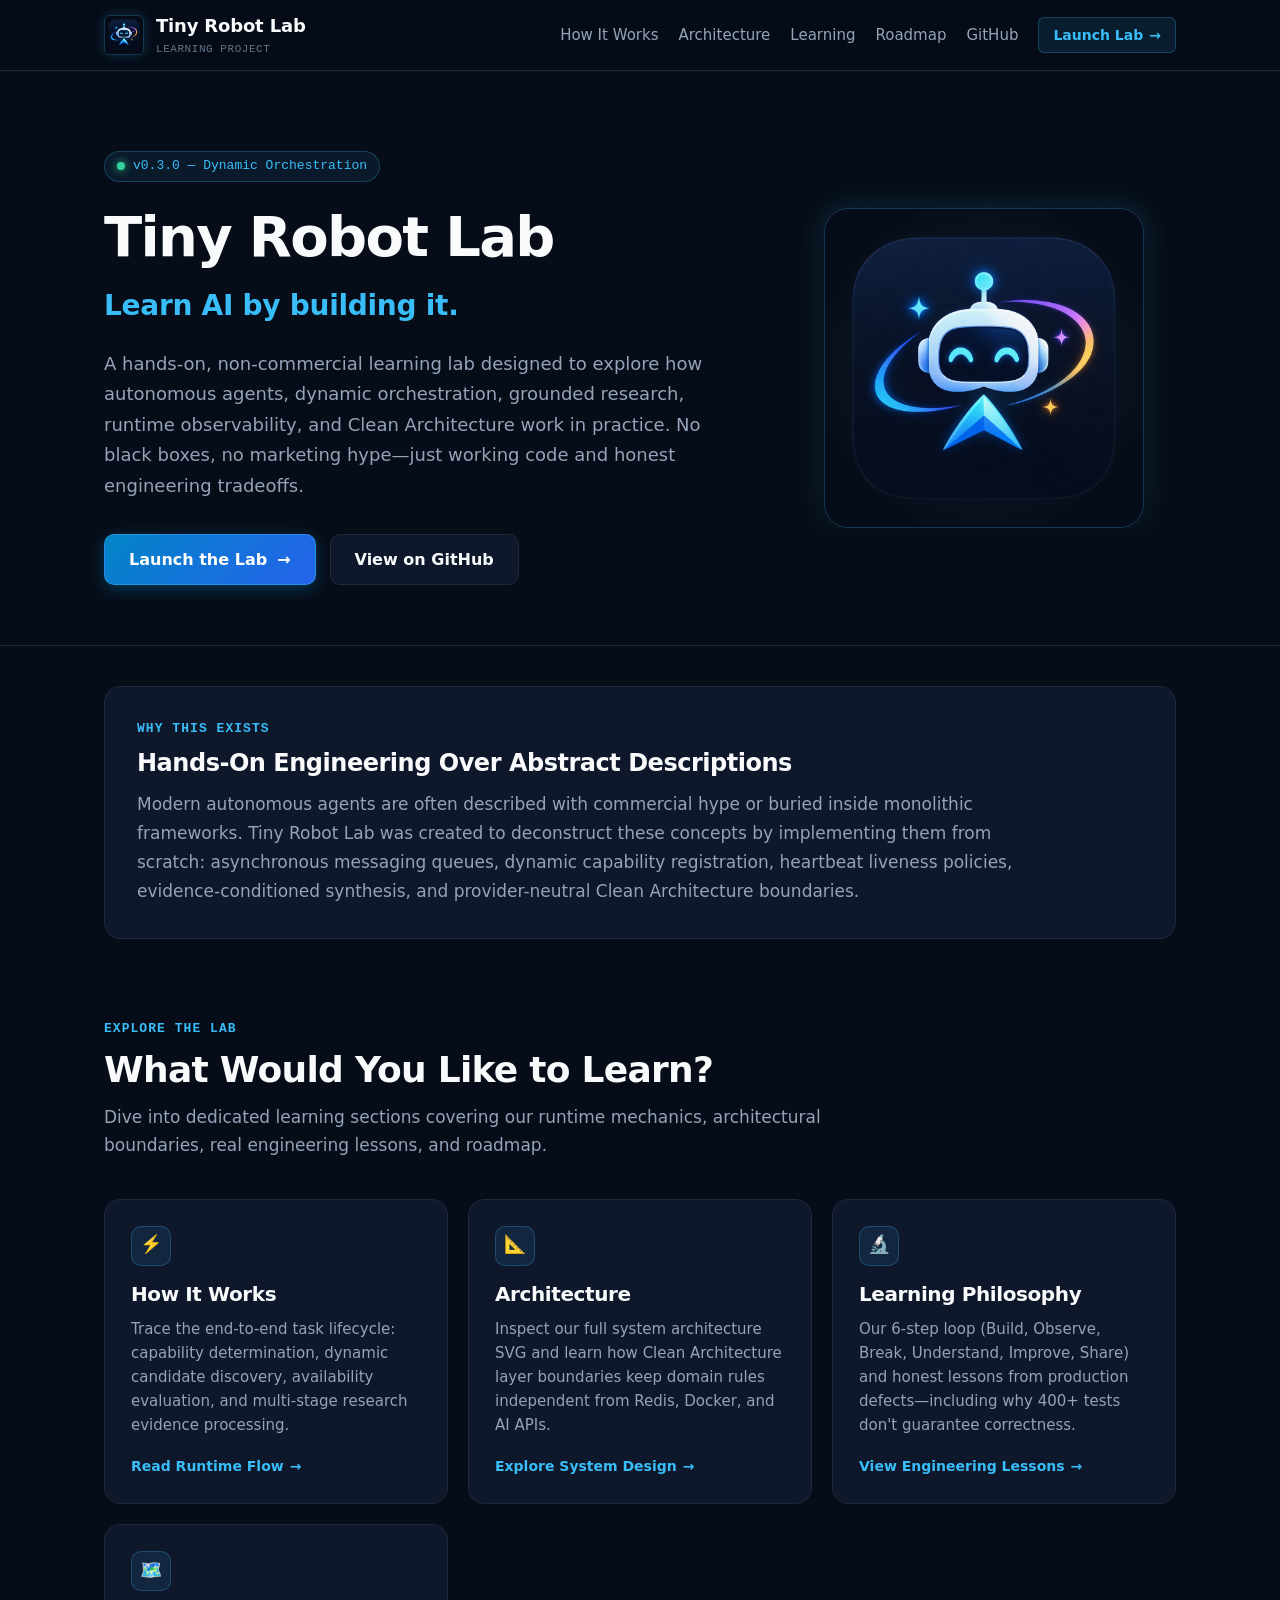
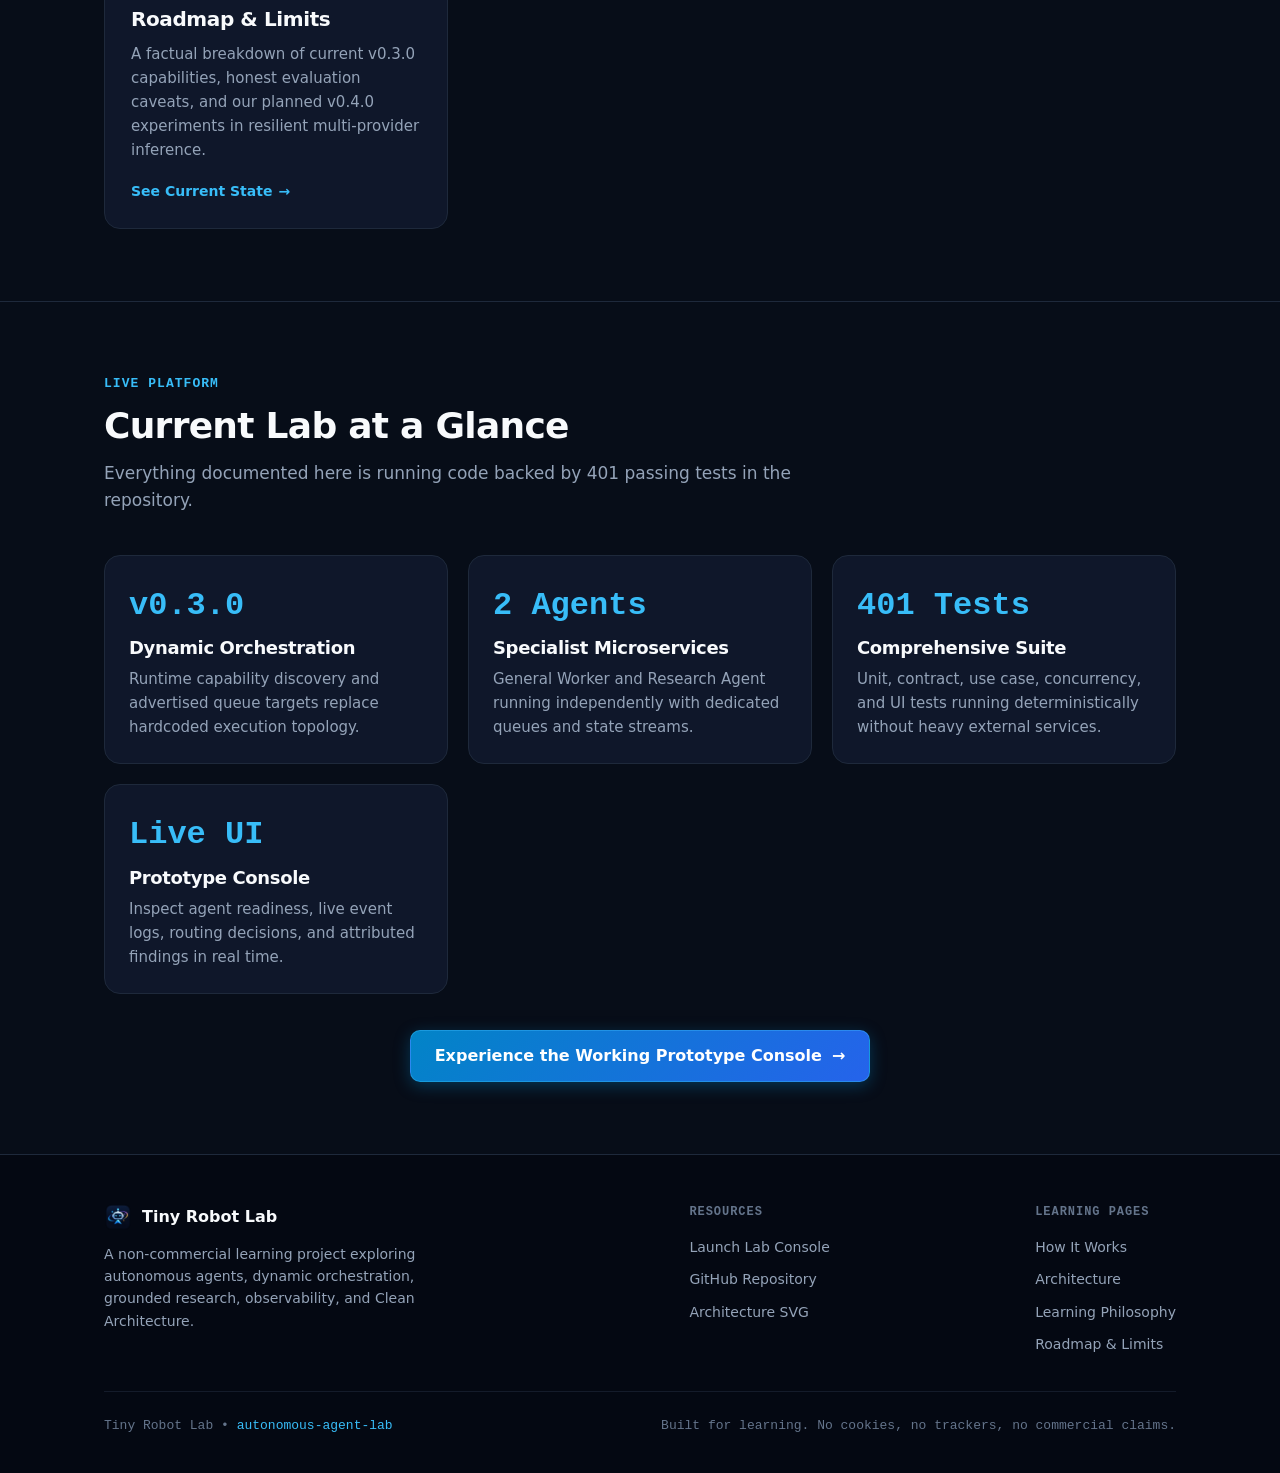
<file: index.html>
<!doctype html>
<html lang="en">
<head>
  <meta charset="utf-8">
  <meta name="viewport" content="width=device-width, initial-scale=1">
  <title>Tiny Robot Lab — Learn AI by building it</title>
  <meta name="description" content="A hands-on, non-commercial learning lab exploring autonomous agents, dynamic orchestration, grounded research, observability, and Clean Architecture.">
  
  <!-- Open Graph / Meta -->
  <meta property="og:type" content="website">
  <meta property="og:title" content="Tiny Robot Lab — Learn AI by building it">
  <meta property="og:description" content="Hands-on learning lab exploring autonomous agents, dynamic orchestration, grounded research, observability, and Clean Architecture.">
  <meta property="og:url" content="https://lab.tinyrobotlab.com">
  <meta property="og:image" content="assets/logo.png">

  <!-- Favicon Assets -->
  <link rel="icon" type="image/png" sizes="32x32" href="assets/favicon-32x32.png">
  <link rel="icon" type="image/png" sizes="16x16" href="assets/favicon-16x16.png">
  <link rel="shortcut icon" href="assets/favicon.ico">
  <link rel="apple-touch-icon" sizes="180x180" href="assets/apple-touch-icon.png">

  <!-- Stylesheet -->
  <link rel="stylesheet" href="styles.css">
</head>
<body>
  <a href="#main-content" class="skip-link">Skip to main content</a>

  <!-- Header -->
  <header class="site-header">
    <div class="container nav-wrap">
      <a href="index.html" class="brand-link" aria-label="Tiny Robot Lab Home">
        <img src="assets/logo.png" alt="Tiny Robot Lab Logo" class="brand-logo-img" width="40" height="40">
        <div class="brand-text-block">
          <span class="brand-name">Tiny Robot Lab</span>
          <span class="brand-tag">Learning Project</span>
        </div>
      </a>

      <nav class="nav-links" aria-label="Main Navigation">
        <a href="how-it-works.html" class="nav-item">How It Works</a>
        <a href="architecture.html" class="nav-item">Architecture</a>
        <a href="learning.html" class="nav-item">Learning</a>
        <a href="roadmap.html" class="nav-item">Roadmap</a>
        <a href="https://github.com/tomhalsan/autonomous-agent-lab" class="nav-item" target="_blank" rel="noopener noreferrer">GitHub</a>
        <a href="https://lab.tinyrobotlab.com" class="nav-btn" target="_blank" rel="noopener noreferrer">
          <span>Launch Lab</span>
          <span aria-hidden="true">→</span>
        </a>
      </nav>
    </div>
  </header>

  <main id="main-content">
    <!-- Hero Section -->
    <section class="hero-section">
      <div class="container hero-grid">
        <div class="hero-content">
          <div class="badge-version">
            <span class="badge-dot" aria-hidden="true"></span>
            <span>v0.3.0 — Dynamic Orchestration</span>
          </div>

          <h1>Tiny Robot Lab</h1>
          <p class="hero-phrase">Learn AI by building it.</p>
          <p class="hero-desc">
            A hands-on, non-commercial learning lab designed to explore how autonomous agents, dynamic orchestration, grounded research, runtime observability, and Clean Architecture work in practice. No black boxes, no marketing hype—just working code and honest engineering tradeoffs.
          </p>

          <div class="hero-actions">
            <a href="https://lab.tinyrobotlab.com" class="btn btn-primary" target="_blank" rel="noopener noreferrer">
              <span>Launch the Lab</span>
              <span aria-hidden="true">→</span>
            </a>
            <a href="https://github.com/tomhalsan/autonomous-agent-lab" class="btn btn-secondary" target="_blank" rel="noopener noreferrer">
              <span>View on GitHub</span>
            </a>
          </div>
        </div>

        <div class="hero-visual">
          <div class="avatar-frame">
            <img src="assets/logo.png" alt="Tiny Robot Lab Mascot" class="hero-avatar-img" width="320" height="320">
          </div>
        </div>
      </div>
    </section>

    <!-- Project Purpose -->
    <section class="section" style="padding-top: 40px; padding-bottom: 40px;">
      <div class="container">
        <div class="summary-box">
          <p class="section-label">Why This Exists</p>
          <h2 style="font-size: 1.5rem; margin-bottom: 12px;">Hands-On Engineering Over Abstract Descriptions</h2>
          <p style="font-size: 1.0625rem; line-height: 1.7; color: var(--text-muted); max-width: 900px;">
            Modern autonomous agents are often described with commercial hype or buried inside monolithic frameworks. Tiny Robot Lab was created to deconstruct these concepts by implementing them from scratch: asynchronous messaging queues, dynamic capability registration, heartbeat liveness policies, evidence-conditioned synthesis, and provider-neutral Clean Architecture boundaries.
          </p>
        </div>
      </div>
    </section>

    <!-- Exploration Navigation Cards -->
    <section class="section" style="border-top: none; padding-top: 0;">
      <div class="container">
        <div class="section-header">
          <p class="section-label">Explore The Lab</p>
          <h2 class="section-title">What Would You Like to Learn?</h2>
          <p class="section-lead">
            Dive into dedicated learning sections covering our runtime mechanics, architectural boundaries, real engineering lessons, and roadmap.
          </p>
        </div>

        <div class="explore-grid">
          <a href="how-it-works.html" class="explore-card">
            <div class="card-icon" aria-hidden="true">⚡</div>
            <h3>How It Works</h3>
            <p>
              Trace the end-to-end task lifecycle: capability determination, dynamic candidate discovery, availability evaluation, and multi-stage research evidence processing.
            </p>
            <span class="card-action">Read Runtime Flow <span aria-hidden="true">→</span></span>
          </a>

          <a href="architecture.html" class="explore-card">
            <div class="card-icon" aria-hidden="true">📐</div>
            <h3>Architecture</h3>
            <p>
              Inspect our full system architecture SVG and learn how Clean Architecture layer boundaries keep domain rules independent from Redis, Docker, and AI APIs.
            </p>
            <span class="card-action">Explore System Design <span aria-hidden="true">→</span></span>
          </a>

          <a href="learning.html" class="explore-card">
            <div class="card-icon" aria-hidden="true">🔬</div>
            <h3>Learning Philosophy</h3>
            <p>
              Our 6-step loop (Build, Observe, Break, Understand, Improve, Share) and honest lessons from production defects—including why 400+ tests don't guarantee correctness.
            </p>
            <span class="card-action">View Engineering Lessons <span aria-hidden="true">→</span></span>
          </a>

          <a href="roadmap.html" class="explore-card">
            <div class="card-icon" aria-hidden="true">🗺️</div>
            <h3>Roadmap &amp; Limits</h3>
            <p>
              A factual breakdown of current v0.3.0 capabilities, honest evaluation caveats, and our planned v0.4.0 experiments in resilient multi-provider inference.
            </p>
            <span class="card-action">See Current State <span aria-hidden="true">→</span></span>
          </a>
        </div>
      </div>
    </section>

    <!-- Current Lab Snapshot -->
    <section class="section">
      <div class="container">
        <div class="section-header">
          <p class="section-label">Live Platform</p>
          <h2 class="section-title">Current Lab at a Glance</h2>
          <p class="section-lead">
            Everything documented here is running code backed by 401 passing tests in the repository.
          </p>
        </div>

        <div class="facts-grid">
          <div class="fact-card">
            <div class="fact-metric">v0.3.0</div>
            <h3 class="fact-title">Dynamic Orchestration</h3>
            <p class="fact-desc">
              Runtime capability discovery and advertised queue targets replace hardcoded execution topology.
            </p>
          </div>

          <div class="fact-card">
            <div class="fact-metric">2 Agents</div>
            <h3 class="fact-title">Specialist Microservices</h3>
            <p class="fact-desc">
              General Worker and Research Agent running independently with dedicated queues and state streams.
            </p>
          </div>

          <div class="fact-card">
            <div class="fact-metric">401 Tests</div>
            <h3 class="fact-title">Comprehensive Suite</h3>
            <p class="fact-desc">
              Unit, contract, use case, concurrency, and UI tests running deterministically without heavy external services.
            </p>
          </div>

          <div class="fact-card">
            <div class="fact-metric">Live UI</div>
            <h3 class="fact-title">Prototype Console</h3>
            <p class="fact-desc">
              Inspect agent readiness, live event logs, routing decisions, and attributed findings in real time.
            </p>
          </div>
        </div>

        <div style="margin-top: 36px; text-align: center;">
          <a href="https://lab.tinyrobotlab.com" class="btn btn-primary" target="_blank" rel="noopener noreferrer">
            <span>Experience the Working Prototype Console</span>
            <span aria-hidden="true">→</span>
          </a>
        </div>
      </div>
    </section>
  </main>

  <!-- Footer -->
  <footer class="site-footer">
    <div class="container">
      <div class="footer-inner">
        <div class="footer-brand">
          <div class="footer-logo-row">
            <img src="assets/logo.png" alt="Tiny Robot Lab" class="footer-logo-img" width="28" height="28">
            <span class="footer-brand-title">Tiny Robot Lab</span>
          </div>
          <p class="footer-desc">
            A non-commercial learning project exploring autonomous agents, dynamic orchestration, grounded research, observability, and Clean Architecture.
          </p>
        </div>

        <div class="footer-links-group">
          <p class="footer-links-title">Resources</p>
          <a href="https://lab.tinyrobotlab.com" class="footer-link" target="_blank" rel="noopener noreferrer">Launch Lab Console</a>
          <a href="https://github.com/tomhalsan/autonomous-agent-lab" class="footer-link" target="_blank" rel="noopener noreferrer">GitHub Repository</a>
          <a href="assets/architecture.svg" class="footer-link" target="_blank" rel="noopener noreferrer">Architecture SVG</a>
        </div>

        <div class="footer-links-group">
          <p class="footer-links-title">Learning Pages</p>
          <a href="how-it-works.html" class="footer-link">How It Works</a>
          <a href="architecture.html" class="footer-link">Architecture</a>
          <a href="learning.html" class="footer-link">Learning Philosophy</a>
          <a href="roadmap.html" class="footer-link">Roadmap &amp; Limits</a>
        </div>
      </div>

      <div class="footer-bottom">
        <span>Tiny Robot Lab • <a href="https://github.com/tomhalsan/autonomous-agent-lab" target="_blank" rel="noopener noreferrer">autonomous-agent-lab</a></span>
        <span>Built for learning. No cookies, no trackers, no commercial claims.</span>
      </div>
    </div>
  </footer>
</body>
</html>
</file>
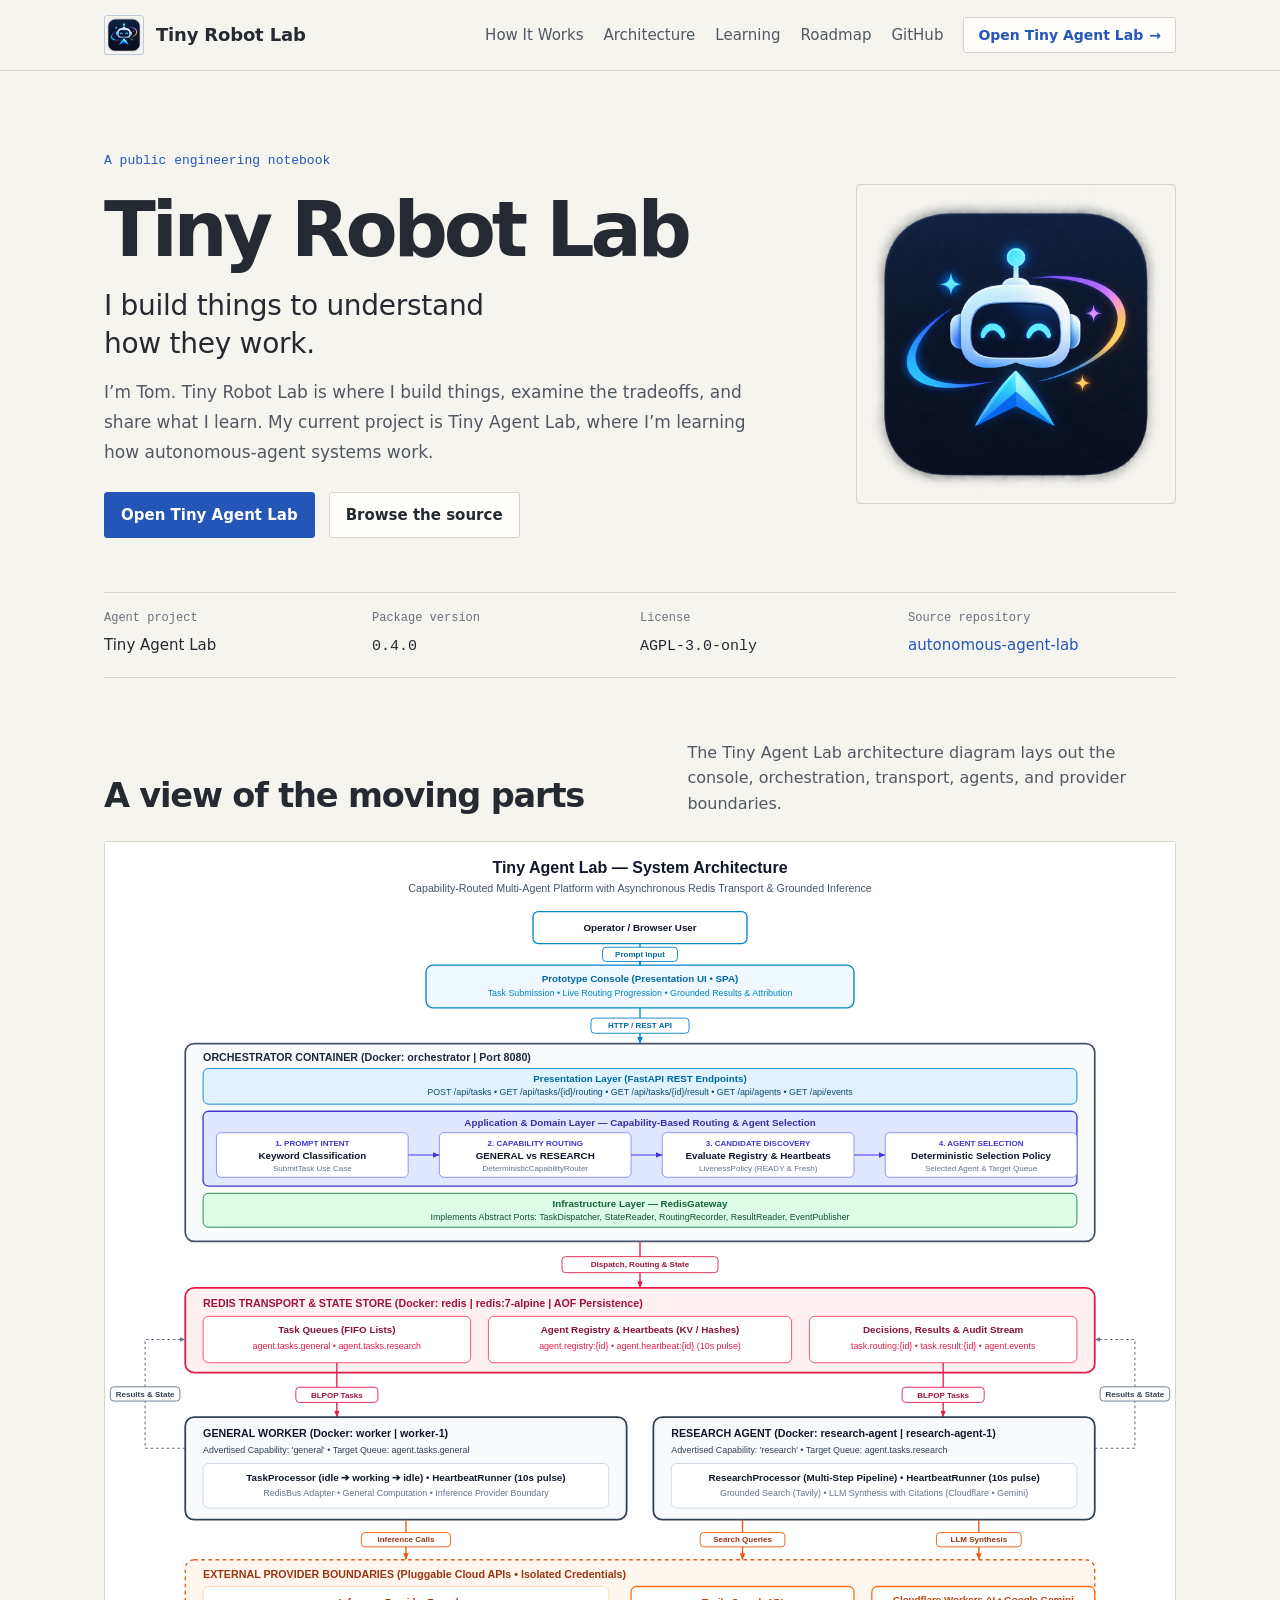
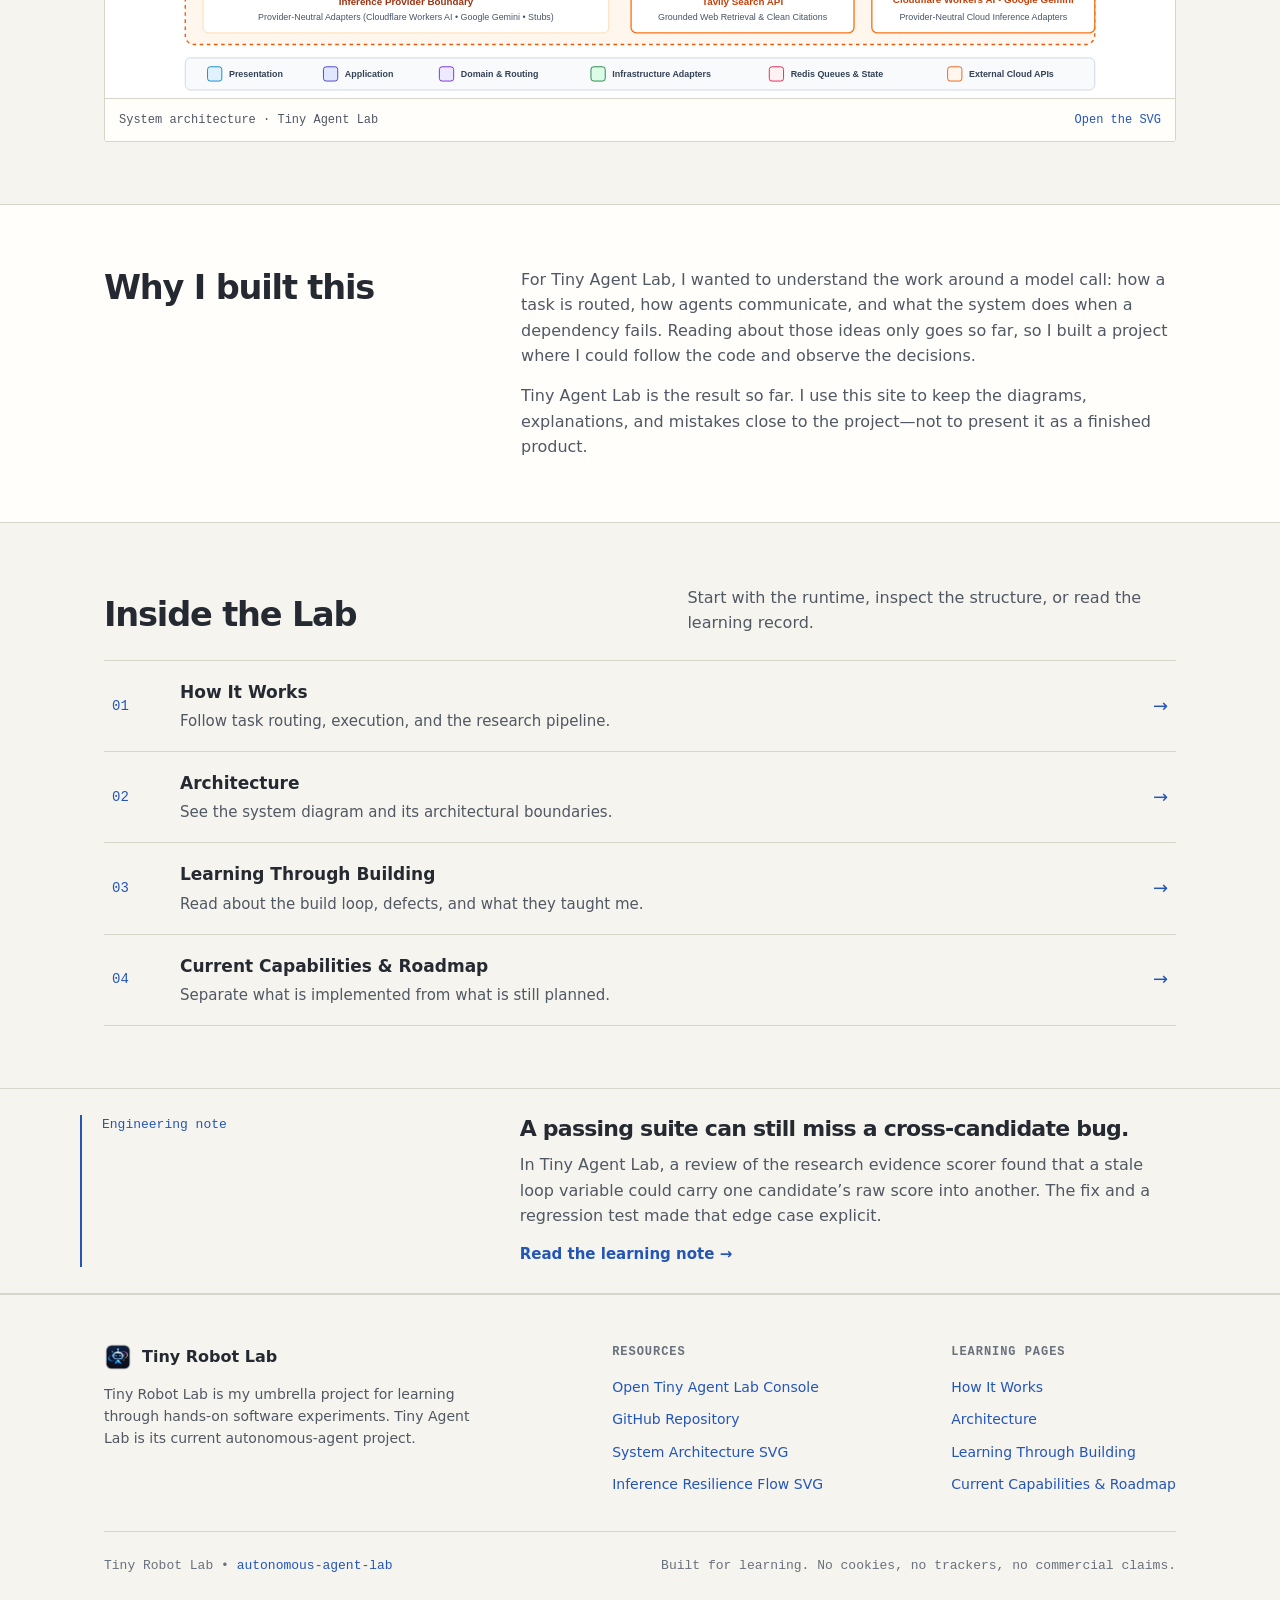
<file: public/index.html>
<!doctype html>
<html lang="en">
<head>
  <meta charset="utf-8">
  <meta name="viewport" content="width=device-width, initial-scale=1">
  <title>Tiny Robot Lab — Engineering notes from a learning project</title>
  <meta name="description" content="I build things to understand how they work. Tiny Robot Lab is my learning notebook; Tiny Agent Lab is my current autonomous-agent project.">

  <meta property="og:type" content="website">
  <meta property="og:title" content="Tiny Robot Lab — Engineering notes from a learning project">
  <meta property="og:description" content="Tiny Robot Lab is where I build things to understand how they work. My current project is Tiny Agent Lab, an autonomous-agent learning project.">
  <meta property="og:url" content="https://tinyrobotlab.com">
  <meta property="og:image" content="assets/logo.png">

  <link rel="icon" type="image/png" sizes="32x32" href="assets/favicon-32x32.png">
  <link rel="icon" type="image/png" sizes="16x16" href="assets/favicon-16x16.png">
  <link rel="shortcut icon" href="assets/favicon.ico">
  <link rel="apple-touch-icon" sizes="180x180" href="assets/apple-touch-icon.png">
  <link rel="stylesheet" href="styles.css">
  <script src="nav.js" defer></script>
</head>
<body class="home-page">
  <a href="#main-content" class="skip-link">Skip to main content</a>

  <header class="site-header">
    <div class="container nav-wrap">
      <a href="index.html" class="brand-link" aria-label="Tiny Robot Lab Home" aria-current="page">
        <img src="assets/logo.png" alt="" class="brand-logo-img" width="40" height="40">
        <span class="brand-name">Tiny Robot Lab</span>
      </a>

      <button class="nav-toggle" type="button" aria-expanded="false" aria-controls="primary-nav" aria-label="Open navigation menu">
        <svg class="nav-icon menu-icon" width="22" height="22" viewBox="0 0 24 24" fill="none" stroke="currentColor" stroke-width="2" stroke-linecap="round" stroke-linejoin="round" aria-hidden="true">
          <line x1="4" y1="6" x2="20" y2="6"></line>
          <line x1="4" y1="12" x2="20" y2="12"></line>
          <line x1="4" y1="18" x2="20" y2="18"></line>
        </svg>
        <svg class="nav-icon close-icon" width="22" height="22" viewBox="0 0 24 24" fill="none" stroke="currentColor" stroke-width="2" stroke-linecap="round" stroke-linejoin="round" aria-hidden="true">
          <line x1="18" y1="6" x2="6" y2="18"></line>
          <line x1="6" y1="6" x2="18" y2="18"></line>
        </svg>
      </button>

      <nav id="primary-nav" class="nav-links" aria-label="Main Navigation">
        <a href="how-it-works.html" class="nav-item">How It Works</a>
        <a href="architecture.html" class="nav-item">Architecture</a>
        <a href="learning.html" class="nav-item">Learning</a>
        <a href="roadmap.html" class="nav-item">Roadmap</a>
        <a href="https://github.com/Tiny-Robot-Lab/autonomous-agent-lab" class="nav-item" target="_blank" rel="noopener noreferrer">GitHub</a>
        <a href="https://agents.tinyrobotlab.com" class="nav-btn" target="_blank" rel="noopener noreferrer">
          <span>Open Tiny Agent Lab</span>
          <span aria-hidden="true">→</span>
        </a>
      </nav>
    </div>
  </header>

  <main id="main-content">
    <section class="home-hero">
      <div class="container home-hero-grid">
        <div class="home-hero-copy">
          <p class="home-kicker">A public engineering notebook</p>
          <h1>Tiny Robot Lab</h1>
          <p class="hero-phrase">I build things to understand how they work.</p>
          <p class="home-intro">
            I’m Tom. Tiny Robot Lab is where I build things, examine the tradeoffs, and share what I learn. My current project is Tiny Agent Lab, where I’m learning how autonomous-agent systems work.
          </p>
          <div class="hero-actions">
            <a href="https://agents.tinyrobotlab.com" class="btn btn-primary" target="_blank" rel="noopener noreferrer">Open Tiny Agent Lab</a>
            <a href="https://github.com/Tiny-Robot-Lab/autonomous-agent-lab" class="btn btn-secondary" target="_blank" rel="noopener noreferrer">Browse the source</a>
          </div>
        </div>
        <div class="home-robot">
          <img src="assets/logo.png" alt="The Tiny Robot Lab mascot, a small friendly robot." class="home-robot-img" width="320" height="320">
        </div>
      </div>
    </section>

    <section class="container" aria-label="Project details">
      <dl class="spec-strip">
        <div>
          <dt>Agent project</dt>
          <dd>Tiny Agent Lab</dd>
        </div>
        <div>
          <dt>Package version</dt>
          <dd><code>0.4.0</code></dd>
        </div>
        <div>
          <dt>License</dt>
          <dd><code>AGPL-3.0-only</code></dd>
        </div>
        <div>
          <dt>Source repository</dt>
          <dd><a href="https://github.com/Tiny-Robot-Lab/autonomous-agent-lab" target="_blank" rel="noopener noreferrer">autonomous-agent-lab</a></dd>
        </div>
      </dl>
    </section>

    <section class="home-section container" aria-labelledby="architecture-title">
      <div class="home-section-heading">
        <div>
          <h2 id="architecture-title">A view of the moving parts</h2>
        </div>
        <p>The Tiny Agent Lab architecture diagram lays out the console, orchestration, transport, agents, and provider boundaries.</p>
      </div>
      <figure class="home-architecture">
        <a href="assets/architecture.svg" target="_blank" rel="noopener noreferrer" aria-label="Open the full system architecture SVG">
          <img src="assets/architecture.svg" alt="System architecture diagram showing the browser console, orchestrator layers, Redis transport and state, worker and research agent, and external provider boundaries." width="1200" height="960">
        </a>
        <figcaption>
          <span>System architecture · Tiny Agent Lab</span>
          <a href="assets/architecture.svg" target="_blank" rel="noopener noreferrer">Open the SVG</a>
        </figcaption>
      </figure>
    </section>

    <section class="home-section home-why" aria-labelledby="why-title">
      <div class="container home-why-grid">
        <h2 id="why-title">Why I built this</h2>
        <div>
          <p>
            For Tiny Agent Lab, I wanted to understand the work around a model call: how a task is routed, how agents communicate, and what the system does when a dependency fails. Reading about those ideas only goes so far, so I built a project where I could follow the code and observe the decisions.
          </p>
          <p>
            Tiny Agent Lab is the result so far. I use this site to keep the diagrams, explanations, and mistakes close to the project—not to present it as a finished product.
          </p>
        </div>
      </div>
    </section>

    <section class="home-section container" aria-labelledby="inside-title">
      <div class="home-section-heading home-index-heading">
        <div>
          <h2 id="inside-title">Inside the Lab</h2>
        </div>
        <p>Start with the runtime, inspect the structure, or read the learning record.</p>
      </div>
      <ol class="home-index">
        <li>
          <a href="how-it-works.html">
            <span class="home-index-number">01</span>
            <span class="home-index-copy">
              <strong>How It Works</strong>
              <span>Follow task routing, execution, and the research pipeline.</span>
            </span>
            <span class="home-index-arrow" aria-hidden="true">→</span>
          </a>
        </li>
        <li>
          <a href="architecture.html">
            <span class="home-index-number">02</span>
            <span class="home-index-copy">
              <strong>Architecture</strong>
              <span>See the system diagram and its architectural boundaries.</span>
            </span>
            <span class="home-index-arrow" aria-hidden="true">→</span>
          </a>
        </li>
        <li>
          <a href="learning.html">
            <span class="home-index-number">03</span>
            <span class="home-index-copy">
              <strong>Learning Through Building</strong>
              <span>Read about the build loop, defects, and what they taught me.</span>
            </span>
            <span class="home-index-arrow" aria-hidden="true">→</span>
          </a>
        </li>
        <li>
          <a href="roadmap.html">
            <span class="home-index-number">04</span>
            <span class="home-index-copy">
              <strong>Current Capabilities &amp; Roadmap</strong>
              <span>Separate what is implemented from what is still planned.</span>
            </span>
            <span class="home-index-arrow" aria-hidden="true">→</span>
          </a>
        </li>
      </ol>
    </section>

    <aside class="home-note" aria-labelledby="note-title">
      <div class="container home-note-inner">
        <p class="home-note-label">Engineering note</p>
        <div>
          <h2 id="note-title">A passing suite can still miss a cross-candidate bug.</h2>
          <p>
            In Tiny Agent Lab, a review of the research evidence scorer found that a stale loop variable could carry one candidate’s raw score into another. The fix and a regression test made that edge case explicit.
          </p>
          <a href="learning.html">Read the learning note <span aria-hidden="true">→</span></a>
        </div>
      </div>
    </aside>
  </main>

  <footer class="site-footer">
    <div class="container">
      <div class="footer-inner">
        <div class="footer-brand">
          <div class="footer-logo-row">
            <img src="assets/logo.png" alt="" class="footer-logo-img" width="28" height="28">
            <span class="footer-brand-title">Tiny Robot Lab</span>
          </div>
          <p class="footer-desc">
            Tiny Robot Lab is my umbrella project for learning through hands-on software experiments. Tiny Agent Lab is its current autonomous-agent project.
          </p>
        </div>

        <div class="footer-links-group">
          <p class="footer-links-title">Resources</p>
          <a href="https://agents.tinyrobotlab.com" class="footer-link" target="_blank" rel="noopener noreferrer">Open Tiny Agent Lab Console</a>
          <a href="https://github.com/Tiny-Robot-Lab/autonomous-agent-lab" class="footer-link" target="_blank" rel="noopener noreferrer">GitHub Repository</a>
          <a href="assets/architecture.svg" class="footer-link" target="_blank" rel="noopener noreferrer">System Architecture SVG</a>
          <a href="assets/inference-provider-flow.svg" class="footer-link" target="_blank" rel="noopener noreferrer">Inference Resilience Flow SVG</a>
        </div>

        <div class="footer-links-group">
          <p class="footer-links-title">Learning Pages</p>
          <a href="how-it-works.html" class="footer-link">How It Works</a>
          <a href="architecture.html" class="footer-link">Architecture</a>
          <a href="learning.html" class="footer-link">Learning Through Building</a>
          <a href="roadmap.html" class="footer-link">Current Capabilities &amp; Roadmap</a>
        </div>
      </div>

      <div class="footer-bottom">
        <span>Tiny Robot Lab • <a href="https://github.com/Tiny-Robot-Lab/autonomous-agent-lab" target="_blank" rel="noopener noreferrer">autonomous-agent-lab</a></span>
        <span>Built for learning. No cookies, no trackers, no commercial claims.</span>
      </div>
    </div>
  </footer>
</body>
</html>
</file>
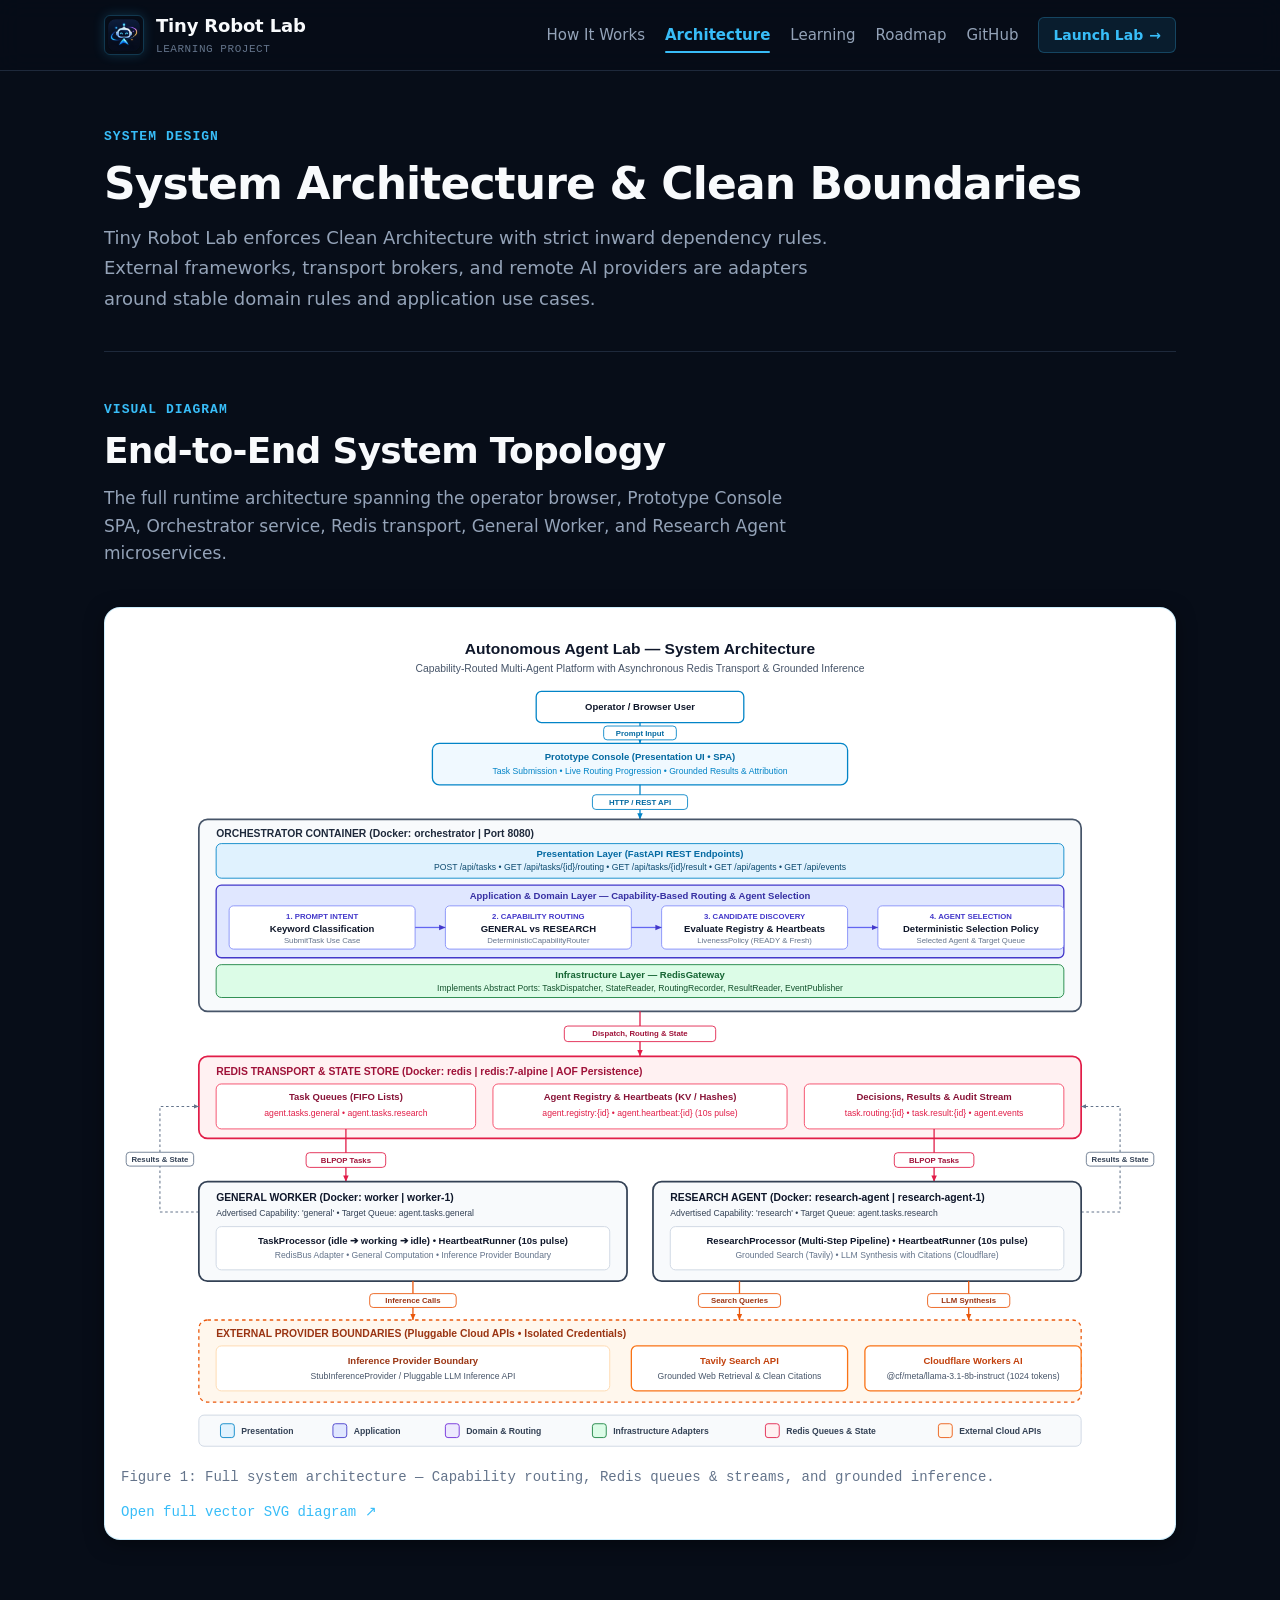
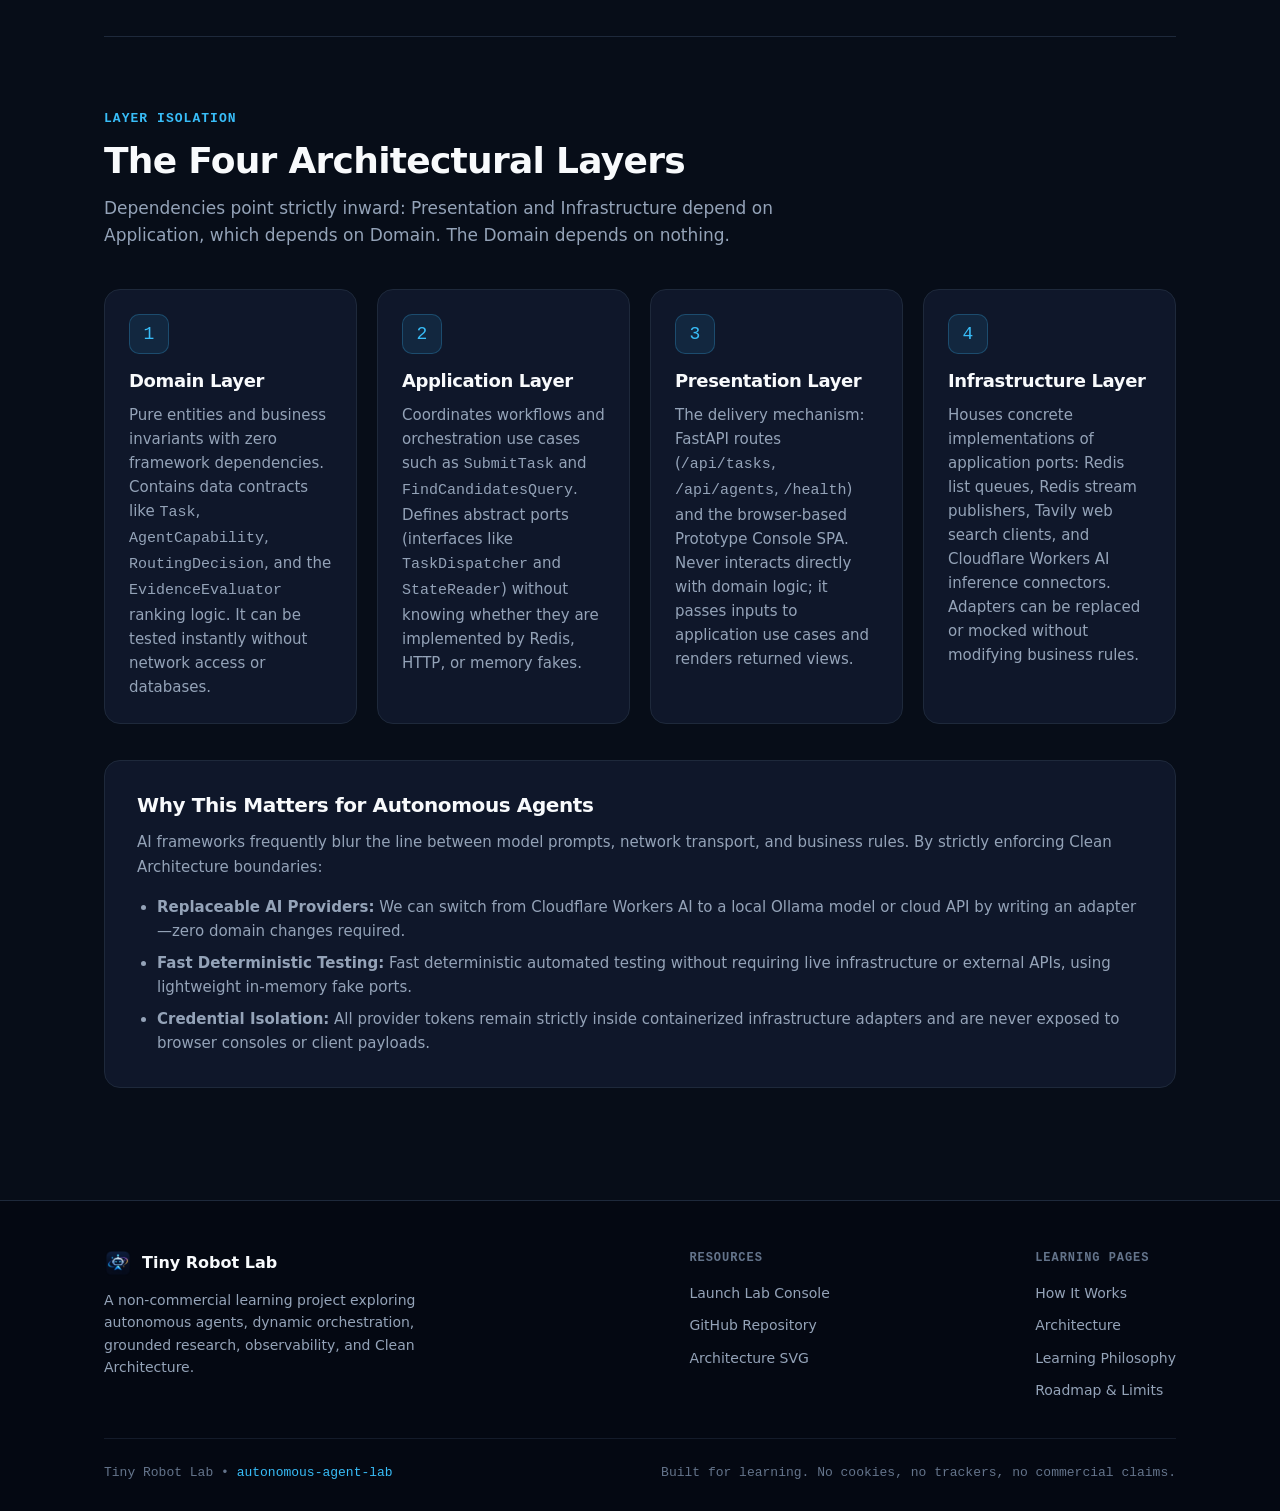
<file: architecture.html>
<!doctype html>
<html lang="en">
<head>
  <meta charset="utf-8">
  <meta name="viewport" content="width=device-width, initial-scale=1">
  <title>System Architecture &amp; Clean Boundaries — Tiny Robot Lab</title>
  <meta name="description" content="Detailed system architecture and Clean Architecture layer boundaries of Tiny Robot Lab: separating domain logic from Redis, Docker, and AI providers.">
  
  <!-- Open Graph / Meta -->
  <meta property="og:type" content="article">
  <meta property="og:title" content="System Architecture &amp; Clean Boundaries — Tiny Robot Lab">
  <meta property="og:description" content="Detailed system architecture and Clean Architecture layer boundaries of Tiny Robot Lab: separating domain logic from Redis, Docker, and AI providers.">
  <meta property="og:url" content="https://lab.tinyrobotlab.com/architecture.html">
  <meta property="og:image" content="assets/logo.png">

  <!-- Favicon Assets -->
  <link rel="icon" type="image/png" sizes="32x32" href="assets/favicon-32x32.png">
  <link rel="icon" type="image/png" sizes="16x16" href="assets/favicon-16x16.png">
  <link rel="shortcut icon" href="assets/favicon.ico">
  <link rel="apple-touch-icon" sizes="180x180" href="assets/apple-touch-icon.png">

  <!-- Stylesheet -->
  <link rel="stylesheet" href="styles.css">
</head>
<body>
  <a href="#main-content" class="skip-link">Skip to main content</a>

  <!-- Header -->
  <header class="site-header">
    <div class="container nav-wrap">
      <a href="index.html" class="brand-link" aria-label="Tiny Robot Lab Home">
        <img src="assets/logo.png" alt="Tiny Robot Lab Logo" class="brand-logo-img" width="40" height="40">
        <div class="brand-text-block">
          <span class="brand-name">Tiny Robot Lab</span>
          <span class="brand-tag">Learning Project</span>
        </div>
      </a>

      <nav class="nav-links" aria-label="Main Navigation">
        <a href="how-it-works.html" class="nav-item">How It Works</a>
        <a href="architecture.html" class="nav-item active" aria-current="page">Architecture</a>
        <a href="learning.html" class="nav-item">Learning</a>
        <a href="roadmap.html" class="nav-item">Roadmap</a>
        <a href="https://github.com/tomhalsan/autonomous-agent-lab" class="nav-item" target="_blank" rel="noopener noreferrer">GitHub</a>
        <a href="https://lab.tinyrobotlab.com" class="nav-btn" target="_blank" rel="noopener noreferrer">
          <span>Launch Lab</span>
          <span aria-hidden="true">→</span>
        </a>
      </nav>
    </div>
  </header>

  <main id="main-content">
    <div class="container">
      <header class="page-header">
        <p class="section-label">System Design</p>
        <h1>System Architecture &amp; Clean Boundaries</h1>
        <p class="page-lead">
          Tiny Robot Lab enforces Clean Architecture with strict inward dependency rules. External frameworks, transport brokers, and remote AI providers are adapters around stable domain rules and application use cases.
        </p>
      </header>

      <!-- Architecture Vector Diagram -->
      <section class="section" style="border-top: none; padding-top: 0;">
        <div class="section-header">
          <p class="section-label">Visual Diagram</p>
          <h2 class="section-title">End-to-End System Topology</h2>
          <p class="section-lead">
            The full runtime architecture spanning the operator browser, Prototype Console SPA, Orchestrator service, Redis transport, General Worker, and Research Agent microservices.
          </p>
        </div>

        <figure class="architecture-frame">
          <img src="assets/architecture.svg" alt="Autonomous Agent Lab System Architecture Diagram showing Console, Orchestrator, Redis, General Worker, and Research Agent" class="architecture-img" width="1200" height="960" loading="lazy">
          <figcaption class="arch-caption">
            <span>Figure 1: Full system architecture — Capability routing, Redis queues &amp; streams, and grounded inference.</span>
            <a href="assets/architecture.svg" target="_blank" rel="noopener noreferrer">Open full vector SVG diagram ↗</a>
          </figcaption>
        </figure>
      </section>

      <!-- Clean Architecture Layers -->
      <section class="section">
        <div class="section-header">
          <p class="section-label">Layer Isolation</p>
          <h2 class="section-title">The Four Architectural Layers</h2>
          <p class="section-lead">
            Dependencies point strictly inward: Presentation and Infrastructure depend on Application, which depends on Domain. The Domain depends on nothing.
          </p>
        </div>

        <div class="card-grid">
          <article class="card">
            <div class="card-icon" aria-hidden="true">1</div>
            <h3 class="card-title">Domain Layer</h3>
            <p class="card-desc">
              Pure entities and business invariants with zero framework dependencies. Contains data contracts like <code>Task</code>, <code>AgentCapability</code>, <code>RoutingDecision</code>, and the <code>EvidenceEvaluator</code> ranking logic. It can be tested instantly without network access or databases.
            </p>
          </article>

          <article class="card">
            <div class="card-icon" aria-hidden="true">2</div>
            <h3 class="card-title">Application Layer</h3>
            <p class="card-desc">
              Coordinates workflows and orchestration use cases such as <code>SubmitTask</code> and <code>FindCandidatesQuery</code>. Defines abstract ports (interfaces like <code>TaskDispatcher</code> and <code>StateReader</code>) without knowing whether they are implemented by Redis, HTTP, or memory fakes.
            </p>
          </article>

          <article class="card">
            <div class="card-icon" aria-hidden="true">3</div>
            <h3 class="card-title">Presentation Layer</h3>
            <p class="card-desc">
              The delivery mechanism: FastAPI routes (<code>/api/tasks</code>, <code>/api/agents</code>, <code>/health</code>) and the browser-based Prototype Console SPA. Never interacts directly with domain logic; it passes inputs to application use cases and renders returned views.
            </p>
          </article>

          <article class="card">
            <div class="card-icon" aria-hidden="true">4</div>
            <h3 class="card-title">Infrastructure Layer</h3>
            <p class="card-desc">
              Houses concrete implementations of application ports: Redis list queues, Redis stream publishers, Tavily web search clients, and Cloudflare Workers AI inference connectors. Adapters can be replaced or mocked without modifying business rules.
            </p>
          </article>
        </div>

        <!-- Architectural Benefits -->
        <div class="summary-box" style="margin-top: 36px;">
          <h3 style="font-size: 1.25rem; margin-bottom: 12px; color: var(--text-main);">Why This Matters for Autonomous Agents</h3>
          <p style="font-size: 0.9375rem; line-height: 1.7; color: var(--text-muted); margin-bottom: 14px;">
            AI frameworks frequently blur the line between model prompts, network transport, and business rules. By strictly enforcing Clean Architecture boundaries:
          </p>
          <ul style="margin-left: 20px; display: flex; flex-direction: column; gap: 8px; font-size: 0.9375rem; color: var(--text-muted);">
            <li><strong>Replaceable AI Providers:</strong> We can switch from Cloudflare Workers AI to a local Ollama model or cloud API by writing an adapter—zero domain changes required.</li>
            <li><strong>Fast Deterministic Testing:</strong> Fast deterministic automated testing without requiring live infrastructure or external APIs, using lightweight in-memory fake ports.</li>
            <li><strong>Credential Isolation:</strong> All provider tokens remain strictly inside containerized infrastructure adapters and are never exposed to browser consoles or client payloads.</li>
          </ul>
        </div>
      </section>
    </div>
  </main>

  <!-- Footer -->
  <footer class="site-footer">
    <div class="container">
      <div class="footer-inner">
        <div class="footer-brand">
          <div class="footer-logo-row">
            <img src="assets/logo.png" alt="Tiny Robot Lab" class="footer-logo-img" width="28" height="28">
            <span class="footer-brand-title">Tiny Robot Lab</span>
          </div>
          <p class="footer-desc">
            A non-commercial learning project exploring autonomous agents, dynamic orchestration, grounded research, observability, and Clean Architecture.
          </p>
        </div>

        <div class="footer-links-group">
          <p class="footer-links-title">Resources</p>
          <a href="https://lab.tinyrobotlab.com" class="footer-link" target="_blank" rel="noopener noreferrer">Launch Lab Console</a>
          <a href="https://github.com/tomhalsan/autonomous-agent-lab" class="footer-link" target="_blank" rel="noopener noreferrer">GitHub Repository</a>
          <a href="assets/architecture.svg" class="footer-link" target="_blank" rel="noopener noreferrer">Architecture SVG</a>
        </div>

        <div class="footer-links-group">
          <p class="footer-links-title">Learning Pages</p>
          <a href="how-it-works.html" class="footer-link">How It Works</a>
          <a href="architecture.html" class="footer-link">Architecture</a>
          <a href="learning.html" class="footer-link">Learning Philosophy</a>
          <a href="roadmap.html" class="footer-link">Roadmap &amp; Limits</a>
        </div>
      </div>

      <div class="footer-bottom">
        <span>Tiny Robot Lab • <a href="https://github.com/tomhalsan/autonomous-agent-lab" target="_blank" rel="noopener noreferrer">autonomous-agent-lab</a></span>
        <span>Built for learning. No cookies, no trackers, no commercial claims.</span>
      </div>
    </div>
  </footer>
</body>
</html>
</file>
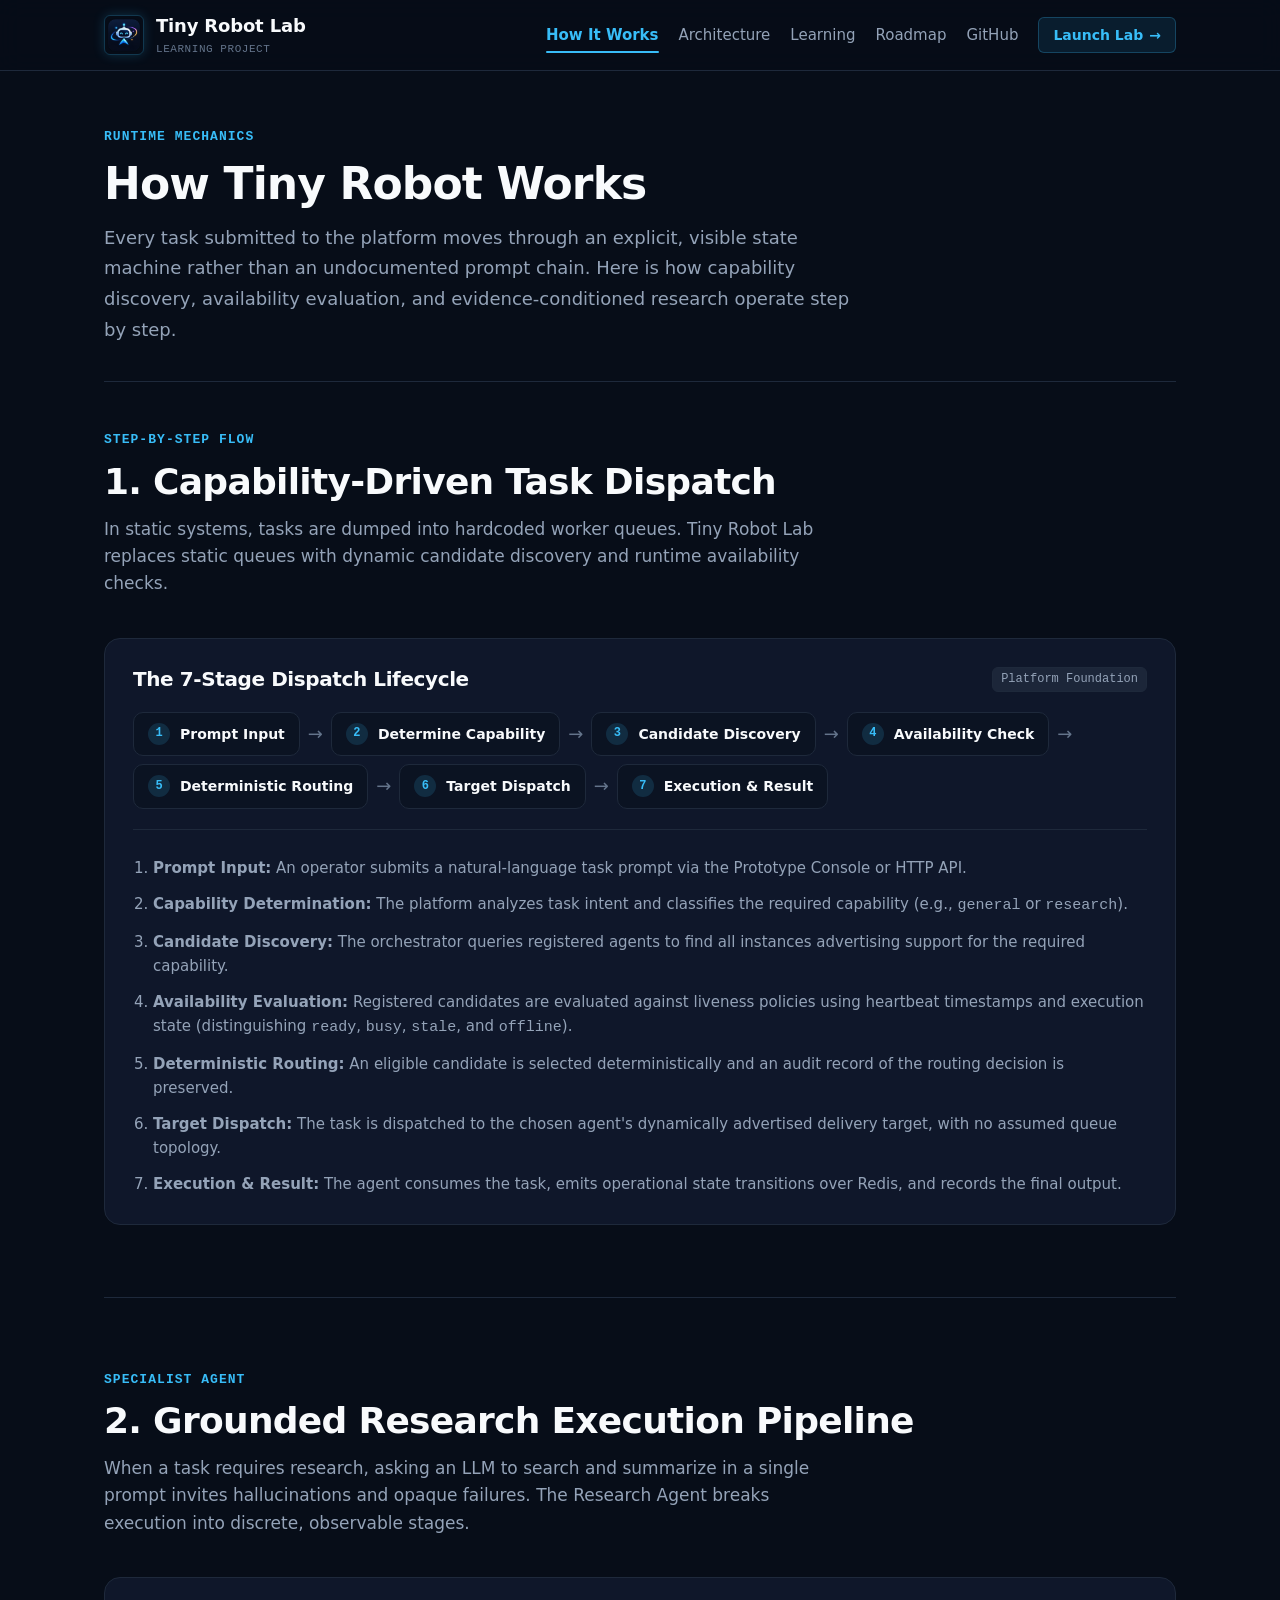
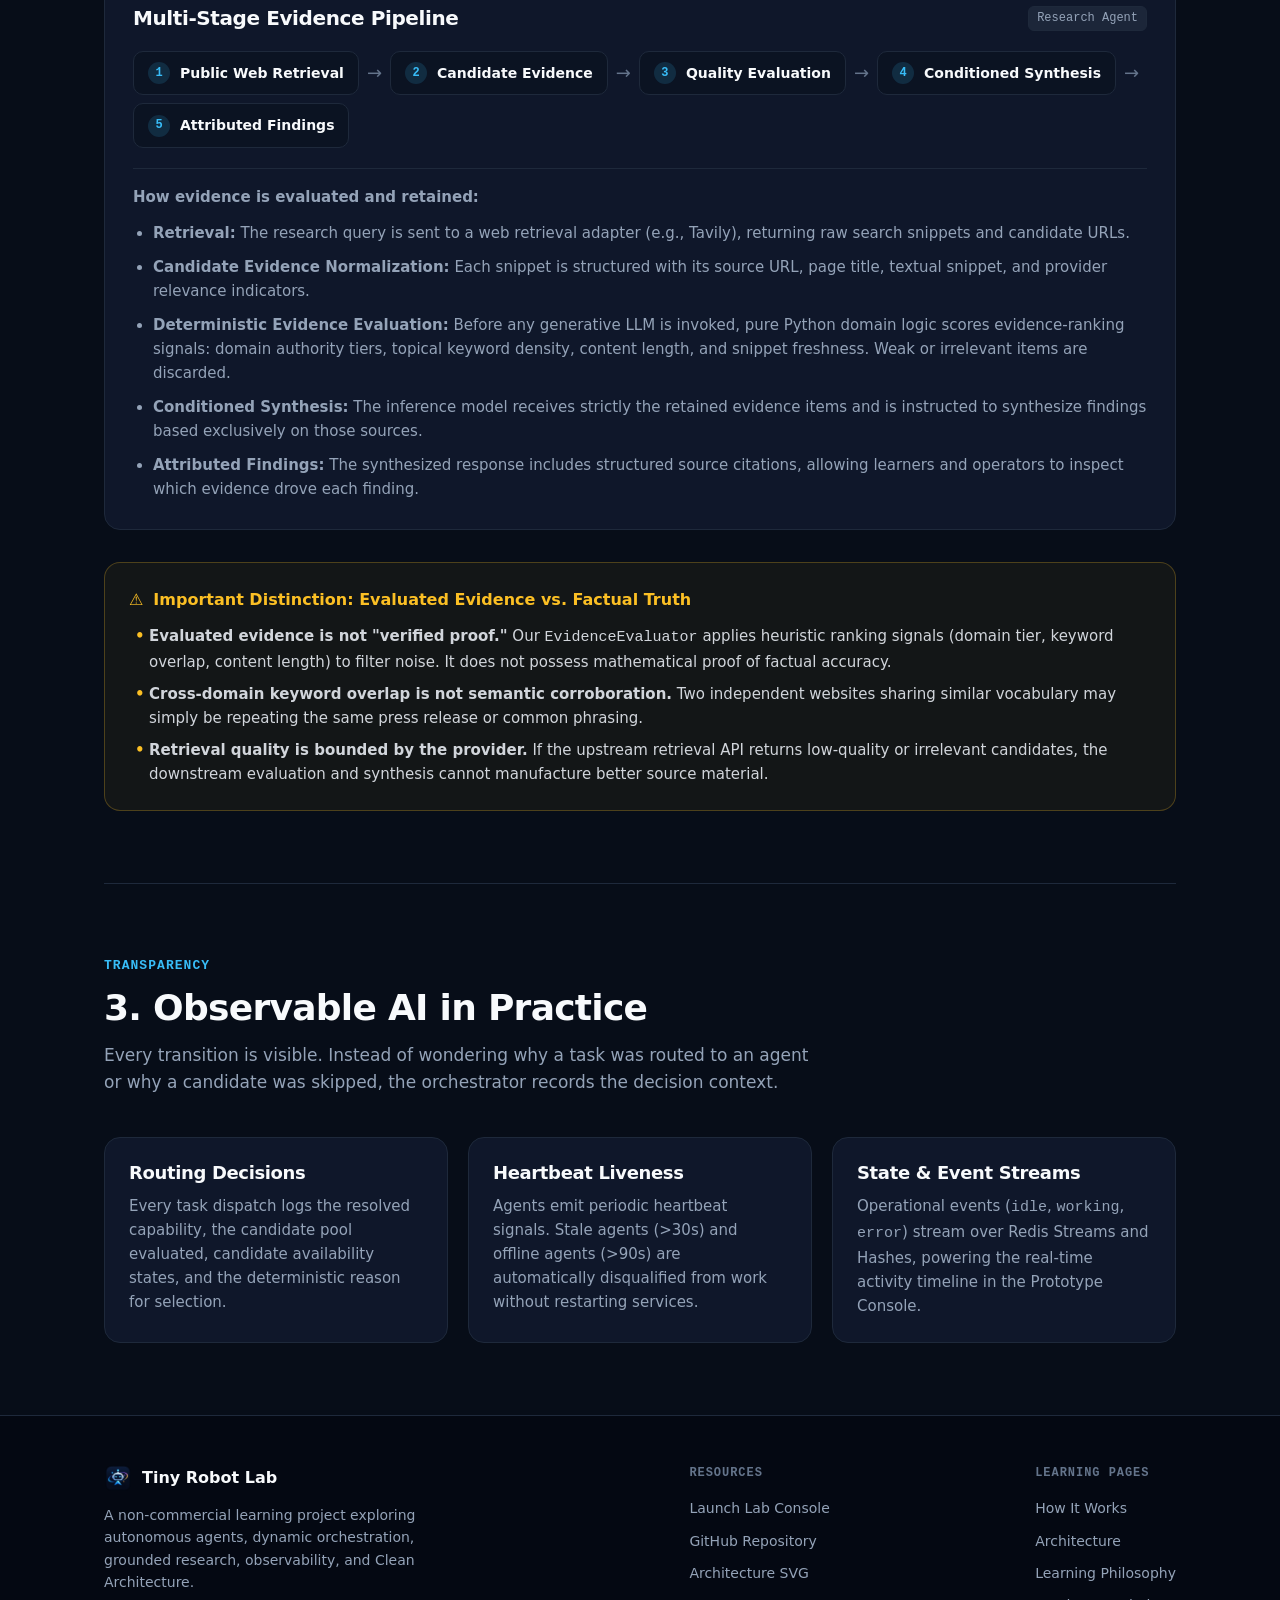
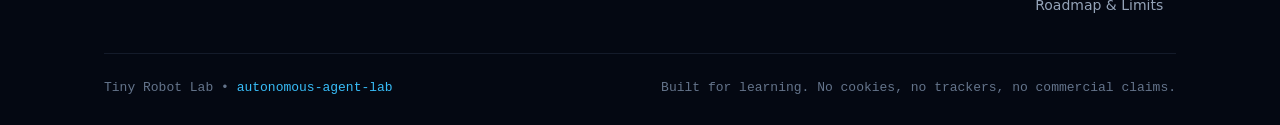
<file: how-it-works.html>
<!doctype html>
<html lang="en">
<head>
  <meta charset="utf-8">
  <meta name="viewport" content="width=device-width, initial-scale=1">
  <title>How Tiny Robot Works — Tiny Robot Lab</title>
  <meta name="description" content="Detailed runtime mechanics of Tiny Robot Lab: capability-driven dynamic orchestration, availability tracking, and multi-stage research evidence evaluation.">
  
  <!-- Open Graph / Meta -->
  <meta property="og:type" content="article">
  <meta property="og:title" content="How Tiny Robot Works — Tiny Robot Lab">
  <meta property="og:description" content="Detailed runtime mechanics of Tiny Robot Lab: capability-driven dynamic orchestration, availability tracking, and multi-stage research evidence evaluation.">
  <meta property="og:url" content="https://lab.tinyrobotlab.com/how-it-works.html">
  <meta property="og:image" content="assets/logo.png">

  <!-- Favicon Assets -->
  <link rel="icon" type="image/png" sizes="32x32" href="assets/favicon-32x32.png">
  <link rel="icon" type="image/png" sizes="16x16" href="assets/favicon-16x16.png">
  <link rel="shortcut icon" href="assets/favicon.ico">
  <link rel="apple-touch-icon" sizes="180x180" href="assets/apple-touch-icon.png">

  <!-- Stylesheet -->
  <link rel="stylesheet" href="styles.css">
</head>
<body>
  <a href="#main-content" class="skip-link">Skip to main content</a>

  <!-- Header -->
  <header class="site-header">
    <div class="container nav-wrap">
      <a href="index.html" class="brand-link" aria-label="Tiny Robot Lab Home">
        <img src="assets/logo.png" alt="Tiny Robot Lab Logo" class="brand-logo-img" width="40" height="40">
        <div class="brand-text-block">
          <span class="brand-name">Tiny Robot Lab</span>
          <span class="brand-tag">Learning Project</span>
        </div>
      </a>

      <nav class="nav-links" aria-label="Main Navigation">
        <a href="how-it-works.html" class="nav-item active" aria-current="page">How It Works</a>
        <a href="architecture.html" class="nav-item">Architecture</a>
        <a href="learning.html" class="nav-item">Learning</a>
        <a href="roadmap.html" class="nav-item">Roadmap</a>
        <a href="https://github.com/tomhalsan/autonomous-agent-lab" class="nav-item" target="_blank" rel="noopener noreferrer">GitHub</a>
        <a href="https://lab.tinyrobotlab.com" class="nav-btn" target="_blank" rel="noopener noreferrer">
          <span>Launch Lab</span>
          <span aria-hidden="true">→</span>
        </a>
      </nav>
    </div>
  </header>

  <main id="main-content">
    <div class="container">
      <header class="page-header">
        <p class="section-label">Runtime Mechanics</p>
        <h1>How Tiny Robot Works</h1>
        <p class="page-lead">
          Every task submitted to the platform moves through an explicit, visible state machine rather than an undocumented prompt chain. Here is how capability discovery, availability evaluation, and evidence-conditioned research operate step by step.
        </p>
      </header>

      <!-- Section 1: Orchestration Flow -->
      <section class="section" style="border-top: none; padding-top: 0;">
        <div class="section-header">
          <p class="section-label">Step-by-Step Flow</p>
          <h2 class="section-title">1. Capability-Driven Task Dispatch</h2>
          <p class="section-lead">
            In static systems, tasks are dumped into hardcoded worker queues. Tiny Robot Lab replaces static queues with dynamic candidate discovery and runtime availability checks.
          </p>
        </div>

        <div class="flow-block">
          <div class="flow-block-header">
            <h3 class="flow-block-title">The 7-Stage Dispatch Lifecycle</h3>
            <span class="badge-tag">Platform Foundation</span>
          </div>
          <div class="flow-steps">
            <div class="flow-step"><span class="step-num">1</span> Prompt Input</div>
            <div class="flow-arrow" aria-hidden="true">→</div>
            <div class="flow-step"><span class="step-num">2</span> Determine Capability</div>
            <div class="flow-arrow" aria-hidden="true">→</div>
            <div class="flow-step"><span class="step-num">3</span> Candidate Discovery</div>
            <div class="flow-arrow" aria-hidden="true">→</div>
            <div class="flow-step"><span class="step-num">4</span> Availability Check</div>
            <div class="flow-arrow" aria-hidden="true">→</div>
            <div class="flow-step"><span class="step-num">5</span> Deterministic Routing</div>
            <div class="flow-arrow" aria-hidden="true">→</div>
            <div class="flow-step"><span class="step-num">6</span> Target Dispatch</div>
            <div class="flow-arrow" aria-hidden="true">→</div>
            <div class="flow-step"><span class="step-num">7</span> Execution &amp; Result</div>
          </div>
          <div class="flow-explainer">
            <ol style="margin-left: 20px; display: flex; flex-direction: column; gap: 12px; margin-top: 10px;">
              <li><strong>Prompt Input:</strong> An operator submits a natural-language task prompt via the Prototype Console or HTTP API.</li>
              <li><strong>Capability Determination:</strong> The platform analyzes task intent and classifies the required capability (e.g., <code>general</code> or <code>research</code>).</li>
              <li><strong>Candidate Discovery:</strong> The orchestrator queries registered agents to find all instances advertising support for the required capability.</li>
              <li><strong>Availability Evaluation:</strong> Registered candidates are evaluated against liveness policies using heartbeat timestamps and execution state (distinguishing <code>ready</code>, <code>busy</code>, <code>stale</code>, and <code>offline</code>).</li>
              <li><strong>Deterministic Routing:</strong> An eligible candidate is selected deterministically and an audit record of the routing decision is preserved.</li>
              <li><strong>Target Dispatch:</strong> The task is dispatched to the chosen agent's dynamically advertised delivery target, with no assumed queue topology.</li>
              <li><strong>Execution &amp; Result:</strong> The agent consumes the task, emits operational state transitions over Redis, and records the final output.</li>
            </ol>
          </div>
        </div>
      </section>

      <!-- Section 2: Research Execution Flow -->
      <section class="section">
        <div class="section-header">
          <p class="section-label">Specialist Agent</p>
          <h2 class="section-title">2. Grounded Research Execution Pipeline</h2>
          <p class="section-lead">
            When a task requires research, asking an LLM to search and summarize in a single prompt invites hallucinations and opaque failures. The Research Agent breaks execution into discrete, observable stages.
          </p>
        </div>

        <div class="flow-block">
          <div class="flow-block-header">
            <h3 class="flow-block-title">Multi-Stage Evidence Pipeline</h3>
            <span class="badge-tag">Research Agent</span>
          </div>
          <div class="flow-steps">
            <div class="flow-step"><span class="step-num">1</span> Public Web Retrieval</div>
            <div class="flow-arrow" aria-hidden="true">→</div>
            <div class="flow-step"><span class="step-num">2</span> Candidate Evidence</div>
            <div class="flow-arrow" aria-hidden="true">→</div>
            <div class="flow-step"><span class="step-num">3</span> Quality Evaluation</div>
            <div class="flow-arrow" aria-hidden="true">→</div>
            <div class="flow-step"><span class="step-num">4</span> Conditioned Synthesis</div>
            <div class="flow-arrow" aria-hidden="true">→</div>
            <div class="flow-step"><span class="step-num">5</span> Attributed Findings</div>
          </div>
          <div class="flow-explainer">
            <p style="margin-bottom: 12px;">
              <strong>How evidence is evaluated and retained:</strong>
            </p>
            <ul style="margin-left: 20px; display: flex; flex-direction: column; gap: 10px;">
              <li><strong>Retrieval:</strong> The research query is sent to a web retrieval adapter (e.g., Tavily), returning raw search snippets and candidate URLs.</li>
              <li><strong>Candidate Evidence Normalization:</strong> Each snippet is structured with its source URL, page title, textual snippet, and provider relevance indicators.</li>
              <li><strong>Deterministic Evidence Evaluation:</strong> Before any generative LLM is invoked, pure Python domain logic scores evidence-ranking signals: domain authority tiers, topical keyword density, content length, and snippet freshness. Weak or irrelevant items are discarded.</li>
              <li><strong>Conditioned Synthesis:</strong> The inference model receives strictly the retained evidence items and is instructed to synthesize findings based exclusively on those sources.</li>
              <li><strong>Attributed Findings:</strong> The synthesized response includes structured source citations, allowing learners and operators to inspect which evidence drove each finding.</li>
            </ul>
          </div>
        </div>

        <!-- Terminology & Limitations Caveat -->
        <div class="caveat-box" style="margin-top: 32px;">
          <div class="caveat-heading">
            <span aria-hidden="true">⚠️</span>
            <span>Important Distinction: Evaluated Evidence vs. Factual Truth</span>
          </div>
          <ul class="caveat-list">
            <li><strong>Evaluated evidence is not "verified proof."</strong> Our <code>EvidenceEvaluator</code> applies heuristic ranking signals (domain tier, keyword overlap, content length) to filter noise. It does not possess mathematical proof of factual accuracy.</li>
            <li><strong>Cross-domain keyword overlap is not semantic corroboration.</strong> Two independent websites sharing similar vocabulary may simply be repeating the same press release or common phrasing.</li>
            <li><strong>Retrieval quality is bounded by the provider.</strong> If the upstream retrieval API returns low-quality or irrelevant candidates, the downstream evaluation and synthesis cannot manufacture better source material.</li>
          </ul>
        </div>
      </section>

      <!-- Section 3: Observability -->
      <section class="section">
        <div class="section-header">
          <p class="section-label">Transparency</p>
          <h2 class="section-title">3. Observable AI in Practice</h2>
          <p class="section-lead">
            Every transition is visible. Instead of wondering why a task was routed to an agent or why a candidate was skipped, the orchestrator records the decision context.
          </p>
        </div>

        <div class="card-grid">
          <div class="card">
            <h3 class="card-title">Routing Decisions</h3>
            <p class="card-desc">
              Every task dispatch logs the resolved capability, the candidate pool evaluated, candidate availability states, and the deterministic reason for selection.
            </p>
          </div>
          <div class="card">
            <h3 class="card-title">Heartbeat Liveness</h3>
            <p class="card-desc">
              Agents emit periodic heartbeat signals. Stale agents (&gt;30s) and offline agents (&gt;90s) are automatically disqualified from work without restarting services.
            </p>
          </div>
          <div class="card">
            <h3 class="card-title">State &amp; Event Streams</h3>
            <p class="card-desc">
              Operational events (<code>idle</code>, <code>working</code>, <code>error</code>) stream over Redis Streams and Hashes, powering the real-time activity timeline in the Prototype Console.
            </p>
          </div>
        </div>
      </section>
    </div>
  </main>

  <!-- Footer -->
  <footer class="site-footer">
    <div class="container">
      <div class="footer-inner">
        <div class="footer-brand">
          <div class="footer-logo-row">
            <img src="assets/logo.png" alt="Tiny Robot Lab" class="footer-logo-img" width="28" height="28">
            <span class="footer-brand-title">Tiny Robot Lab</span>
          </div>
          <p class="footer-desc">
            A non-commercial learning project exploring autonomous agents, dynamic orchestration, grounded research, observability, and Clean Architecture.
          </p>
        </div>

        <div class="footer-links-group">
          <p class="footer-links-title">Resources</p>
          <a href="https://lab.tinyrobotlab.com" class="footer-link" target="_blank" rel="noopener noreferrer">Launch Lab Console</a>
          <a href="https://github.com/tomhalsan/autonomous-agent-lab" class="footer-link" target="_blank" rel="noopener noreferrer">GitHub Repository</a>
          <a href="assets/architecture.svg" class="footer-link" target="_blank" rel="noopener noreferrer">Architecture SVG</a>
        </div>

        <div class="footer-links-group">
          <p class="footer-links-title">Learning Pages</p>
          <a href="how-it-works.html" class="footer-link">How It Works</a>
          <a href="architecture.html" class="footer-link">Architecture</a>
          <a href="learning.html" class="footer-link">Learning Philosophy</a>
          <a href="roadmap.html" class="footer-link">Roadmap &amp; Limits</a>
        </div>
      </div>

      <div class="footer-bottom">
        <span>Tiny Robot Lab • <a href="https://github.com/tomhalsan/autonomous-agent-lab" target="_blank" rel="noopener noreferrer">autonomous-agent-lab</a></span>
        <span>Built for learning. No cookies, no trackers, no commercial claims.</span>
      </div>
    </div>
  </footer>
</body>
</html>
</file>
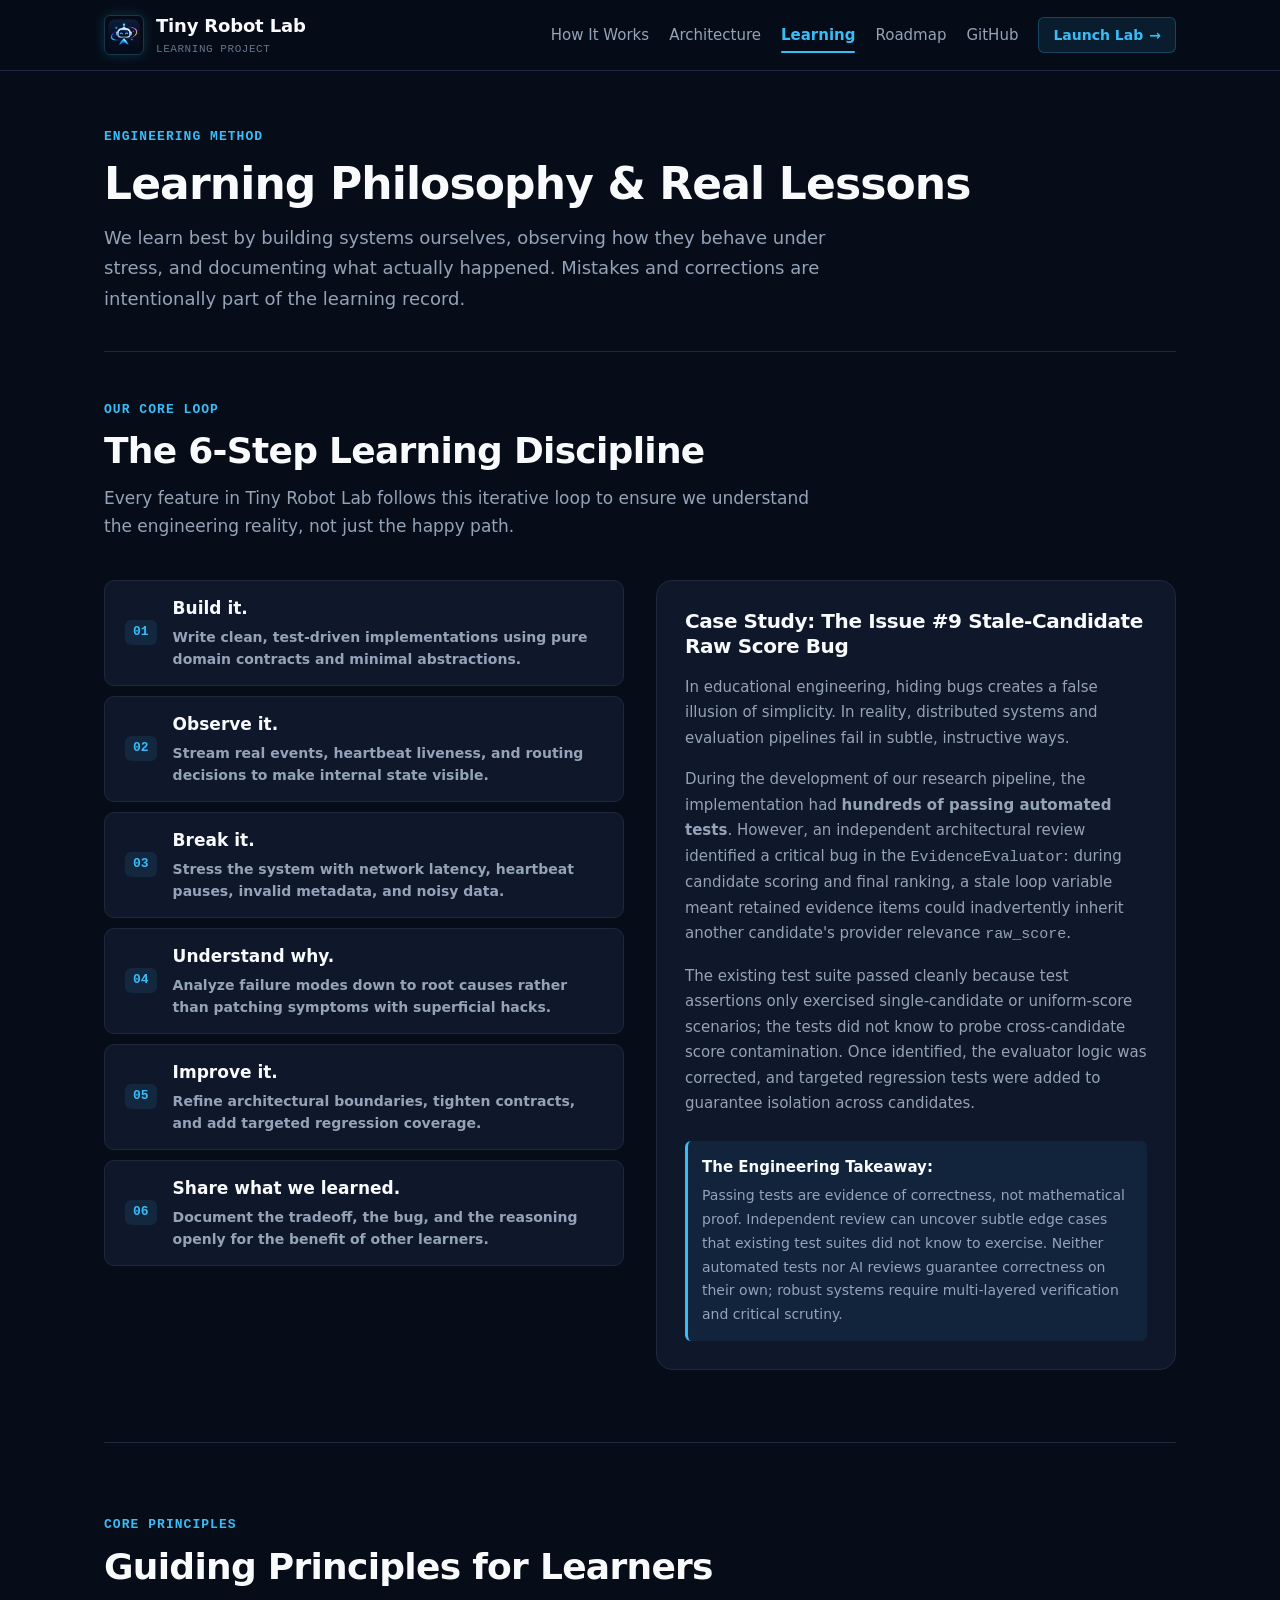
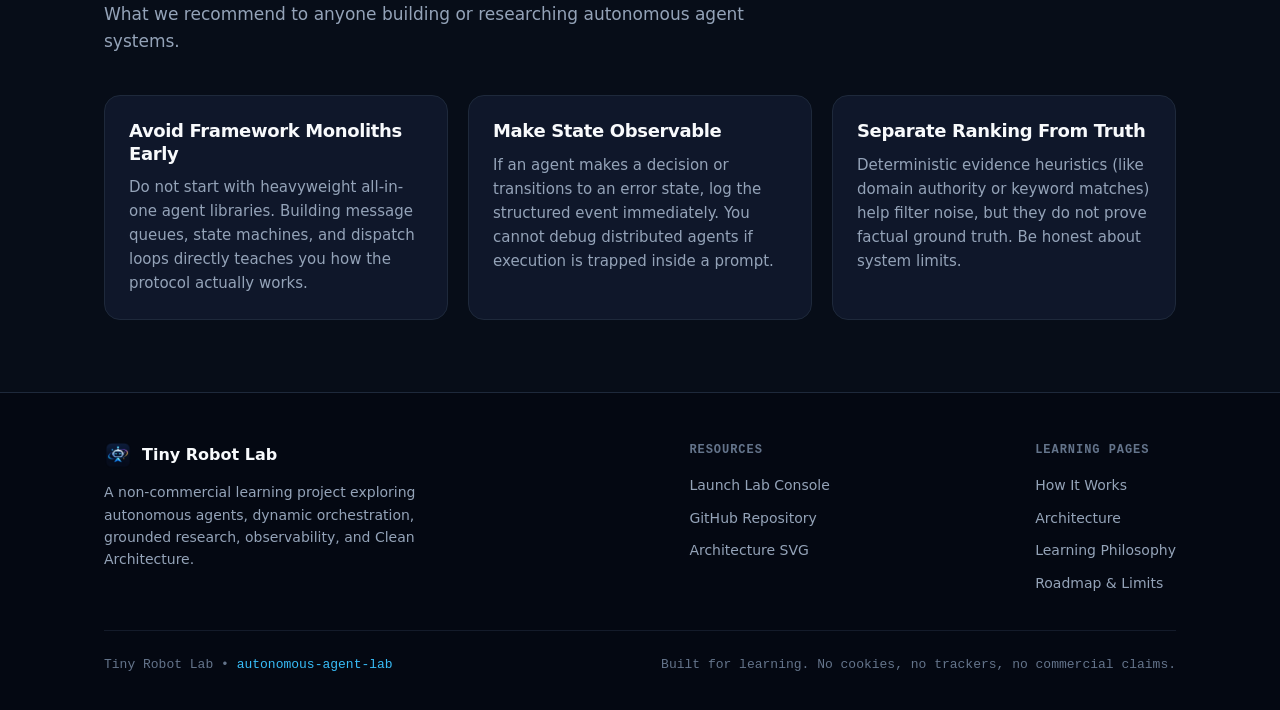
<file: learning.html>
<!doctype html>
<html lang="en">
<head>
  <meta charset="utf-8">
  <meta name="viewport" content="width=device-width, initial-scale=1">
  <title>Learning Philosophy &amp; Real Lessons — Tiny Robot Lab</title>
  <meta name="description" content="The learning philosophy of Tiny Robot Lab: our 6-step build loop and honest engineering lessons from real production defects like the Issue #9 stale-candidate evaluator bug.">
  
  <!-- Open Graph / Meta -->
  <meta property="og:type" content="article">
  <meta property="og:title" content="Learning Philosophy &amp; Real Lessons — Tiny Robot Lab">
  <meta property="og:description" content="The learning philosophy of Tiny Robot Lab: our 6-step build loop and honest engineering lessons from real production defects like the Issue #9 stale-candidate evaluator bug.">
  <meta property="og:url" content="https://lab.tinyrobotlab.com/learning.html">
  <meta property="og:image" content="assets/logo.png">

  <!-- Favicon Assets -->
  <link rel="icon" type="image/png" sizes="32x32" href="assets/favicon-32x32.png">
  <link rel="icon" type="image/png" sizes="16x16" href="assets/favicon-16x16.png">
  <link rel="shortcut icon" href="assets/favicon.ico">
  <link rel="apple-touch-icon" sizes="180x180" href="assets/apple-touch-icon.png">

  <!-- Stylesheet -->
  <link rel="stylesheet" href="styles.css">
</head>
<body>
  <a href="#main-content" class="skip-link">Skip to main content</a>

  <!-- Header -->
  <header class="site-header">
    <div class="container nav-wrap">
      <a href="index.html" class="brand-link" aria-label="Tiny Robot Lab Home">
        <img src="assets/logo.png" alt="Tiny Robot Lab Logo" class="brand-logo-img" width="40" height="40">
        <div class="brand-text-block">
          <span class="brand-name">Tiny Robot Lab</span>
          <span class="brand-tag">Learning Project</span>
        </div>
      </a>

      <nav class="nav-links" aria-label="Main Navigation">
        <a href="how-it-works.html" class="nav-item">How It Works</a>
        <a href="architecture.html" class="nav-item">Architecture</a>
        <a href="learning.html" class="nav-item active" aria-current="page">Learning</a>
        <a href="roadmap.html" class="nav-item">Roadmap</a>
        <a href="https://github.com/tomhalsan/autonomous-agent-lab" class="nav-item" target="_blank" rel="noopener noreferrer">GitHub</a>
        <a href="https://lab.tinyrobotlab.com" class="nav-btn" target="_blank" rel="noopener noreferrer">
          <span>Launch Lab</span>
          <span aria-hidden="true">→</span>
        </a>
      </nav>
    </div>
  </header>

  <main id="main-content">
    <div class="container">
      <header class="page-header">
        <p class="section-label">Engineering Method</p>
        <h1>Learning Philosophy &amp; Real Lessons</h1>
        <p class="page-lead">
          We learn best by building systems ourselves, observing how they behave under stress, and documenting what actually happened. Mistakes and corrections are intentionally part of the learning record.
        </p>
      </header>

      <!-- Section 1: The 6-Step Loop -->
      <section class="section" style="border-top: none; padding-top: 0;">
        <div class="section-header">
          <p class="section-label">Our Core Loop</p>
          <h2 class="section-title">The 6-Step Learning Discipline</h2>
          <p class="section-lead">
            Every feature in Tiny Robot Lab follows this iterative loop to ensure we understand the engineering reality, not just the happy path.
          </p>
        </div>

        <div class="philosophy-grid">
          <div class="philosophy-stack">
            <div class="philosophy-step">
              <span class="philosophy-step-num">01</span>
              <div>
                <strong>Build it.</strong>
                <p style="font-size: 0.875rem; color: var(--text-muted); margin-top: 4px;">Write clean, test-driven implementations using pure domain contracts and minimal abstractions.</p>
              </div>
            </div>
            <div class="philosophy-step">
              <span class="philosophy-step-num">02</span>
              <div>
                <strong>Observe it.</strong>
                <p style="font-size: 0.875rem; color: var(--text-muted); margin-top: 4px;">Stream real events, heartbeat liveness, and routing decisions to make internal state visible.</p>
              </div>
            </div>
            <div class="philosophy-step">
              <span class="philosophy-step-num">03</span>
              <div>
                <strong>Break it.</strong>
                <p style="font-size: 0.875rem; color: var(--text-muted); margin-top: 4px;">Stress the system with network latency, heartbeat pauses, invalid metadata, and noisy data.</p>
              </div>
            </div>
            <div class="philosophy-step">
              <span class="philosophy-step-num">04</span>
              <div>
                <strong>Understand why.</strong>
                <p style="font-size: 0.875rem; color: var(--text-muted); margin-top: 4px;">Analyze failure modes down to root causes rather than patching symptoms with superficial hacks.</p>
              </div>
            </div>
            <div class="philosophy-step">
              <span class="philosophy-step-num">05</span>
              <div>
                <strong>Improve it.</strong>
                <p style="font-size: 0.875rem; color: var(--text-muted); margin-top: 4px;">Refine architectural boundaries, tighten contracts, and add targeted regression coverage.</p>
              </div>
            </div>
            <div class="philosophy-step">
              <span class="philosophy-step-num">06</span>
              <div>
                <strong>Share what we learned.</strong>
                <p style="font-size: 0.875rem; color: var(--text-muted); margin-top: 4px;">Document the tradeoff, the bug, and the reasoning openly for the benefit of other learners.</p>
              </div>
            </div>
          </div>

          <!-- Section 2: Case Study -->
          <div class="philosophy-story">
            <h3>Case Study: The Issue #9 Stale-Candidate Raw Score Bug</h3>
            <p>
              In educational engineering, hiding bugs creates a false illusion of simplicity. In reality, distributed systems and evaluation pipelines fail in subtle, instructive ways.
            </p>
            <p>
              During the development of our research pipeline, the implementation had <strong>hundreds of passing automated tests</strong>. However, an independent architectural review identified a critical bug in the <code>EvidenceEvaluator</code>: during candidate scoring and final ranking, a stale loop variable meant retained evidence items could inadvertently inherit another candidate's provider relevance <code>raw_score</code>.
            </p>
            <p>
              The existing test suite passed cleanly because test assertions only exercised single-candidate or uniform-score scenarios; the tests did not know to probe cross-candidate score contamination. Once identified, the evaluator logic was corrected, and targeted regression tests were added to guarantee isolation across candidates.
            </p>
            <div style="background: rgba(56, 189, 248, 0.08); border-left: 3px solid var(--accent-cyan); padding: 14px; border-radius: var(--radius-sm); margin-top: 8px;">
              <p style="font-size: 0.9375rem; color: var(--text-main); font-weight: 600;">
                The Engineering Takeaway:
              </p>
              <p style="font-size: 0.875rem; color: var(--text-muted); margin-top: 4px;">
                Passing tests are evidence of correctness, not mathematical proof. Independent review can uncover subtle edge cases that existing test suites did not know to exercise. Neither automated tests nor AI reviews guarantee correctness on their own; robust systems require multi-layered verification and critical scrutiny.
              </p>
            </div>
          </div>
        </div>
      </section>

      <!-- Section 3: Principles for Learners -->
      <section class="section">
        <div class="section-header">
          <p class="section-label">Core Principles</p>
          <h2 class="section-title">Guiding Principles for Learners</h2>
          <p class="section-lead">
            What we recommend to anyone building or researching autonomous agent systems.
          </p>
        </div>

        <div class="card-grid">
          <div class="card">
            <h3 class="card-title">Avoid Framework Monoliths Early</h3>
            <p class="card-desc">
              Do not start with heavyweight all-in-one agent libraries. Building message queues, state machines, and dispatch loops directly teaches you how the protocol actually works.
            </p>
          </div>
          <div class="card">
            <h3 class="card-title">Make State Observable</h3>
            <p class="card-desc">
              If an agent makes a decision or transitions to an error state, log the structured event immediately. You cannot debug distributed agents if execution is trapped inside a prompt.
            </p>
          </div>
          <div class="card">
            <h3 class="card-title">Separate Ranking From Truth</h3>
            <p class="card-desc">
              Deterministic evidence heuristics (like domain authority or keyword matches) help filter noise, but they do not prove factual ground truth. Be honest about system limits.
            </p>
          </div>
        </div>
      </section>
    </div>
  </main>

  <!-- Footer -->
  <footer class="site-footer">
    <div class="container">
      <div class="footer-inner">
        <div class="footer-brand">
          <div class="footer-logo-row">
            <img src="assets/logo.png" alt="Tiny Robot Lab" class="footer-logo-img" width="28" height="28">
            <span class="footer-brand-title">Tiny Robot Lab</span>
          </div>
          <p class="footer-desc">
            A non-commercial learning project exploring autonomous agents, dynamic orchestration, grounded research, observability, and Clean Architecture.
          </p>
        </div>

        <div class="footer-links-group">
          <p class="footer-links-title">Resources</p>
          <a href="https://lab.tinyrobotlab.com" class="footer-link" target="_blank" rel="noopener noreferrer">Launch Lab Console</a>
          <a href="https://github.com/tomhalsan/autonomous-agent-lab" class="footer-link" target="_blank" rel="noopener noreferrer">GitHub Repository</a>
          <a href="assets/architecture.svg" class="footer-link" target="_blank" rel="noopener noreferrer">Architecture SVG</a>
        </div>

        <div class="footer-links-group">
          <p class="footer-links-title">Learning Pages</p>
          <a href="how-it-works.html" class="footer-link">How It Works</a>
          <a href="architecture.html" class="footer-link">Architecture</a>
          <a href="learning.html" class="footer-link">Learning Philosophy</a>
          <a href="roadmap.html" class="footer-link">Roadmap &amp; Limits</a>
        </div>
      </div>

      <div class="footer-bottom">
        <span>Tiny Robot Lab • <a href="https://github.com/tomhalsan/autonomous-agent-lab" target="_blank" rel="noopener noreferrer">autonomous-agent-lab</a></span>
        <span>Built for learning. No cookies, no trackers, no commercial claims.</span>
      </div>
    </div>
  </footer>
</body>
</html>
</file>
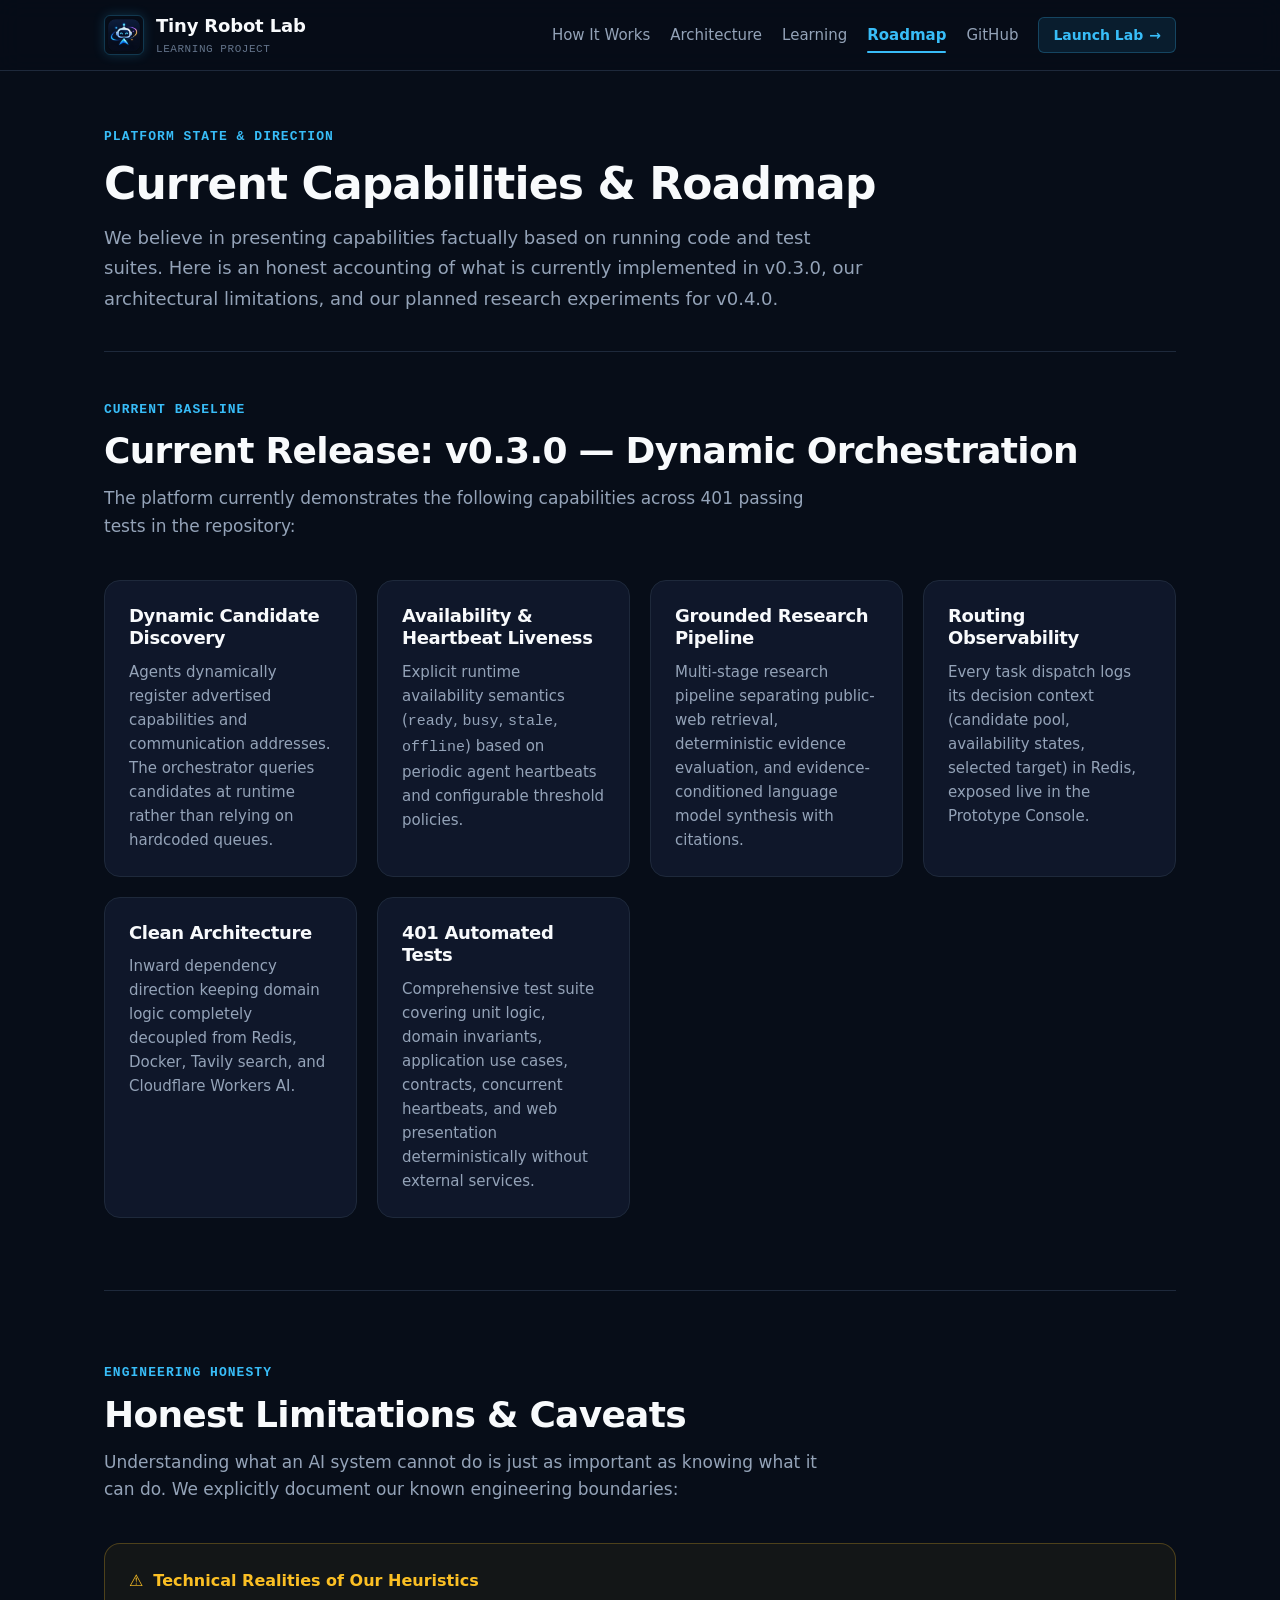
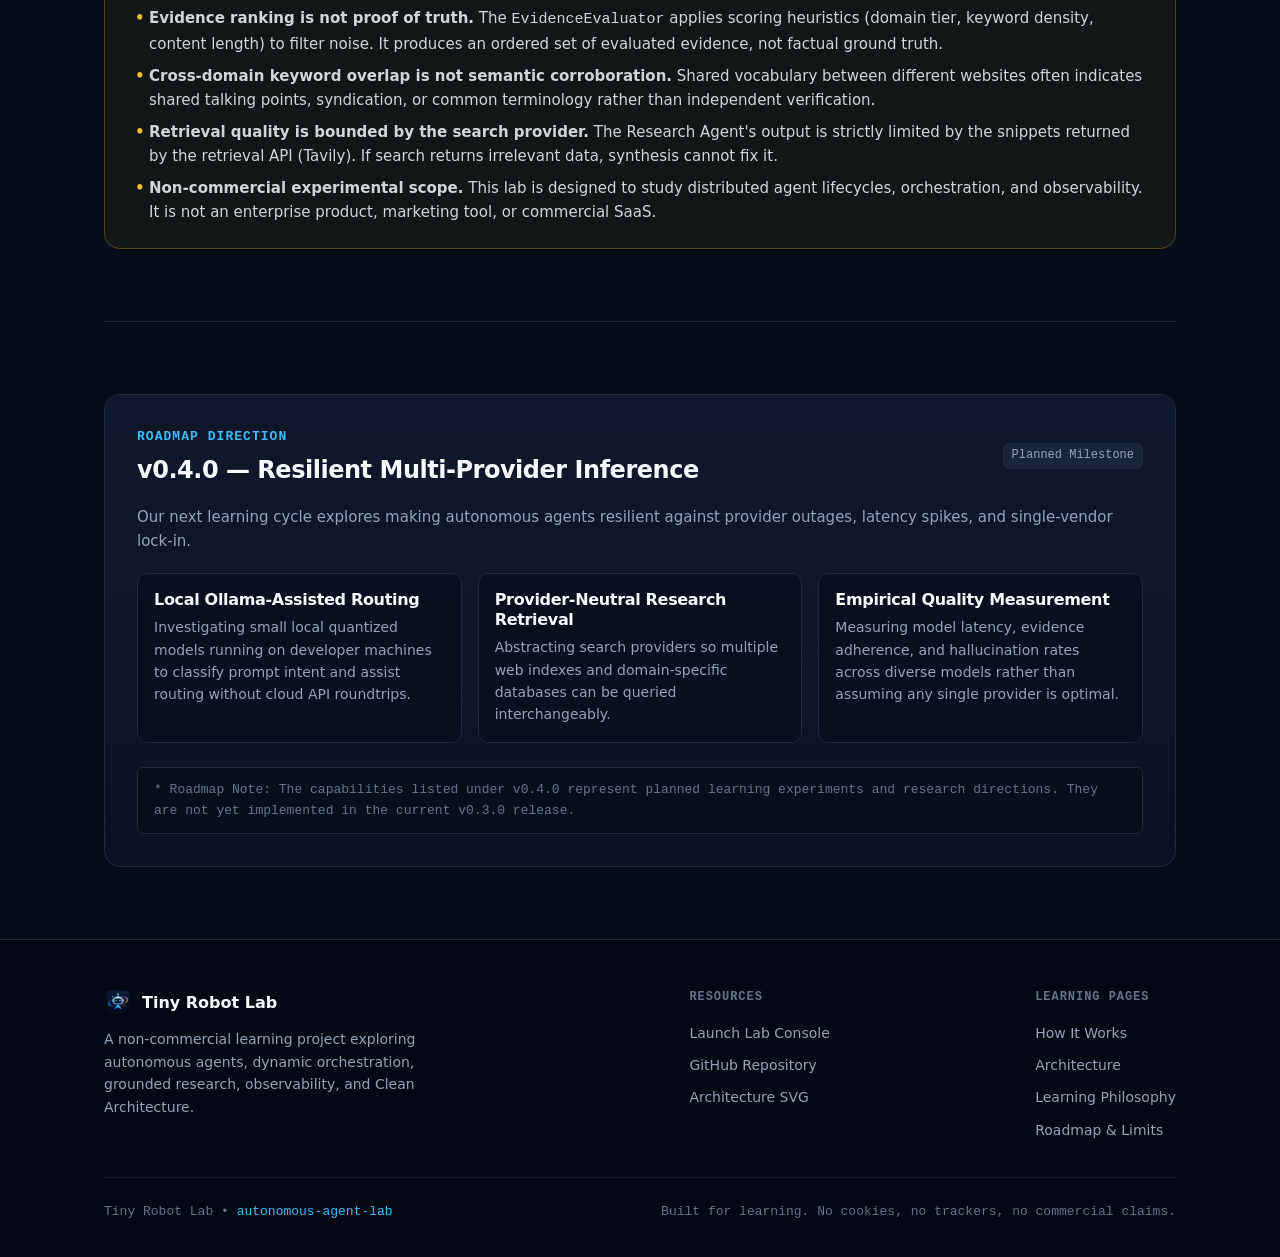
<file: roadmap.html>
<!doctype html>
<html lang="en">
<head>
  <meta charset="utf-8">
  <meta name="viewport" content="width=device-width, initial-scale=1">
  <title>Current Capabilities &amp; Roadmap — Tiny Robot Lab</title>
  <meta name="description" content="A factual overview of Tiny Robot Lab v0.3.0 capabilities, honest evaluation limitations, and our planned v0.4.0 roadmap in multi-provider inference.">
  
  <!-- Open Graph / Meta -->
  <meta property="og:type" content="article">
  <meta property="og:title" content="Current Capabilities &amp; Roadmap — Tiny Robot Lab">
  <meta property="og:description" content="A factual overview of Tiny Robot Lab v0.3.0 capabilities, honest evaluation limitations, and our planned v0.4.0 roadmap in multi-provider inference.">
  <meta property="og:url" content="https://lab.tinyrobotlab.com/roadmap.html">
  <meta property="og:image" content="assets/logo.png">

  <!-- Favicon Assets -->
  <link rel="icon" type="image/png" sizes="32x32" href="assets/favicon-32x32.png">
  <link rel="icon" type="image/png" sizes="16x16" href="assets/favicon-16x16.png">
  <link rel="shortcut icon" href="assets/favicon.ico">
  <link rel="apple-touch-icon" sizes="180x180" href="assets/apple-touch-icon.png">

  <!-- Stylesheet -->
  <link rel="stylesheet" href="styles.css">
</head>
<body>
  <a href="#main-content" class="skip-link">Skip to main content</a>

  <!-- Header -->
  <header class="site-header">
    <div class="container nav-wrap">
      <a href="index.html" class="brand-link" aria-label="Tiny Robot Lab Home">
        <img src="assets/logo.png" alt="Tiny Robot Lab Logo" class="brand-logo-img" width="40" height="40">
        <div class="brand-text-block">
          <span class="brand-name">Tiny Robot Lab</span>
          <span class="brand-tag">Learning Project</span>
        </div>
      </a>

      <nav class="nav-links" aria-label="Main Navigation">
        <a href="how-it-works.html" class="nav-item">How It Works</a>
        <a href="architecture.html" class="nav-item">Architecture</a>
        <a href="learning.html" class="nav-item">Learning</a>
        <a href="roadmap.html" class="nav-item active" aria-current="page">Roadmap</a>
        <a href="https://github.com/tomhalsan/autonomous-agent-lab" class="nav-item" target="_blank" rel="noopener noreferrer">GitHub</a>
        <a href="https://lab.tinyrobotlab.com" class="nav-btn" target="_blank" rel="noopener noreferrer">
          <span>Launch Lab</span>
          <span aria-hidden="true">→</span>
        </a>
      </nav>
    </div>
  </header>

  <main id="main-content">
    <div class="container">
      <header class="page-header">
        <p class="section-label">Platform State &amp; Direction</p>
        <h1>Current Capabilities &amp; Roadmap</h1>
        <p class="page-lead">
          We believe in presenting capabilities factually based on running code and test suites. Here is an honest accounting of what is currently implemented in v0.3.0, our architectural limitations, and our planned research experiments for v0.4.0.
        </p>
      </header>

      <!-- Section 1: Current Release -->
      <section class="section" style="border-top: none; padding-top: 0;">
        <div class="section-header">
          <p class="section-label">Current Baseline</p>
          <h2 class="section-title">Current Release: v0.3.0 — Dynamic Orchestration</h2>
          <p class="section-lead">
            The platform currently demonstrates the following capabilities across 401 passing tests in the repository:
          </p>
        </div>

        <div class="card-grid">
          <div class="card">
            <h3 class="card-title">Dynamic Candidate Discovery</h3>
            <p class="card-desc">
              Agents dynamically register advertised capabilities and communication addresses. The orchestrator queries candidates at runtime rather than relying on hardcoded queues.
            </p>
          </div>

          <div class="card">
            <h3 class="card-title">Availability &amp; Heartbeat Liveness</h3>
            <p class="card-desc">
              Explicit runtime availability semantics (<code>ready</code>, <code>busy</code>, <code>stale</code>, <code>offline</code>) based on periodic agent heartbeats and configurable threshold policies.
            </p>
          </div>

          <div class="card">
            <h3 class="card-title">Grounded Research Pipeline</h3>
            <p class="card-desc">
              Multi-stage research pipeline separating public-web retrieval, deterministic evidence evaluation, and evidence-conditioned language model synthesis with citations.
            </p>
          </div>

          <div class="card">
            <h3 class="card-title">Routing Observability</h3>
            <p class="card-desc">
              Every task dispatch logs its decision context (candidate pool, availability states, selected target) in Redis, exposed live in the Prototype Console.
            </p>
          </div>

          <div class="card">
            <h3 class="card-title">Clean Architecture</h3>
            <p class="card-desc">
              Inward dependency direction keeping domain logic completely decoupled from Redis, Docker, Tavily search, and Cloudflare Workers AI.
            </p>
          </div>

          <div class="card">
            <h3 class="card-title">401 Automated Tests</h3>
            <p class="card-desc">
              Comprehensive test suite covering unit logic, domain invariants, application use cases, contracts, concurrent heartbeats, and web presentation deterministically without external services.
            </p>
          </div>
        </div>
      </section>

      <!-- Section 2: Honest Limitations & Caveats -->
      <section class="section">
        <div class="section-header">
          <p class="section-label">Engineering Honesty</p>
          <h2 class="section-title">Honest Limitations &amp; Caveats</h2>
          <p class="section-lead">
            Understanding what an AI system cannot do is just as important as knowing what it can do. We explicitly document our known engineering boundaries:
          </p>
        </div>

        <div class="caveat-box">
          <div class="caveat-heading">
            <span aria-hidden="true">⚠️</span>
            <span>Technical Realities of Our Heuristics</span>
          </div>
          <ul class="caveat-list">
            <li>
              <strong>Evidence ranking is not proof of truth.</strong> The <code>EvidenceEvaluator</code> applies scoring heuristics (domain tier, keyword density, content length) to filter noise. It produces an ordered set of evaluated evidence, not factual ground truth.
            </li>
            <li>
              <strong>Cross-domain keyword overlap is not semantic corroboration.</strong> Shared vocabulary between different websites often indicates shared talking points, syndication, or common terminology rather than independent verification.
            </li>
            <li>
              <strong>Retrieval quality is bounded by the search provider.</strong> The Research Agent's output is strictly limited by the snippets returned by the retrieval API (Tavily). If search returns irrelevant data, synthesis cannot fix it.
            </li>
            <li>
              <strong>Non-commercial experimental scope.</strong> This lab is designed to study distributed agent lifecycles, orchestration, and observability. It is not an enterprise product, marketing tool, or commercial SaaS.
            </li>
          </ul>
        </div>
      </section>

      <!-- Section 3: What's Next / v0.4.0 -->
      <section class="section">
        <div class="next-card">
          <div class="next-header">
            <div>
              <p class="section-label">Roadmap Direction</p>
              <h2 class="next-title">v0.4.0 — Resilient Multi-Provider Inference</h2>
            </div>
            <span class="badge-tag">Planned Milestone</span>
          </div>
          <p class="card-desc">
            Our next learning cycle explores making autonomous agents resilient against provider outages, latency spikes, and single-vendor lock-in.
          </p>

          <div class="next-list">
            <div class="next-item">
              <h3 class="next-item-title">Local Ollama-Assisted Routing</h3>
              <p class="next-item-desc">
                Investigating small local quantized models running on developer machines to classify prompt intent and assist routing without cloud API roundtrips.
              </p>
            </div>
            <div class="next-item">
              <h3 class="next-item-title">Provider-Neutral Research Retrieval</h3>
              <p class="next-item-desc">
                Abstracting search providers so multiple web indexes and domain-specific databases can be queried interchangeably.
              </p>
            </div>
            <div class="next-item">
              <h3 class="next-item-title">Empirical Quality Measurement</h3>
              <p class="next-item-desc">
                Measuring model latency, evidence adherence, and hallucination rates across diverse models rather than assuming any single provider is optimal.
              </p>
            </div>
          </div>

          <div style="margin-top: 24px; padding: 12px 16px; background: rgba(7, 13, 24, 0.7); border: 1px solid var(--border-subtle); border-radius: var(--radius-sm);">
            <p style="font-size: 0.8125rem; color: var(--text-faint); font-family: var(--font-mono); margin: 0;">
              * Roadmap Note: The capabilities listed under v0.4.0 represent planned learning experiments and research directions. They are not yet implemented in the current v0.3.0 release.
            </p>
          </div>
        </div>
      </section>
    </div>
  </main>

  <!-- Footer -->
  <footer class="site-footer">
    <div class="container">
      <div class="footer-inner">
        <div class="footer-brand">
          <div class="footer-logo-row">
            <img src="assets/logo.png" alt="Tiny Robot Lab" class="footer-logo-img" width="28" height="28">
            <span class="footer-brand-title">Tiny Robot Lab</span>
          </div>
          <p class="footer-desc">
            A non-commercial learning project exploring autonomous agents, dynamic orchestration, grounded research, observability, and Clean Architecture.
          </p>
        </div>

        <div class="footer-links-group">
          <p class="footer-links-title">Resources</p>
          <a href="https://lab.tinyrobotlab.com" class="footer-link" target="_blank" rel="noopener noreferrer">Launch Lab Console</a>
          <a href="https://github.com/tomhalsan/autonomous-agent-lab" class="footer-link" target="_blank" rel="noopener noreferrer">GitHub Repository</a>
          <a href="assets/architecture.svg" class="footer-link" target="_blank" rel="noopener noreferrer">Architecture SVG</a>
        </div>

        <div class="footer-links-group">
          <p class="footer-links-title">Learning Pages</p>
          <a href="how-it-works.html" class="footer-link">How It Works</a>
          <a href="architecture.html" class="footer-link">Architecture</a>
          <a href="learning.html" class="footer-link">Learning Philosophy</a>
          <a href="roadmap.html" class="footer-link">Roadmap &amp; Limits</a>
        </div>
      </div>

      <div class="footer-bottom">
        <span>Tiny Robot Lab • <a href="https://github.com/tomhalsan/autonomous-agent-lab" target="_blank" rel="noopener noreferrer">autonomous-agent-lab</a></span>
        <span>Built for learning. No cookies, no trackers, no commercial claims.</span>
      </div>
    </div>
  </footer>
</body>
</html>
</file>
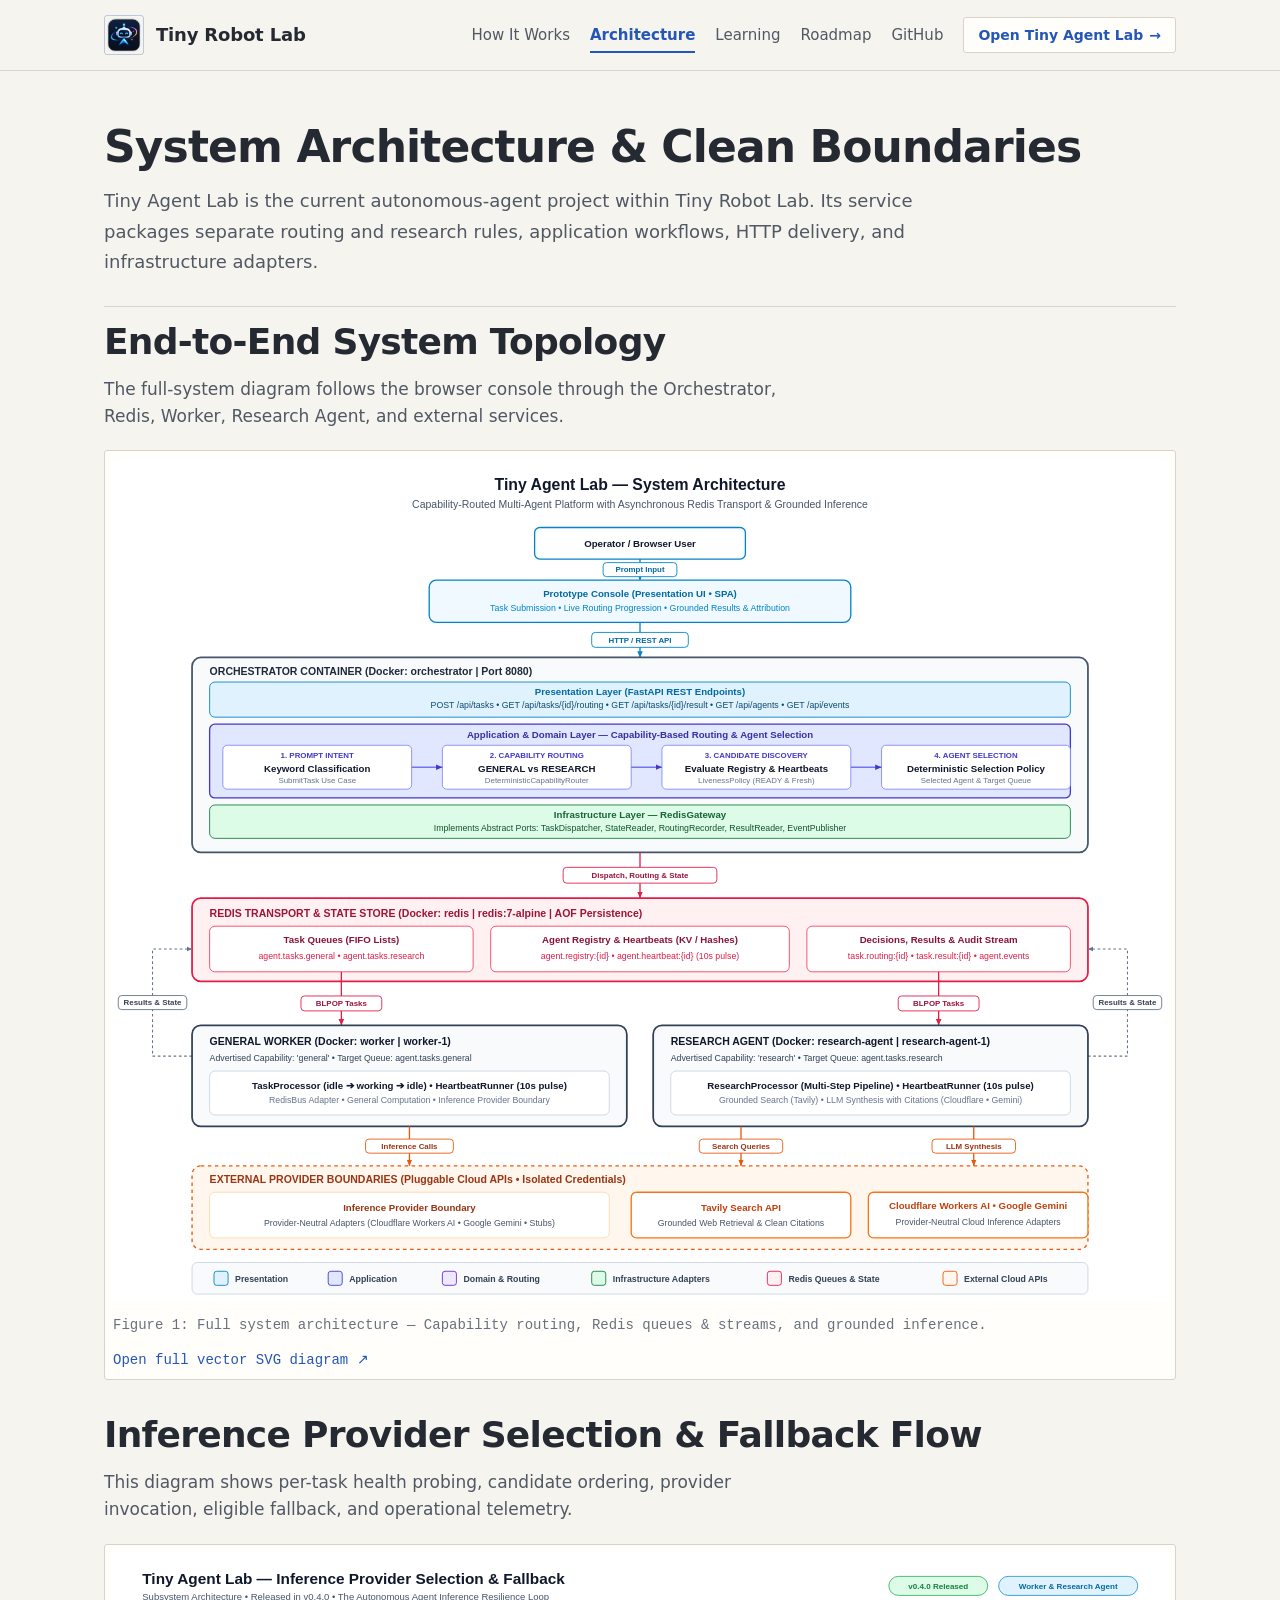
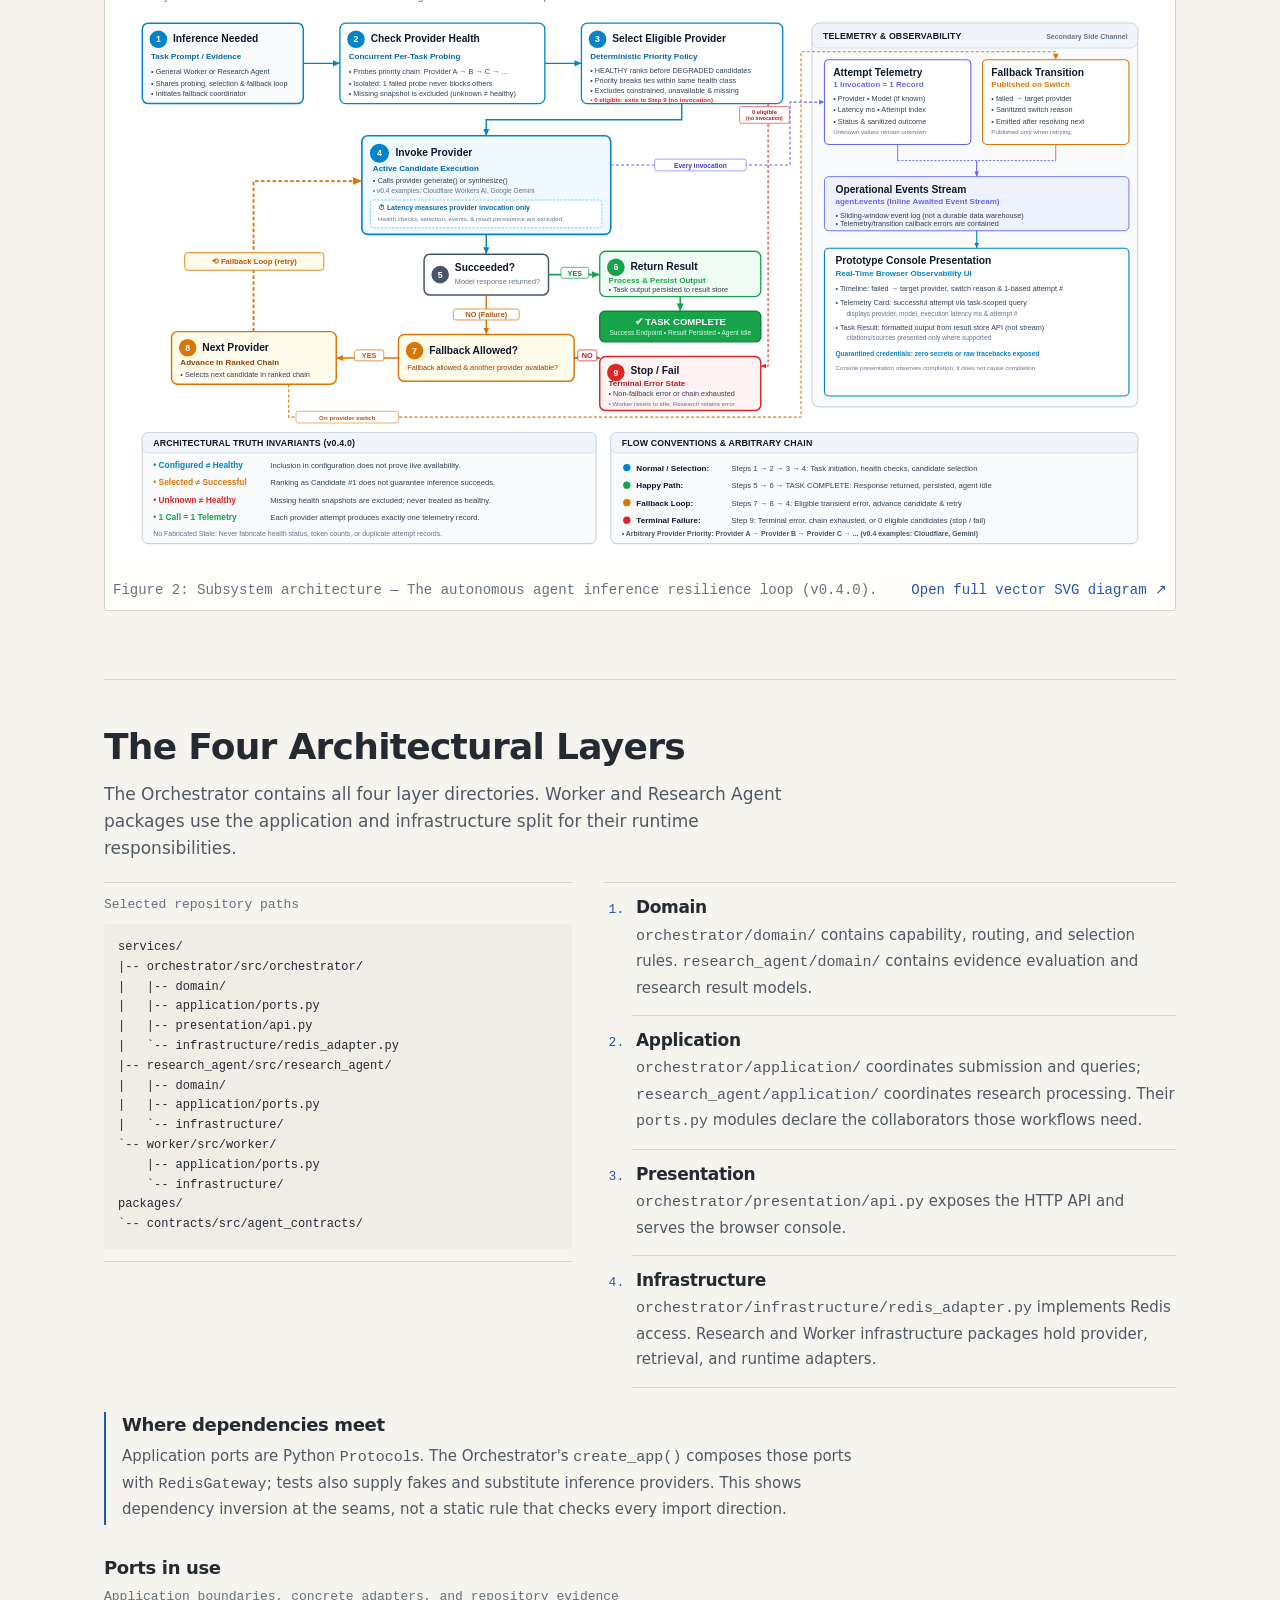
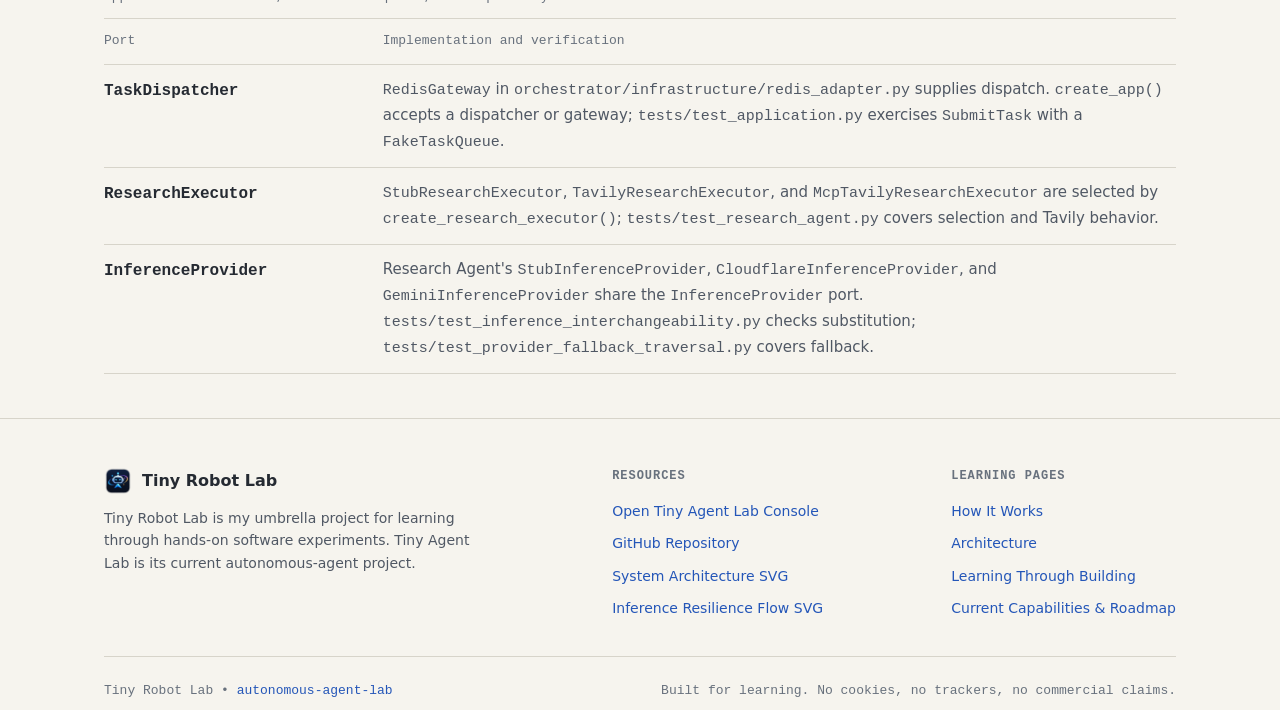
<file: public/architecture.html>
<!doctype html>
<html lang="en">
<head>
  <meta charset="utf-8">
  <meta name="viewport" content="width=device-width, initial-scale=1">
  <title>System Architecture &amp; Clean Boundaries — Tiny Robot Lab</title>
  <meta name="description" content="A repository-grounded view of Tiny Agent Lab's services, architectural layers, ports, and adapters within the Tiny Robot Lab learning project.">

  <!-- Open Graph / Meta -->
  <meta property="og:type" content="article">
  <meta property="og:title" content="System Architecture &amp; Clean Boundaries — Tiny Robot Lab">
  <meta property="og:description" content="A repository-grounded view of Tiny Agent Lab's services, architectural layers, ports, and adapters within the Tiny Robot Lab learning project.">
  <meta property="og:url" content="https://tinyrobotlab.com/architecture.html">
  <meta property="og:image" content="assets/logo.png">

  <!-- Favicon Assets -->
  <link rel="icon" type="image/png" sizes="32x32" href="assets/favicon-32x32.png">
  <link rel="icon" type="image/png" sizes="16x16" href="assets/favicon-16x16.png">
  <link rel="shortcut icon" href="assets/favicon.ico">
  <link rel="apple-touch-icon" sizes="180x180" href="assets/apple-touch-icon.png">

  <!-- Stylesheet & Scripts -->
  <link rel="stylesheet" href="styles.css">
  <script src="nav.js" defer></script>
</head>
<body>
  <a href="#main-content" class="skip-link">Skip to main content</a>

  <!-- Header -->
  <header class="site-header">
    <div class="container nav-wrap">
      <a href="index.html" class="brand-link" aria-label="Tiny Robot Lab Home">
        <img src="assets/logo.png" alt="" class="brand-logo-img" width="40" height="40">
        <div class="brand-text-block">
          <span class="brand-name">Tiny Robot Lab</span>
        </div>
      </a>

      <button class="nav-toggle" type="button" aria-expanded="false" aria-controls="primary-nav" aria-label="Open navigation menu">
        <svg class="nav-icon menu-icon" width="22" height="22" viewBox="0 0 24 24" fill="none" stroke="currentColor" stroke-width="2" stroke-linecap="round" stroke-linejoin="round" aria-hidden="true">
          <line x1="4" y1="6" x2="20" y2="6"></line>
          <line x1="4" y1="12" x2="20" y2="12"></line>
          <line x1="4" y1="18" x2="20" y2="18"></line>
        </svg>
        <svg class="nav-icon close-icon" width="22" height="22" viewBox="0 0 24 24" fill="none" stroke="currentColor" stroke-width="2" stroke-linecap="round" stroke-linejoin="round" aria-hidden="true">
          <line x1="18" y1="6" x2="6" y2="18"></line>
          <line x1="6" y1="6" x2="18" y2="18"></line>
        </svg>
      </button>

      <nav id="primary-nav" class="nav-links" aria-label="Main Navigation">
        <a href="how-it-works.html" class="nav-item">How It Works</a>
        <a href="architecture.html" class="nav-item active" aria-current="page">Architecture</a>
        <a href="learning.html" class="nav-item">Learning</a>
        <a href="roadmap.html" class="nav-item">Roadmap</a>
        <a href="https://github.com/Tiny-Robot-Lab/autonomous-agent-lab" class="nav-item" target="_blank" rel="noopener noreferrer">GitHub</a>
        <a href="https://agents.tinyrobotlab.com" class="nav-btn" target="_blank" rel="noopener noreferrer">
          <span>Open Tiny Agent Lab</span>
          <span aria-hidden="true">→</span>
        </a>
      </nav>
    </div>
  </header>

  <main id="main-content" class="architecture-page">
    <div class="container">
      <header class="page-header">
        <h1>System Architecture &amp; Clean Boundaries</h1>
        <p class="page-lead">
          Tiny Agent Lab is the current autonomous-agent project within Tiny Robot Lab. Its service packages separate routing and research rules, application workflows, HTTP delivery, and infrastructure adapters.
        </p>
      </header>

      <!-- Architecture Vector Diagram -->
      <section class="section architecture-section">
        <div class="section-header">
          <h2 class="section-title">End-to-End System Topology</h2>
          <p class="section-lead">
            The full-system diagram follows the browser console through the Orchestrator, Redis, Worker, Research Agent, and external services.
          </p>
        </div>

        <figure class="architecture-frame">
          <img src="assets/architecture.svg" alt="Tiny Agent Lab system architecture showing the console, Orchestrator, Redis, General Worker, and Research Agent" class="architecture-img" width="1200" height="960" loading="lazy">
          <figcaption class="arch-caption">
            <span>Figure 1: Full system architecture — Capability routing, Redis queues &amp; streams, and grounded inference.</span>
            <a href="assets/architecture.svg" target="_blank" rel="noopener noreferrer">Open full vector SVG diagram ↗</a>
          </figcaption>
        </figure>

        <div class="section-header architecture-subsection-header">
          <h2 class="section-title">Inference Provider Selection &amp; Fallback Flow</h2>
          <p class="section-lead">
            This diagram shows per-task health probing, candidate ordering, provider invocation, eligible fallback, and operational telemetry.
          </p>
        </div>

        <figure class="architecture-frame">
          <img src="assets/inference-provider-flow.svg" alt="Tiny Agent Lab Inference Provider Selection, Fallback, and Telemetry Flow Diagram" class="architecture-img" width="1440" height="840" loading="lazy">
          <figcaption class="arch-caption">
            <span>Figure 2: Subsystem architecture — The autonomous agent inference resilience loop (v0.4.0).</span>
            <a href="assets/inference-provider-flow.svg" target="_blank" rel="noopener noreferrer">Open full vector SVG diagram ↗</a>
          </figcaption>
        </figure>
      </section>

      <!-- Clean Architecture Layers -->
      <section class="section architecture-section">
        <div class="section-header">
          <h2 class="section-title">The Four Architectural Layers</h2>
          <p class="section-lead">
            The Orchestrator contains all four layer directories. Worker and Research Agent packages use the application and infrastructure split for their runtime responsibilities.
          </p>
        </div>

        <div class="architecture-layers">
          <figure class="architecture-tree">
            <figcaption>Selected repository paths</figcaption>
            <pre><code>services/
|-- orchestrator/src/orchestrator/
|   |-- domain/
|   |-- application/ports.py
|   |-- presentation/api.py
|   `-- infrastructure/redis_adapter.py
|-- research_agent/src/research_agent/
|   |-- domain/
|   |-- application/ports.py
|   `-- infrastructure/
`-- worker/src/worker/
    |-- application/ports.py
    `-- infrastructure/
packages/
`-- contracts/src/agent_contracts/</code></pre>
          </figure>

          <ol class="architecture-layer-list">
            <li>
              <div>
                <h3>Domain</h3>
                <p><code>orchestrator/domain/</code> contains capability, routing, and selection rules. <code>research_agent/domain/</code> contains evidence evaluation and research result models.</p>
              </div>
            </li>
            <li>
              <div>
                <h3>Application</h3>
                <p><code>orchestrator/application/</code> coordinates submission and queries; <code>research_agent/application/</code> coordinates research processing. Their <code>ports.py</code> modules declare the collaborators those workflows need.</p>
              </div>
            </li>
            <li>
              <div>
                <h3>Presentation</h3>
                <p><code>orchestrator/presentation/api.py</code> exposes the HTTP API and serves the browser console.</p>
              </div>
            </li>
            <li>
              <div>
                <h3>Infrastructure</h3>
                <p><code>orchestrator/infrastructure/redis_adapter.py</code> implements Redis access. Research and Worker infrastructure packages hold provider, retrieval, and runtime adapters.</p>
              </div>
            </li>
          </ol>
        </div>

        <aside class="architecture-boundary-note">
          <h3>Where dependencies meet</h3>
          <p>
            Application ports are Python <code>Protocol</code>s. The Orchestrator's <code>create_app()</code> composes those ports with <code>RedisGateway</code>; tests also supply fakes and substitute inference providers. This shows dependency inversion at the seams, not a static rule that checks every import direction.
          </p>
        </aside>

        <div class="architecture-evidence">
          <h3>Ports in use</h3>
          <div class="architecture-table-wrap">
            <table class="architecture-table">
              <caption>Application boundaries, concrete adapters, and repository evidence</caption>
              <thead>
                <tr>
                  <th scope="col">Port</th>
                  <th scope="col">Implementation and verification</th>
                </tr>
              </thead>
              <tbody>
                <tr>
                  <th scope="row"><code>TaskDispatcher</code></th>
                  <td><code>RedisGateway</code> in <code>orchestrator/infrastructure/redis_adapter.py</code> supplies dispatch. <code>create_app()</code> accepts a dispatcher or gateway; <code>tests/test_application.py</code> exercises <code>SubmitTask</code> with a <code>FakeTaskQueue</code>.</td>
                </tr>
                <tr>
                  <th scope="row"><code>ResearchExecutor</code></th>
                  <td><code>StubResearchExecutor</code>, <code>TavilyResearchExecutor</code>, and <code>McpTavilyResearchExecutor</code> are selected by <code>create_research_executor()</code>; <code>tests/test_research_agent.py</code> covers selection and Tavily behavior.</td>
                </tr>
                <tr>
                  <th scope="row"><code>InferenceProvider</code></th>
                  <td>Research Agent's <code>StubInferenceProvider</code>, <code>CloudflareInferenceProvider</code>, and <code>GeminiInferenceProvider</code> share the <code>InferenceProvider</code> port. <code>tests/test_inference_interchangeability.py</code> checks substitution; <code>tests/test_provider_fallback_traversal.py</code> covers fallback.</td>
                </tr>
              </tbody>
            </table>
          </div>
        </div>
      </section>
    </div>
  </main>

  <!-- Footer -->
  <footer class="site-footer">
    <div class="container">
      <div class="footer-inner">
        <div class="footer-brand">
          <div class="footer-logo-row">
            <img src="assets/logo.png" alt="" class="footer-logo-img" width="28" height="28">
            <span class="footer-brand-title">Tiny Robot Lab</span>
          </div>
          <p class="footer-desc">
            Tiny Robot Lab is my umbrella project for learning through hands-on software experiments. Tiny Agent Lab is its current autonomous-agent project.
          </p>
        </div>

        <div class="footer-links-group">
          <p class="footer-links-title">Resources</p>
          <a href="https://agents.tinyrobotlab.com" class="footer-link" target="_blank" rel="noopener noreferrer">Open Tiny Agent Lab Console</a>
          <a href="https://github.com/Tiny-Robot-Lab/autonomous-agent-lab" class="footer-link" target="_blank" rel="noopener noreferrer">GitHub Repository</a>
          <a href="assets/architecture.svg" class="footer-link" target="_blank" rel="noopener noreferrer">System Architecture SVG</a>
          <a href="assets/inference-provider-flow.svg" class="footer-link" target="_blank" rel="noopener noreferrer">Inference Resilience Flow SVG</a>
        </div>

        <div class="footer-links-group">
          <p class="footer-links-title">Learning Pages</p>
          <a href="how-it-works.html" class="footer-link">How It Works</a>
          <a href="architecture.html" class="footer-link">Architecture</a>
          <a href="learning.html" class="footer-link">Learning Through Building</a>
          <a href="roadmap.html" class="footer-link">Current Capabilities &amp; Roadmap</a>
        </div>
      </div>

      <div class="footer-bottom">
        <span>Tiny Robot Lab • <a href="https://github.com/Tiny-Robot-Lab/autonomous-agent-lab" target="_blank" rel="noopener noreferrer">autonomous-agent-lab</a></span>
        <span>Built for learning. No cookies, no trackers, no commercial claims.</span>
      </div>
    </div>
  </footer>
</body>
</html>
</file>
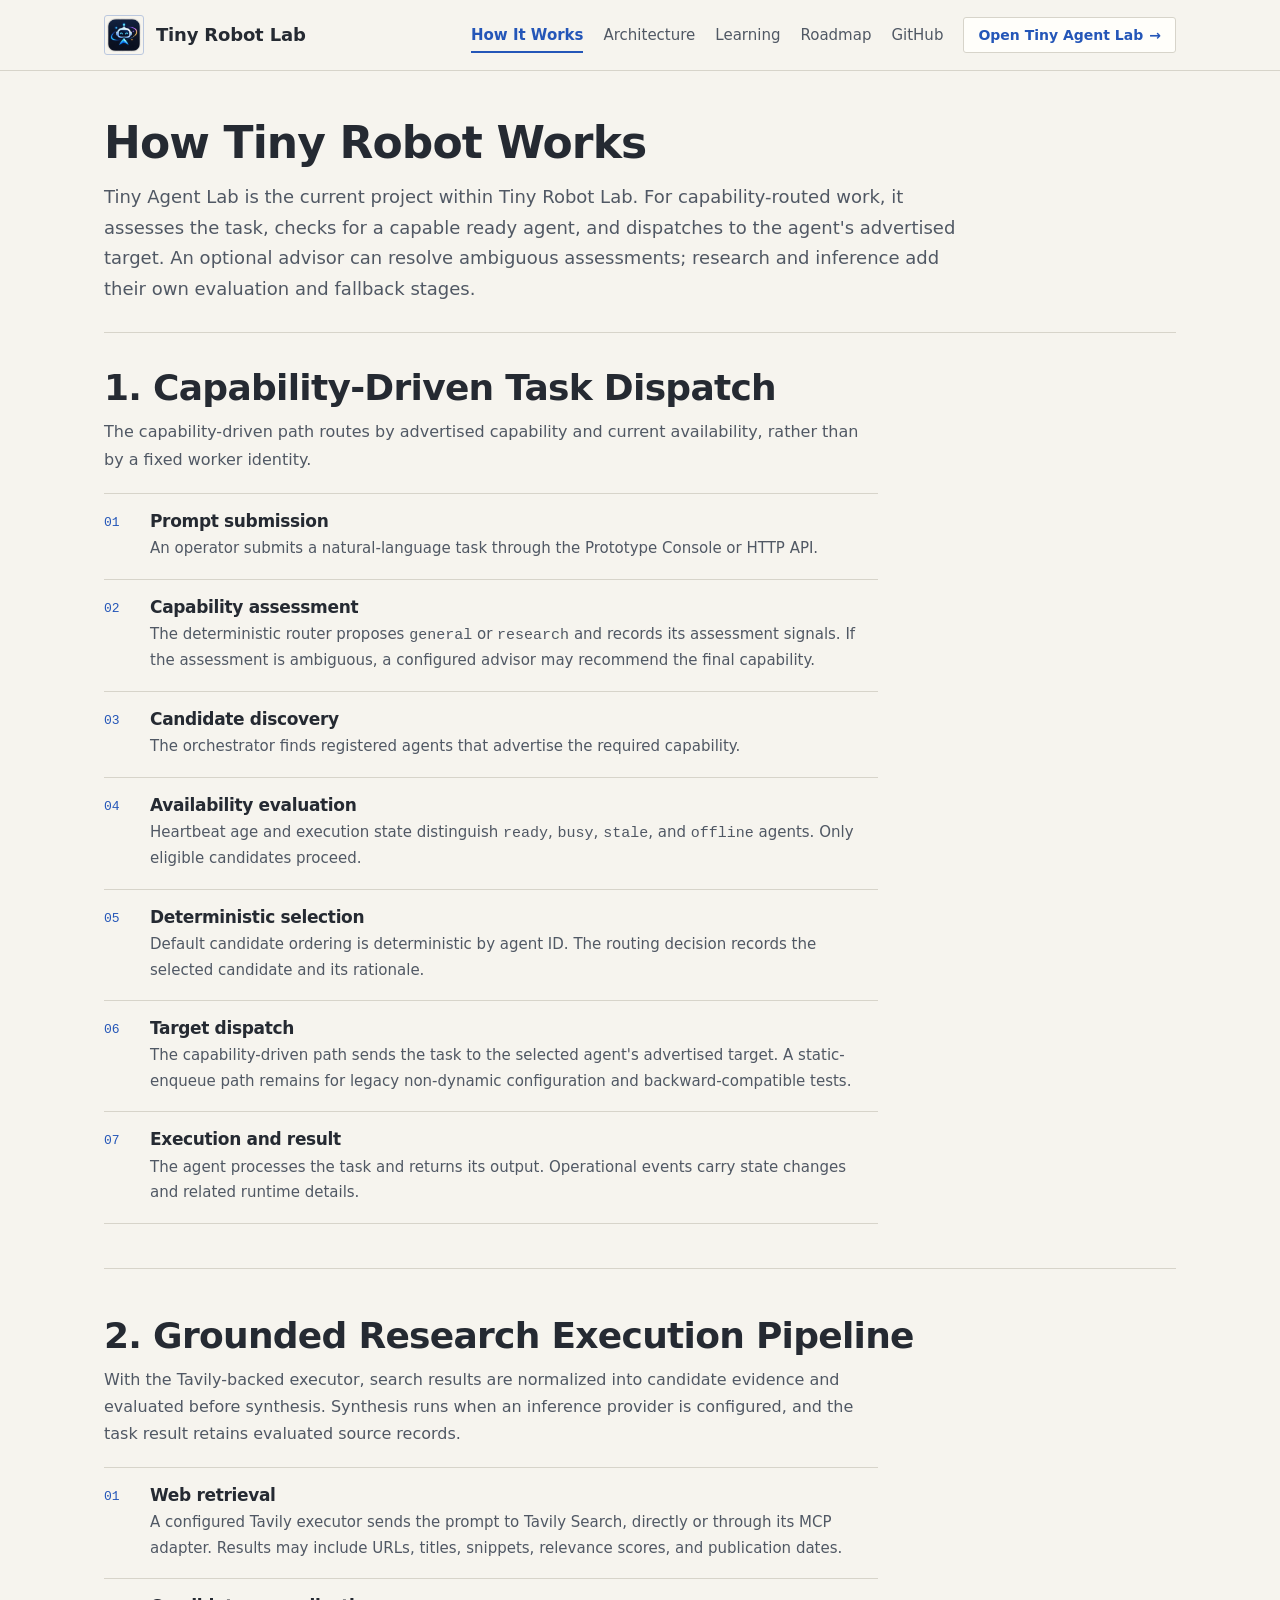
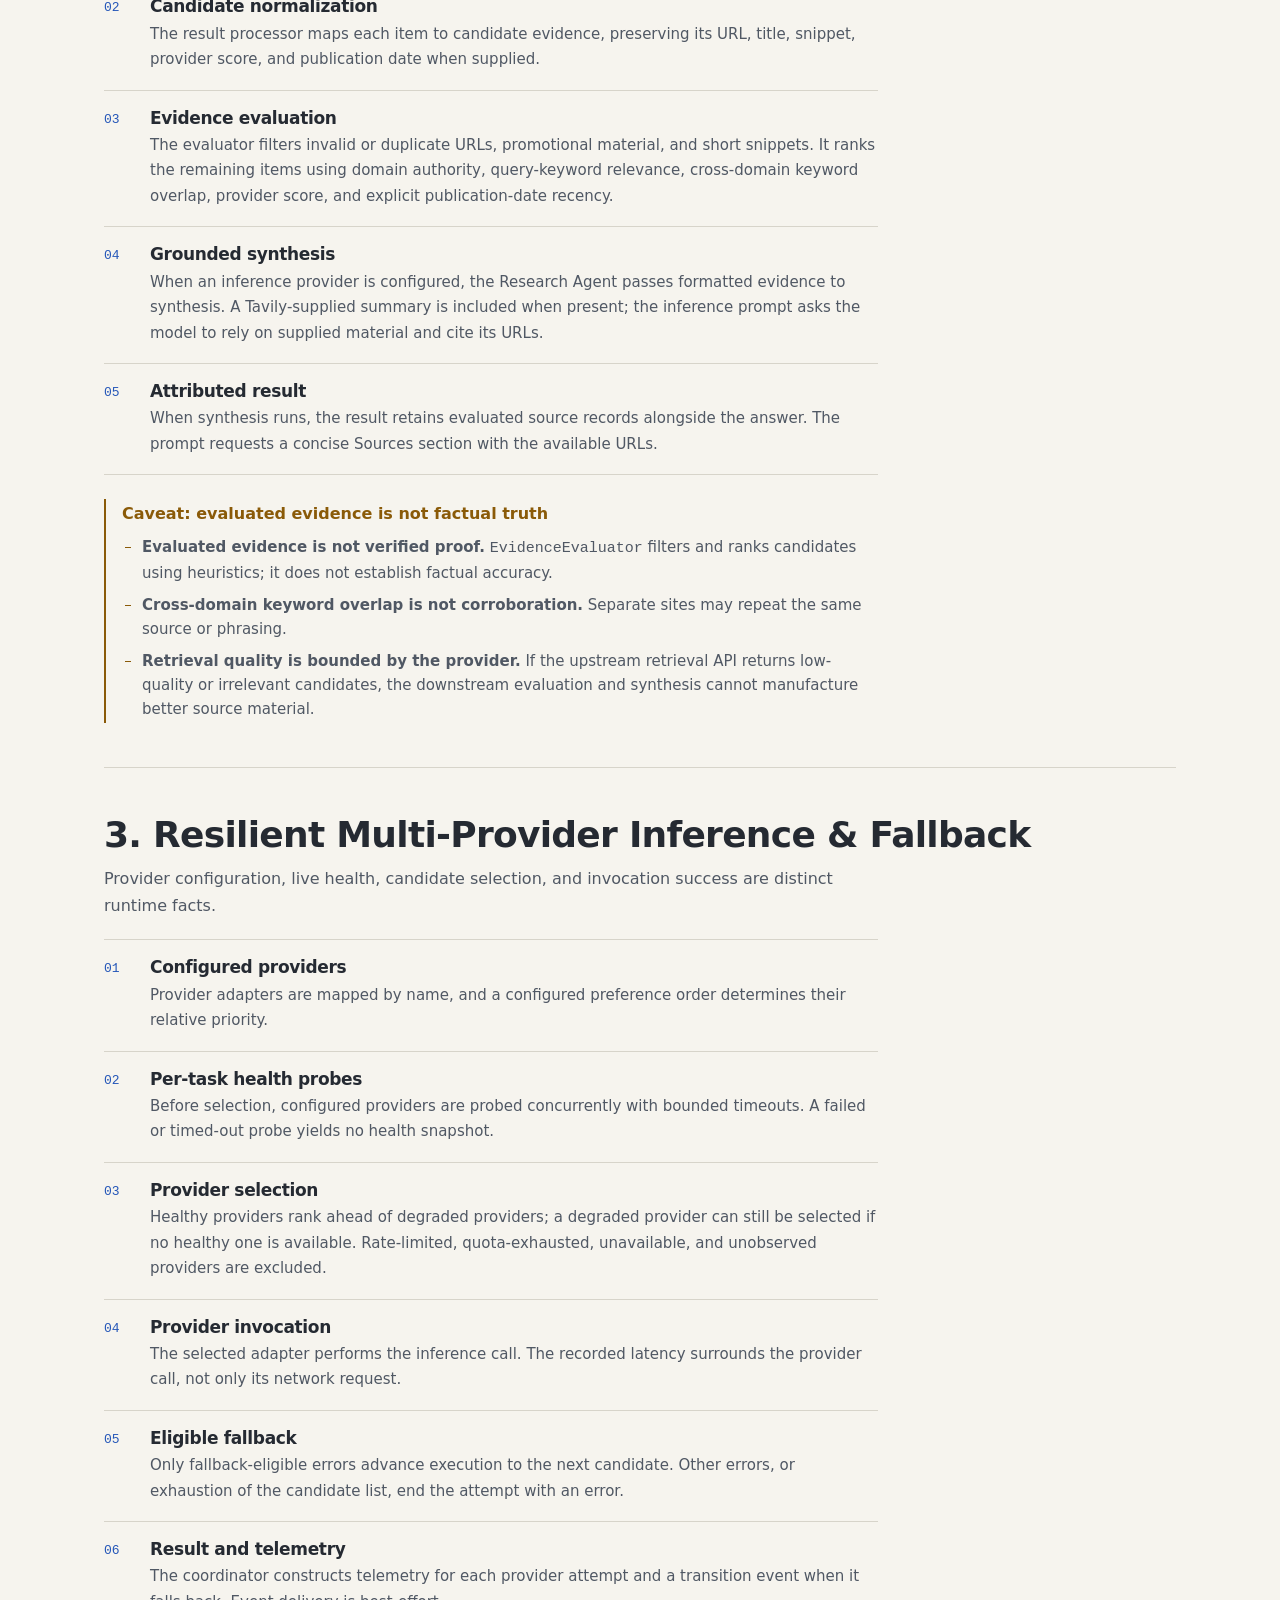
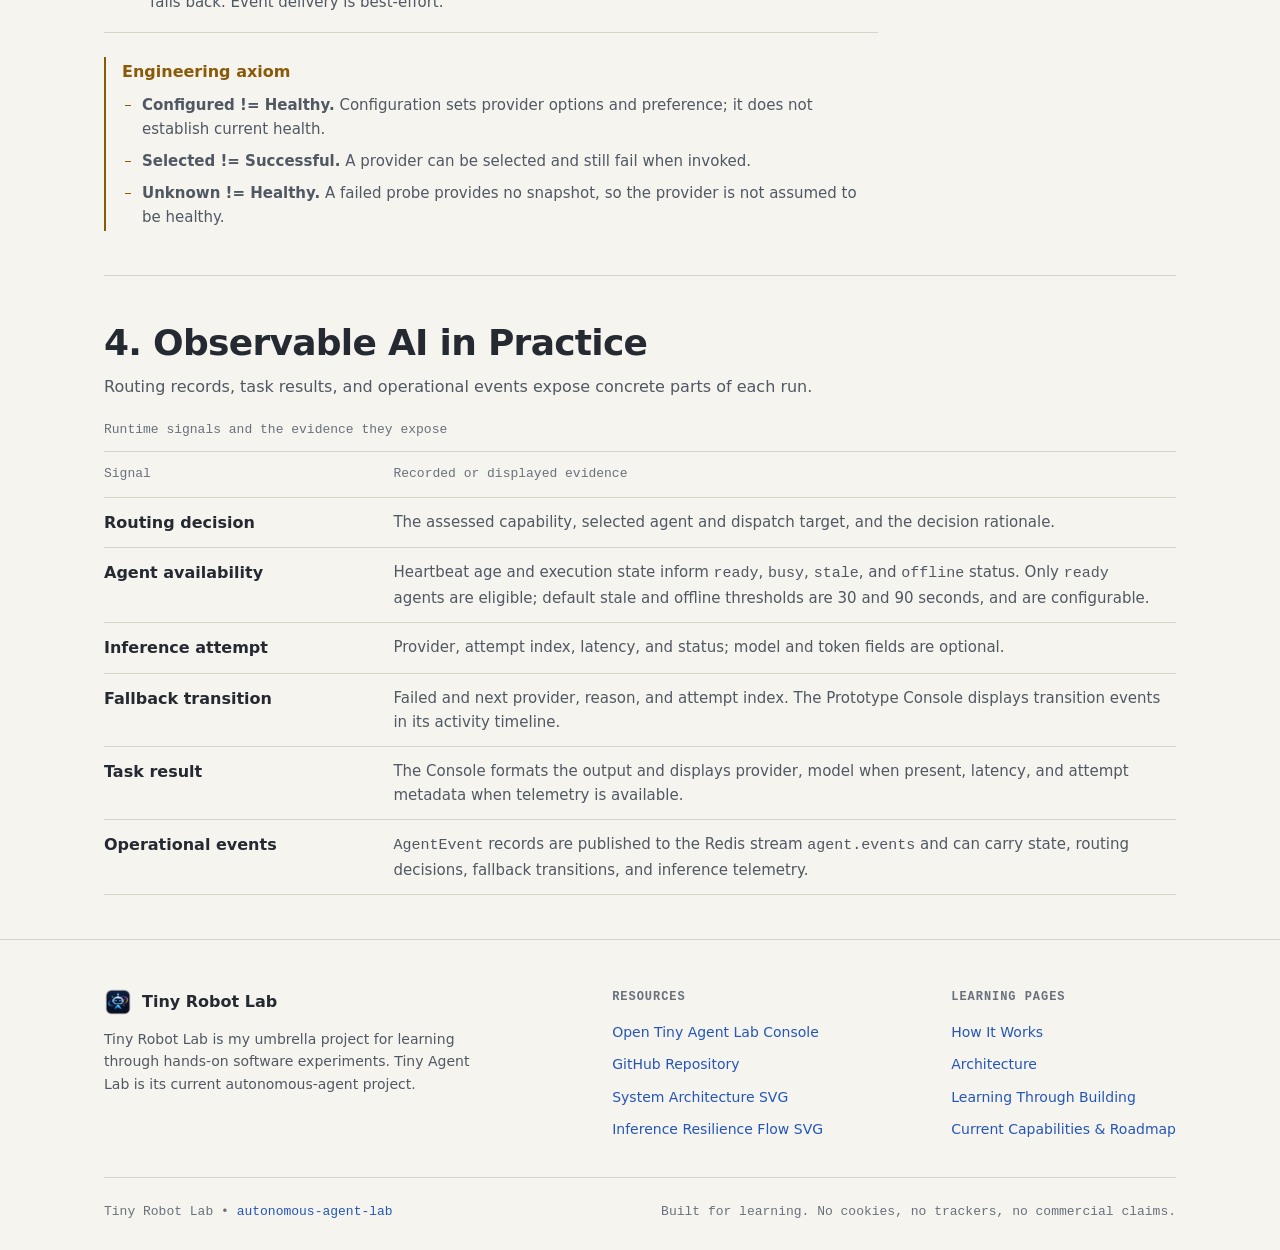
<file: public/how-it-works.html>
<!doctype html>
<html lang="en">
<head>
  <meta charset="utf-8">
  <meta name="viewport" content="width=device-width, initial-scale=1">
  <title>How Tiny Robot Works — Tiny Robot Lab</title>
  <meta name="description" content="Runtime mechanics in Tiny Agent Lab, the current project within Tiny Robot Lab: task dispatch, research evidence evaluation, and inference fallback.">

  <!-- Open Graph / Meta -->
  <meta property="og:type" content="article">
  <meta property="og:title" content="How Tiny Robot Works — Tiny Robot Lab">
  <meta property="og:description" content="Runtime mechanics in Tiny Agent Lab, the current project within Tiny Robot Lab: task dispatch, research evidence evaluation, and inference fallback.">
  <meta property="og:url" content="https://tinyrobotlab.com/how-it-works.html">
  <meta property="og:image" content="assets/logo.png">

  <!-- Favicon Assets -->
  <link rel="icon" type="image/png" sizes="32x32" href="assets/favicon-32x32.png">
  <link rel="icon" type="image/png" sizes="16x16" href="assets/favicon-16x16.png">
  <link rel="shortcut icon" href="assets/favicon.ico">
  <link rel="apple-touch-icon" sizes="180x180" href="assets/apple-touch-icon.png">

  <!-- Stylesheet & Scripts -->
  <link rel="stylesheet" href="styles.css">
  <script src="nav.js" defer></script>
</head>
<body>
  <a href="#main-content" class="skip-link">Skip to main content</a>

  <!-- Header -->
  <header class="site-header">
    <div class="container nav-wrap">
      <a href="index.html" class="brand-link" aria-label="Tiny Robot Lab Home">
        <img src="assets/logo.png" alt="" class="brand-logo-img" width="40" height="40">
        <div class="brand-text-block">
          <span class="brand-name">Tiny Robot Lab</span>
        </div>
      </a>

      <button class="nav-toggle" type="button" aria-expanded="false" aria-controls="primary-nav" aria-label="Open navigation menu">
        <svg class="nav-icon menu-icon" width="22" height="22" viewBox="0 0 24 24" fill="none" stroke="currentColor" stroke-width="2" stroke-linecap="round" stroke-linejoin="round" aria-hidden="true">
          <line x1="4" y1="6" x2="20" y2="6"></line>
          <line x1="4" y1="12" x2="20" y2="12"></line>
          <line x1="4" y1="18" x2="20" y2="18"></line>
        </svg>
        <svg class="nav-icon close-icon" width="22" height="22" viewBox="0 0 24 24" fill="none" stroke="currentColor" stroke-width="2" stroke-linecap="round" stroke-linejoin="round" aria-hidden="true">
          <line x1="18" y1="6" x2="6" y2="18"></line>
          <line x1="6" y1="6" x2="18" y2="18"></line>
        </svg>
      </button>

      <nav id="primary-nav" class="nav-links" aria-label="Main Navigation">
        <a href="how-it-works.html" class="nav-item active" aria-current="page">How It Works</a>
        <a href="architecture.html" class="nav-item">Architecture</a>
        <a href="learning.html" class="nav-item">Learning</a>
        <a href="roadmap.html" class="nav-item">Roadmap</a>
        <a href="https://github.com/Tiny-Robot-Lab/autonomous-agent-lab" class="nav-item" target="_blank" rel="noopener noreferrer">GitHub</a>
        <a href="https://agents.tinyrobotlab.com" class="nav-btn" target="_blank" rel="noopener noreferrer">
          <span>Open Tiny Agent Lab</span>
          <span aria-hidden="true">→</span>
        </a>
      </nav>
    </div>
  </header>

  <main id="main-content" class="how-it-works-page">
    <div class="container">
      <header class="page-header">
        <h1>How Tiny Robot Works</h1>
        <p class="page-lead">
          Tiny Agent Lab is the current project within Tiny Robot Lab. For capability-routed work, it assesses the task, checks for a capable ready agent, and dispatches to the agent's advertised target. An optional advisor can resolve ambiguous assessments; research and inference add their own evaluation and fallback stages.
        </p>
      </header>

      <!-- Section 1: Orchestration Flow -->
      <section class="section how-it-works-section">
        <div class="section-header">
          <h2 class="section-title">1. Capability-Driven Task Dispatch</h2>
          <p class="section-lead">
            The capability-driven path routes by advertised capability and current availability, rather than by a fixed worker identity.
          </p>
        </div>

        <ol class="technical-sequence">
          <li>
            <div>
              <h3>Prompt submission</h3>
              <p>An operator submits a natural-language task through the Prototype Console or HTTP API.</p>
            </div>
          </li>
          <li>
            <div>
              <h3>Capability assessment</h3>
              <p>The deterministic router proposes <code>general</code> or <code>research</code> and records its assessment signals. If the assessment is ambiguous, a configured advisor may recommend the final capability.</p>
            </div>
          </li>
          <li>
            <div>
              <h3>Candidate discovery</h3>
              <p>The orchestrator finds registered agents that advertise the required capability.</p>
            </div>
          </li>
          <li>
            <div>
              <h3>Availability evaluation</h3>
              <p>Heartbeat age and execution state distinguish <code>ready</code>, <code>busy</code>, <code>stale</code>, and <code>offline</code> agents. Only eligible candidates proceed.</p>
            </div>
          </li>
          <li>
            <div>
              <h3>Deterministic selection</h3>
              <p>Default candidate ordering is deterministic by agent ID. The routing decision records the selected candidate and its rationale.</p>
            </div>
          </li>
          <li>
            <div>
              <h3>Target dispatch</h3>
              <p>The capability-driven path sends the task to the selected agent's advertised target. A static-enqueue path remains for legacy non-dynamic configuration and backward-compatible tests.</p>
            </div>
          </li>
          <li>
            <div>
              <h3>Execution and result</h3>
              <p>The agent processes the task and returns its output. Operational events carry state changes and related runtime details.</p>
            </div>
          </li>
        </ol>
      </section>

      <!-- Section 2: Research Execution Flow -->
      <section class="section how-it-works-section">
        <div class="section-header">
          <h2 class="section-title">2. Grounded Research Execution Pipeline</h2>
          <p class="section-lead">
            With the Tavily-backed executor, search results are normalized into candidate evidence and evaluated before synthesis. Synthesis runs when an inference provider is configured, and the task result retains evaluated source records.
          </p>
        </div>

        <ol class="technical-sequence">
          <li>
            <div>
              <h3>Web retrieval</h3>
              <p>A configured Tavily executor sends the prompt to Tavily Search, directly or through its MCP adapter. Results may include URLs, titles, snippets, relevance scores, and publication dates.</p>
            </div>
          </li>
          <li>
            <div>
              <h3>Candidate normalization</h3>
              <p>The result processor maps each item to candidate evidence, preserving its URL, title, snippet, provider score, and publication date when supplied.</p>
            </div>
          </li>
          <li>
            <div>
              <h3>Evidence evaluation</h3>
              <p>The evaluator filters invalid or duplicate URLs, promotional material, and short snippets. It ranks the remaining items using domain authority, query-keyword relevance, cross-domain keyword overlap, provider score, and explicit publication-date recency.</p>
            </div>
          </li>
          <li>
            <div>
              <h3>Grounded synthesis</h3>
              <p>When an inference provider is configured, the Research Agent passes formatted evidence to synthesis. A Tavily-supplied summary is included when present; the inference prompt asks the model to rely on supplied material and cite its URLs.</p>
            </div>
          </li>
          <li>
            <div>
              <h3>Attributed result</h3>
              <p>When synthesis runs, the result retains evaluated source records alongside the answer. The prompt requests a concise Sources section with the available URLs.</p>
            </div>
          </li>
        </ol>

        <aside class="caveat-box engineering-note">
          <div class="caveat-heading">
            <span>Caveat: evaluated evidence is not factual truth</span>
          </div>
          <ul class="caveat-list">
            <li><strong>Evaluated evidence is not verified proof.</strong> <code>EvidenceEvaluator</code> filters and ranks candidates using heuristics; it does not establish factual accuracy.</li>
            <li><strong>Cross-domain keyword overlap is not corroboration.</strong> Separate sites may repeat the same source or phrasing.</li>
            <li><strong>Retrieval quality is bounded by the provider.</strong> If the upstream retrieval API returns low-quality or irrelevant candidates, the downstream evaluation and synthesis cannot manufacture better source material.</li>
          </ul>
        </aside>
      </section>

      <!-- Section 3: Multi-Provider Inference & Fallback Flow -->
      <section class="section how-it-works-section">
        <div class="section-header">
          <h2 class="section-title">3. Resilient Multi-Provider Inference &amp; Fallback</h2>
          <p class="section-lead">
            Provider configuration, live health, candidate selection, and invocation success are distinct runtime facts.
          </p>
        </div>

        <ol class="technical-sequence">
          <li>
            <div>
              <h3>Configured providers</h3>
              <p>Provider adapters are mapped by name, and a configured preference order determines their relative priority.</p>
            </div>
          </li>
          <li>
            <div>
              <h3>Per-task health probes</h3>
              <p>Before selection, configured providers are probed concurrently with bounded timeouts. A failed or timed-out probe yields no health snapshot.</p>
            </div>
          </li>
          <li>
            <div>
              <h3>Provider selection</h3>
              <p>Healthy providers rank ahead of degraded providers; a degraded provider can still be selected if no healthy one is available. Rate-limited, quota-exhausted, unavailable, and unobserved providers are excluded.</p>
            </div>
          </li>
          <li>
            <div>
              <h3>Provider invocation</h3>
              <p>The selected adapter performs the inference call. The recorded latency surrounds the provider call, not only its network request.</p>
            </div>
          </li>
          <li>
            <div>
              <h3>Eligible fallback</h3>
              <p>Only fallback-eligible errors advance execution to the next candidate. Other errors, or exhaustion of the candidate list, end the attempt with an error.</p>
            </div>
          </li>
          <li>
            <div>
              <h3>Result and telemetry</h3>
              <p>The coordinator constructs telemetry for each provider attempt and a transition event when it falls back. Event delivery is best-effort.</p>
            </div>
          </li>
        </ol>

        <aside class="caveat-box engineering-note">
          <div class="caveat-heading">
            <span>Engineering axiom</span>
          </div>
          <ul class="caveat-list">
            <li><strong>Configured != Healthy.</strong> Configuration sets provider options and preference; it does not establish current health.</li>
            <li><strong>Selected != Successful.</strong> A provider can be selected and still fail when invoked.</li>
            <li><strong>Unknown != Healthy.</strong> A failed probe provides no snapshot, so the provider is not assumed to be healthy.</li>
          </ul>
        </aside>
      </section>

      <!-- Section 4: Observability -->
      <section class="section how-it-works-section">
        <div class="section-header">
          <h2 class="section-title">4. Observable AI in Practice</h2>
          <p class="section-lead">
            Routing records, task results, and operational events expose concrete parts of each run.
          </p>
        </div>

        <div class="spec-table-wrap">
          <table class="spec-table">
            <caption>Runtime signals and the evidence they expose</caption>
            <thead>
              <tr>
                <th scope="col">Signal</th>
                <th scope="col">Recorded or displayed evidence</th>
              </tr>
            </thead>
            <tbody>
              <tr>
                <th scope="row">Routing decision</th>
                <td>The assessed capability, selected agent and dispatch target, and the decision rationale.</td>
              </tr>
              <tr>
                <th scope="row">Agent availability</th>
                <td>Heartbeat age and execution state inform <code>ready</code>, <code>busy</code>, <code>stale</code>, and <code>offline</code> status. Only <code>ready</code> agents are eligible; default stale and offline thresholds are 30 and 90 seconds, and are configurable.</td>
              </tr>
              <tr>
                <th scope="row">Inference attempt</th>
                <td>Provider, attempt index, latency, and status; model and token fields are optional.</td>
              </tr>
              <tr>
                <th scope="row">Fallback transition</th>
                <td>Failed and next provider, reason, and attempt index. The Prototype Console displays transition events in its activity timeline.</td>
              </tr>
              <tr>
                <th scope="row">Task result</th>
                <td>The Console formats the output and displays provider, model when present, latency, and attempt metadata when telemetry is available.</td>
              </tr>
              <tr>
                <th scope="row">Operational events</th>
                <td><code>AgentEvent</code> records are published to the Redis stream <code>agent.events</code> and can carry state, routing decisions, fallback transitions, and inference telemetry.</td>
              </tr>
            </tbody>
          </table>
        </div>
      </section>
    </div>
  </main>

  <!-- Footer -->
  <footer class="site-footer">
    <div class="container">
      <div class="footer-inner">
        <div class="footer-brand">
          <div class="footer-logo-row">
            <img src="assets/logo.png" alt="" class="footer-logo-img" width="28" height="28">
            <span class="footer-brand-title">Tiny Robot Lab</span>
          </div>
          <p class="footer-desc">
            Tiny Robot Lab is my umbrella project for learning through hands-on software experiments. Tiny Agent Lab is its current autonomous-agent project.
          </p>
        </div>

        <div class="footer-links-group">
          <p class="footer-links-title">Resources</p>
          <a href="https://agents.tinyrobotlab.com" class="footer-link" target="_blank" rel="noopener noreferrer">Open Tiny Agent Lab Console</a>
          <a href="https://github.com/Tiny-Robot-Lab/autonomous-agent-lab" class="footer-link" target="_blank" rel="noopener noreferrer">GitHub Repository</a>
          <a href="assets/architecture.svg" class="footer-link" target="_blank" rel="noopener noreferrer">System Architecture SVG</a>
          <a href="assets/inference-provider-flow.svg" class="footer-link" target="_blank" rel="noopener noreferrer">Inference Resilience Flow SVG</a>
        </div>

        <div class="footer-links-group">
          <p class="footer-links-title">Learning Pages</p>
          <a href="how-it-works.html" class="footer-link">How It Works</a>
          <a href="architecture.html" class="footer-link">Architecture</a>
          <a href="learning.html" class="footer-link">Learning Through Building</a>
          <a href="roadmap.html" class="footer-link">Current Capabilities &amp; Roadmap</a>
        </div>
      </div>

      <div class="footer-bottom">
        <span>Tiny Robot Lab • <a href="https://github.com/Tiny-Robot-Lab/autonomous-agent-lab" target="_blank" rel="noopener noreferrer">autonomous-agent-lab</a></span>
        <span>Built for learning. No cookies, no trackers, no commercial claims.</span>
      </div>
    </div>
  </footer>
</body>
</html>
</file>
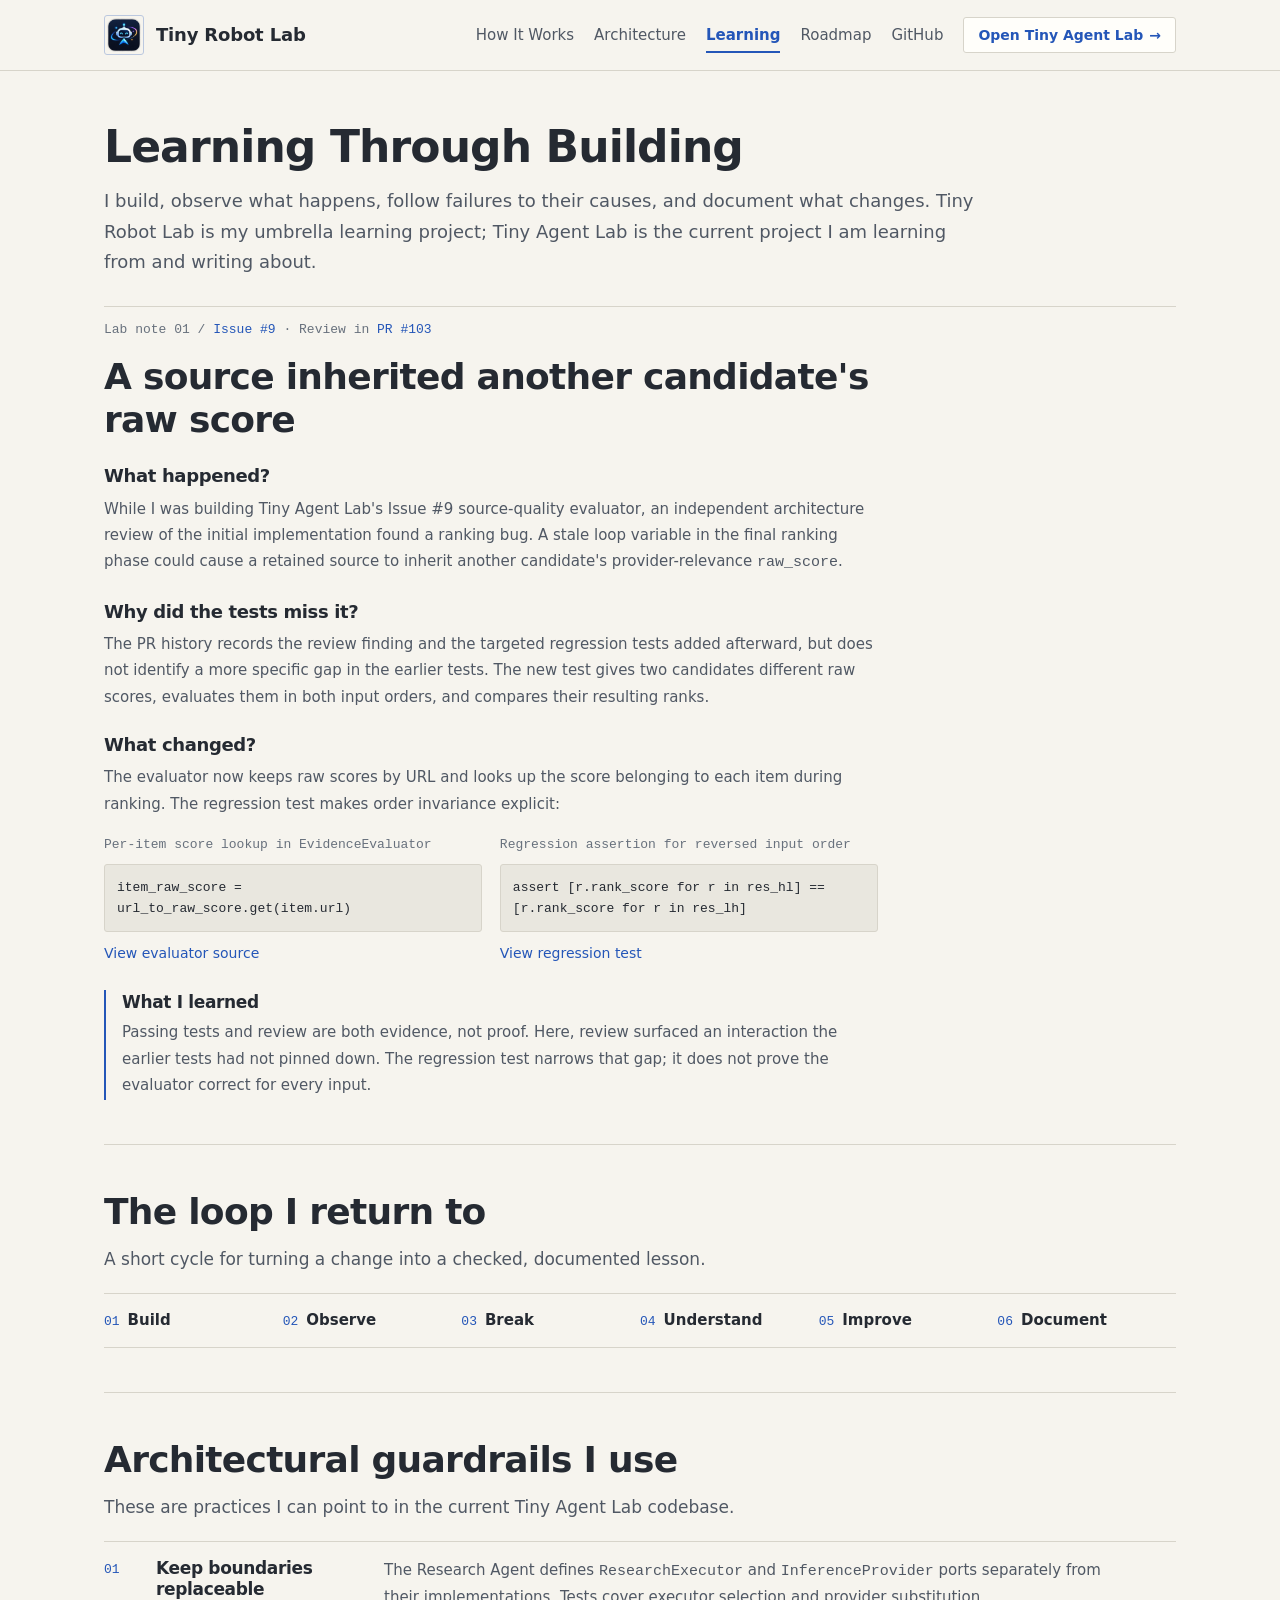
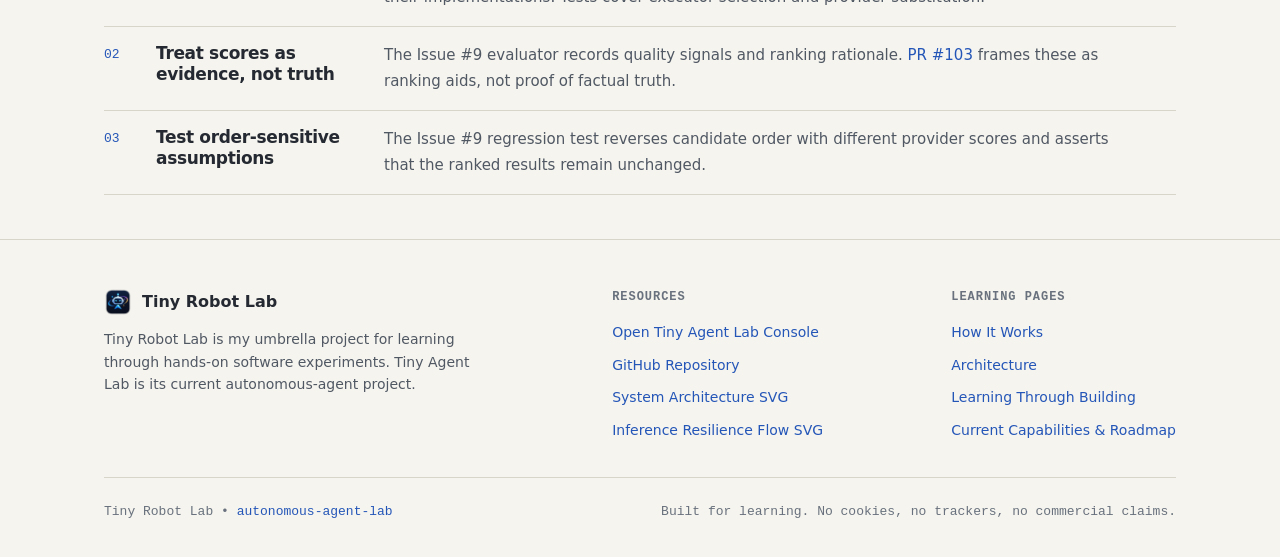
<file: public/learning.html>
<!doctype html>
<html lang="en">
<head>
  <meta charset="utf-8">
  <meta name="viewport" content="width=device-width, initial-scale=1">
  <title>Learning Through Building — Tiny Robot Lab</title>
  <meta name="description" content="How I learn by building, observing, correcting, and documenting Tiny Agent Lab as part of the broader Tiny Robot Lab learning project.">

  <!-- Open Graph / Meta -->
  <meta property="og:type" content="article">
  <meta property="og:title" content="Learning Through Building — Tiny Robot Lab">
  <meta property="og:description" content="How I learn by building, observing, correcting, and documenting Tiny Agent Lab as part of the broader Tiny Robot Lab learning project.">
  <meta property="og:url" content="https://tinyrobotlab.com/learning.html">
  <meta property="og:image" content="assets/logo.png">

  <!-- Favicon Assets -->
  <link rel="icon" type="image/png" sizes="32x32" href="assets/favicon-32x32.png">
  <link rel="icon" type="image/png" sizes="16x16" href="assets/favicon-16x16.png">
  <link rel="shortcut icon" href="assets/favicon.ico">
  <link rel="apple-touch-icon" sizes="180x180" href="assets/apple-touch-icon.png">

  <!-- Stylesheet & Scripts -->
  <link rel="stylesheet" href="styles.css">
  <script src="nav.js" defer></script>
</head>
<body>
  <a href="#main-content" class="skip-link">Skip to main content</a>

  <!-- Header -->
  <header class="site-header">
    <div class="container nav-wrap">
      <a href="index.html" class="brand-link" aria-label="Tiny Robot Lab Home">
        <img src="assets/logo.png" alt="" class="brand-logo-img" width="40" height="40">
        <div class="brand-text-block">
          <span class="brand-name">Tiny Robot Lab</span>
        </div>
      </a>

      <button class="nav-toggle" type="button" aria-expanded="false" aria-controls="primary-nav" aria-label="Open navigation menu">
        <svg class="nav-icon menu-icon" width="22" height="22" viewBox="0 0 24 24" fill="none" stroke="currentColor" stroke-width="2" stroke-linecap="round" stroke-linejoin="round" aria-hidden="true">
          <line x1="4" y1="6" x2="20" y2="6"></line>
          <line x1="4" y1="12" x2="20" y2="12"></line>
          <line x1="4" y1="18" x2="20" y2="18"></line>
        </svg>
        <svg class="nav-icon close-icon" width="22" height="22" viewBox="0 0 24 24" fill="none" stroke="currentColor" stroke-width="2" stroke-linecap="round" stroke-linejoin="round" aria-hidden="true">
          <line x1="18" y1="6" x2="6" y2="18"></line>
          <line x1="6" y1="6" x2="18" y2="18"></line>
        </svg>
      </button>

      <nav id="primary-nav" class="nav-links" aria-label="Main Navigation">
        <a href="how-it-works.html" class="nav-item">How It Works</a>
        <a href="architecture.html" class="nav-item">Architecture</a>
        <a href="learning.html" class="nav-item active" aria-current="page">Learning</a>
        <a href="roadmap.html" class="nav-item">Roadmap</a>
        <a href="https://github.com/Tiny-Robot-Lab/autonomous-agent-lab" class="nav-item" target="_blank" rel="noopener noreferrer">GitHub</a>
        <a href="https://agents.tinyrobotlab.com" class="nav-btn" target="_blank" rel="noopener noreferrer">
          <span>Open Tiny Agent Lab</span>
          <span aria-hidden="true">→</span>
        </a>
      </nav>
    </div>
  </header>

  <main id="main-content" class="learning-page">
    <div class="container">
      <header class="page-header">
        <h1>Learning Through Building</h1>
        <p class="page-lead">
          I build, observe what happens, follow failures to their causes, and document what changes. Tiny Robot Lab is my umbrella learning project; Tiny Agent Lab is the current project I am learning from and writing about.
        </p>
      </header>

      <section class="section learning-story" aria-labelledby="issue-9-title">
        <article class="learning-note">
          <p class="learning-note-meta">
            Lab note 01 /
            <a href="https://github.com/Tiny-Robot-Lab/autonomous-agent-lab/issues/9" target="_blank" rel="noopener noreferrer">Issue #9</a>
            · Review in
            <a href="https://github.com/Tiny-Robot-Lab/autonomous-agent-lab/pull/103" target="_blank" rel="noopener noreferrer">PR #103</a>
          </p>
          <h2 id="issue-9-title">A source inherited another candidate's raw score</h2>

          <h3>What happened?</h3>
          <p>
            While I was building Tiny Agent Lab's Issue #9 source-quality evaluator, an independent architecture review of the initial implementation found a ranking bug. A stale loop variable in the final ranking phase could cause a retained source to inherit another candidate's provider-relevance <code>raw_score</code>.
          </p>

          <h3>Why did the tests miss it?</h3>
          <p>
            The PR history records the review finding and the targeted regression tests added afterward, but does not identify a more specific gap in the earlier tests. The new test gives two candidates different raw scores, evaluates them in both input orders, and compares their resulting ranks.
          </p>

          <h3>What changed?</h3>
          <p>
            The evaluator now keeps raw scores by URL and looks up the score belonging to each item during ranking. The regression test makes order invariance explicit:
          </p>
          <div class="learning-evidence">
            <figure>
              <figcaption>Per-item score lookup in <code>EvidenceEvaluator</code></figcaption>
              <pre><code>item_raw_score = url_to_raw_score.get(item.url)</code></pre>
              <a href="https://github.com/Tiny-Robot-Lab/autonomous-agent-lab/blob/1e8cb10/services/research_agent/src/research_agent/domain/evaluator.py#L278" target="_blank" rel="noopener noreferrer">View evaluator source</a>
            </figure>
            <figure>
              <figcaption>Regression assertion for reversed input order</figcaption>
              <pre><code>assert [r.rank_score for r in res_hl] == [r.rank_score for r in res_lh]</code></pre>
              <a href="https://github.com/Tiny-Robot-Lab/autonomous-agent-lab/blob/1e8cb10/tests/test_research_agent.py#L2335" target="_blank" rel="noopener noreferrer">View regression test</a>
            </figure>
          </div>

          <aside class="learning-takeaway">
            <h3>What I learned</h3>
            <p>
              Passing tests and review are both evidence, not proof. Here, review surfaced an interaction the earlier tests had not pinned down. The regression test narrows that gap; it does not prove the evaluator correct for every input.
            </p>
          </aside>
        </article>
      </section>

      <section class="section learning-cycle" aria-labelledby="learning-cycle-title">
        <div class="section-header">
          <h2 class="section-title" id="learning-cycle-title">The loop I return to</h2>
          <p class="section-lead">A short cycle for turning a change into a checked, documented lesson.</p>
        </div>
        <ol class="learning-loop">
          <li><span>01</span><strong>Build</strong></li>
          <li><span>02</span><strong>Observe</strong></li>
          <li><span>03</span><strong>Break</strong></li>
          <li><span>04</span><strong>Understand</strong></li>
          <li><span>05</span><strong>Improve</strong></li>
          <li><span>06</span><strong>Document</strong></li>
        </ol>
      </section>

      <section class="section learning-guardrails" aria-labelledby="guardrails-title">
        <div class="section-header">
          <h2 class="section-title" id="guardrails-title">Architectural guardrails I use</h2>
          <p class="section-lead">These are practices I can point to in the current Tiny Agent Lab codebase.</p>
        </div>
        <ol class="learning-guardrail-list">
          <li>
            <h3>Keep boundaries replaceable</h3>
            <p>The Research Agent defines <code>ResearchExecutor</code> and <code>InferenceProvider</code> ports separately from their implementations. Tests cover executor selection and provider substitution.</p>
          </li>
          <li>
            <h3>Treat scores as evidence, not truth</h3>
            <p>The Issue #9 evaluator records quality signals and ranking rationale. <a href="https://github.com/Tiny-Robot-Lab/autonomous-agent-lab/pull/103" target="_blank" rel="noopener noreferrer">PR #103</a> frames these as ranking aids, not proof of factual truth.</p>
          </li>
          <li>
            <h3>Test order-sensitive assumptions</h3>
            <p>The Issue #9 regression test reverses candidate order with different provider scores and asserts that the ranked results remain unchanged.</p>
          </li>
        </ol>
      </section>
    </div>
  </main>

  <!-- Footer -->
  <footer class="site-footer">
    <div class="container">
      <div class="footer-inner">
        <div class="footer-brand">
          <div class="footer-logo-row">
            <img src="assets/logo.png" alt="" class="footer-logo-img" width="28" height="28">
            <span class="footer-brand-title">Tiny Robot Lab</span>
          </div>
          <p class="footer-desc">
            Tiny Robot Lab is my umbrella project for learning through hands-on software experiments. Tiny Agent Lab is its current autonomous-agent project.
          </p>
        </div>

        <div class="footer-links-group">
          <p class="footer-links-title">Resources</p>
          <a href="https://agents.tinyrobotlab.com" class="footer-link" target="_blank" rel="noopener noreferrer">Open Tiny Agent Lab Console</a>
          <a href="https://github.com/Tiny-Robot-Lab/autonomous-agent-lab" class="footer-link" target="_blank" rel="noopener noreferrer">GitHub Repository</a>
          <a href="assets/architecture.svg" class="footer-link" target="_blank" rel="noopener noreferrer">System Architecture SVG</a>
          <a href="assets/inference-provider-flow.svg" class="footer-link" target="_blank" rel="noopener noreferrer">Inference Resilience Flow SVG</a>
        </div>

        <div class="footer-links-group">
          <p class="footer-links-title">Learning Pages</p>
          <a href="how-it-works.html" class="footer-link">How It Works</a>
          <a href="architecture.html" class="footer-link">Architecture</a>
          <a href="learning.html" class="footer-link">Learning Through Building</a>
          <a href="roadmap.html" class="footer-link">Current Capabilities &amp; Roadmap</a>
        </div>
      </div>

      <div class="footer-bottom">
        <span>Tiny Robot Lab • <a href="https://github.com/Tiny-Robot-Lab/autonomous-agent-lab" target="_blank" rel="noopener noreferrer">autonomous-agent-lab</a></span>
        <span>Built for learning. No cookies, no trackers, no commercial claims.</span>
      </div>
    </div>
  </footer>
</body>
</html>
</file>
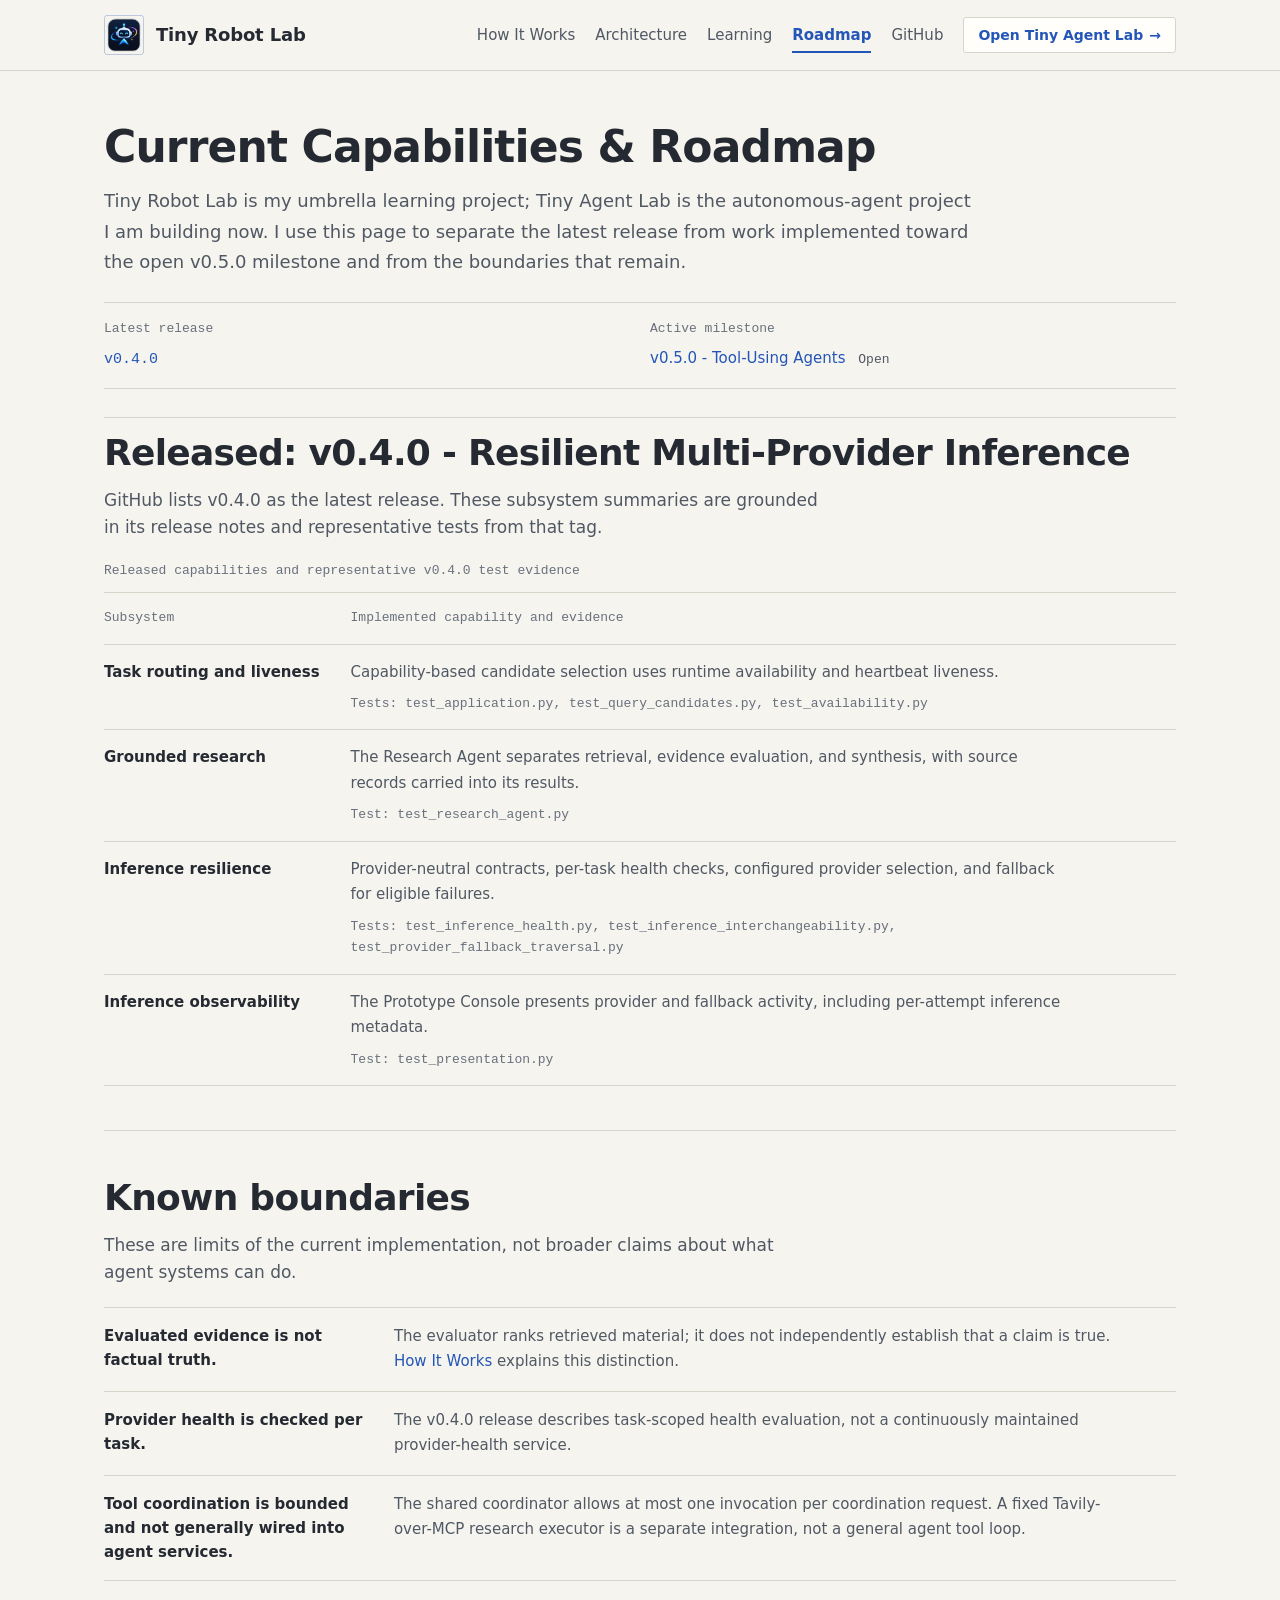
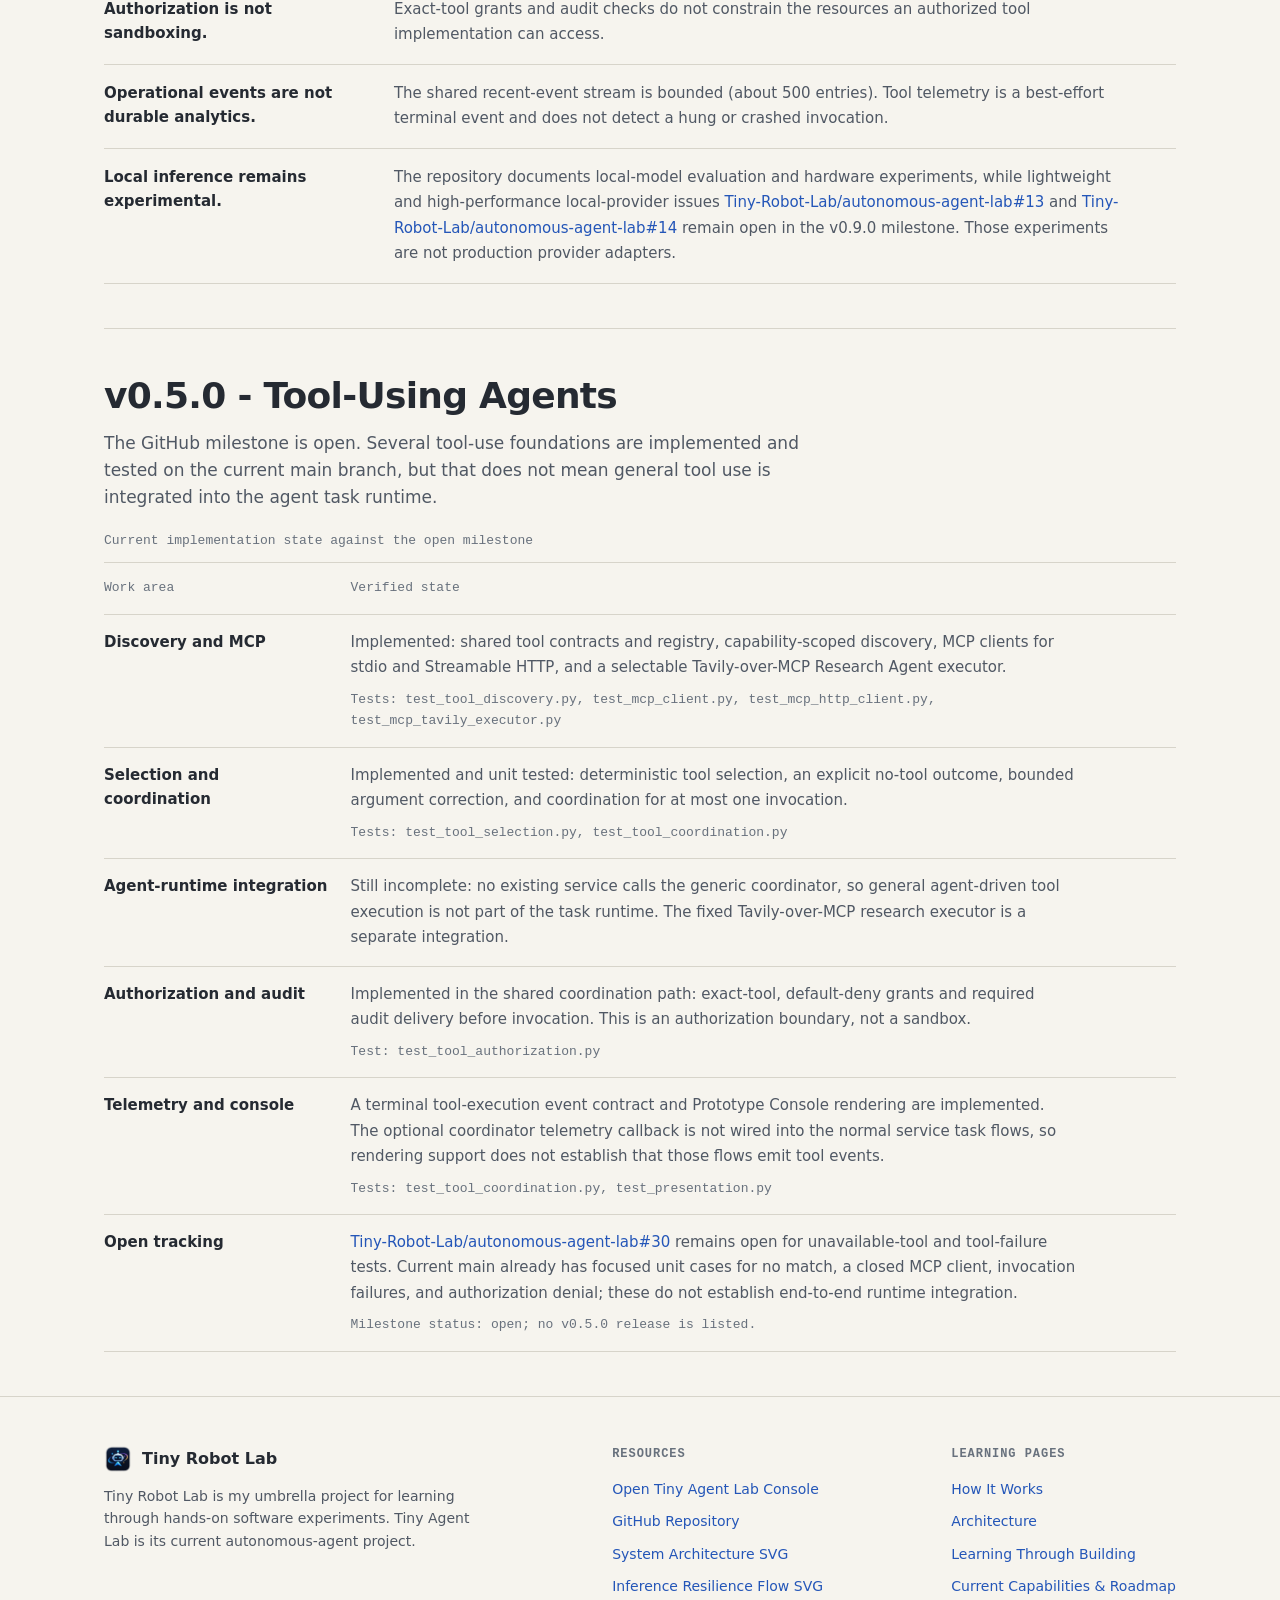
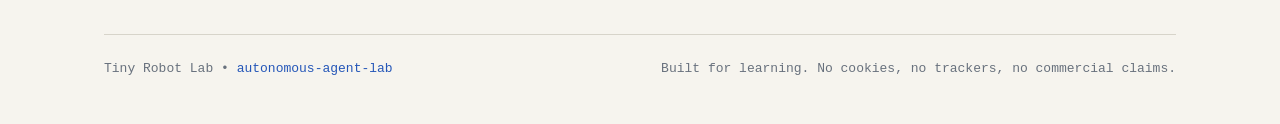
<file: public/roadmap.html>
<!doctype html>
<html lang="en">
<head>
  <meta charset="utf-8">
  <meta name="viewport" content="width=device-width, initial-scale=1">
  <title>Current Capabilities &amp; Roadmap — Tiny Robot Lab</title>
  <meta name="description" content="Current Tiny Agent Lab release capabilities, verified v0.5.0 tool-use work, and documented runtime boundaries within the Tiny Robot Lab learning project.">

  <!-- Open Graph / Meta -->
  <meta property="og:type" content="article">
  <meta property="og:title" content="Current Capabilities &amp; Roadmap — Tiny Robot Lab">
  <meta property="og:description" content="Current Tiny Agent Lab release capabilities, verified v0.5.0 tool-use work, and documented runtime boundaries within the Tiny Robot Lab learning project.">
  <meta property="og:url" content="https://tinyrobotlab.com/roadmap.html">
  <meta property="og:image" content="assets/logo.png">

  <!-- Favicon Assets -->
  <link rel="icon" type="image/png" sizes="32x32" href="assets/favicon-32x32.png">
  <link rel="icon" type="image/png" sizes="16x16" href="assets/favicon-16x16.png">
  <link rel="shortcut icon" href="assets/favicon.ico">
  <link rel="apple-touch-icon" sizes="180x180" href="assets/apple-touch-icon.png">

  <!-- Stylesheet & Scripts -->
  <link rel="stylesheet" href="styles.css">
  <script src="nav.js" defer></script>
</head>
<body>
  <a href="#main-content" class="skip-link">Skip to main content</a>

  <!-- Header -->
  <header class="site-header">
    <div class="container nav-wrap">
      <a href="index.html" class="brand-link" aria-label="Tiny Robot Lab Home">
        <img src="assets/logo.png" alt="" class="brand-logo-img" width="40" height="40">
        <div class="brand-text-block">
          <span class="brand-name">Tiny Robot Lab</span>
        </div>
      </a>

      <button class="nav-toggle" type="button" aria-expanded="false" aria-controls="primary-nav" aria-label="Open navigation menu">
        <svg class="nav-icon menu-icon" width="22" height="22" viewBox="0 0 24 24" fill="none" stroke="currentColor" stroke-width="2" stroke-linecap="round" stroke-linejoin="round" aria-hidden="true">
          <line x1="4" y1="6" x2="20" y2="6"></line>
          <line x1="4" y1="12" x2="20" y2="12"></line>
          <line x1="4" y1="18" x2="20" y2="18"></line>
        </svg>
        <svg class="nav-icon close-icon" width="22" height="22" viewBox="0 0 24 24" fill="none" stroke="currentColor" stroke-width="2" stroke-linecap="round" stroke-linejoin="round" aria-hidden="true">
          <line x1="18" y1="6" x2="6" y2="18"></line>
          <line x1="6" y1="6" x2="18" y2="18"></line>
        </svg>
      </button>

      <nav id="primary-nav" class="nav-links" aria-label="Main Navigation">
        <a href="how-it-works.html" class="nav-item">How It Works</a>
        <a href="architecture.html" class="nav-item">Architecture</a>
        <a href="learning.html" class="nav-item">Learning</a>
        <a href="roadmap.html" class="nav-item active" aria-current="page">Roadmap</a>
        <a href="https://github.com/Tiny-Robot-Lab/autonomous-agent-lab" class="nav-item" target="_blank" rel="noopener noreferrer">GitHub</a>
        <a href="https://agents.tinyrobotlab.com" class="nav-btn" target="_blank" rel="noopener noreferrer">
          <span>Open Tiny Agent Lab</span>
          <span aria-hidden="true">→</span>
        </a>
      </nav>
    </div>
  </header>

  <main id="main-content" class="roadmap-page">
    <div class="container">
      <header class="page-header">
        <h1>Current Capabilities &amp; Roadmap</h1>
        <p class="page-lead">
          Tiny Robot Lab is my umbrella learning project; Tiny Agent Lab is the autonomous-agent project I am building now. I use this page to separate the latest release from work implemented toward the open v0.5.0 milestone and from the boundaries that remain.
        </p>
        <dl class="roadmap-status-strip" aria-label="Release and milestone status">
          <div>
            <dt>Latest release</dt>
            <dd><a href="https://github.com/Tiny-Robot-Lab/autonomous-agent-lab/releases/tag/v0.4.0"><code>v0.4.0</code></a></dd>
          </div>
          <div>
            <dt>Active milestone</dt>
            <dd><a href="https://github.com/Tiny-Robot-Lab/autonomous-agent-lab/milestone/3">v0.5.0 - Tool-Using Agents</a> <span class="roadmap-status">Open</span></dd>
          </div>
        </dl>
      </header>

      <section class="section roadmap-section">
        <div class="section-header">
          <h2 class="section-title">Released: v0.4.0 - Resilient Multi-Provider Inference</h2>
          <p class="section-lead">
            GitHub lists v0.4.0 as the latest release. These subsystem summaries are grounded in its release notes and representative tests from that tag.
          </p>
        </div>

        <div class="roadmap-table-wrap">
          <table class="roadmap-table">
            <caption>Released capabilities and representative v0.4.0 test evidence</caption>
            <thead>
              <tr>
                <th scope="col">Subsystem</th>
                <th scope="col">Implemented capability and evidence</th>
              </tr>
            </thead>
            <tbody>
              <tr>
                <th scope="row">Task routing and liveness</th>
                <td>
                  <p>Capability-based candidate selection uses runtime availability and heartbeat liveness.</p>
                  <p class="roadmap-evidence">Tests: <code>test_application.py</code>, <code>test_query_candidates.py</code>, <code>test_availability.py</code></p>
                </td>
              </tr>
              <tr>
                <th scope="row">Grounded research</th>
                <td>
                  <p>The Research Agent separates retrieval, evidence evaluation, and synthesis, with source records carried into its results.</p>
                  <p class="roadmap-evidence">Test: <code>test_research_agent.py</code></p>
                </td>
              </tr>
              <tr>
                <th scope="row">Inference resilience</th>
                <td>
                  <p>Provider-neutral contracts, per-task health checks, configured provider selection, and fallback for eligible failures.</p>
                  <p class="roadmap-evidence">Tests: <code>test_inference_health.py</code>, <code>test_inference_interchangeability.py</code>, <code>test_provider_fallback_traversal.py</code></p>
                </td>
              </tr>
              <tr>
                <th scope="row">Inference observability</th>
                <td>
                  <p>The Prototype Console presents provider and fallback activity, including per-attempt inference metadata.</p>
                  <p class="roadmap-evidence">Test: <code>test_presentation.py</code></p>
                </td>
              </tr>
            </tbody>
          </table>
        </div>
      </section>

      <section class="section roadmap-section">
        <div class="section-header">
          <h2 class="section-title">Known boundaries</h2>
          <p class="section-lead">
            These are limits of the current implementation, not broader claims about what agent systems can do.
          </p>
        </div>
        <ul class="roadmap-boundaries">
          <li>
            <strong>Evaluated evidence is not factual truth.</strong>
            <p>The evaluator ranks retrieved material; it does not independently establish that a claim is true. <a href="how-it-works.html">How It Works</a> explains this distinction.</p>
          </li>
          <li>
            <strong>Provider health is checked per task.</strong>
            <p>The v0.4.0 release describes task-scoped health evaluation, not a continuously maintained provider-health service.</p>
          </li>
          <li>
            <strong>Tool coordination is bounded and not generally wired into agent services.</strong>
            <p>The shared coordinator allows at most one invocation per coordination request. A fixed Tavily-over-MCP research executor is a separate integration, not a general agent tool loop.</p>
          </li>
          <li>
            <strong>Authorization is not sandboxing.</strong>
            <p>Exact-tool grants and audit checks do not constrain the resources an authorized tool implementation can access.</p>
          </li>
          <li>
            <strong>Operational events are not durable analytics.</strong>
            <p>The shared recent-event stream is bounded (about 500 entries). Tool telemetry is a best-effort terminal event and does not detect a hung or crashed invocation.</p>
          </li>
          <li>
            <strong>Local inference remains experimental.</strong>
            <p>The repository documents local-model evaluation and hardware experiments, while lightweight and high-performance local-provider issues <a href="https://github.com/Tiny-Robot-Lab/autonomous-agent-lab/issues/13">Tiny-Robot-Lab/autonomous-agent-lab#13</a> and <a href="https://github.com/Tiny-Robot-Lab/autonomous-agent-lab/issues/14">Tiny-Robot-Lab/autonomous-agent-lab#14</a> remain open in the v0.9.0 milestone. Those experiments are not production provider adapters.</p>
          </li>
        </ul>
      </section>

      <section class="section roadmap-section">
        <div class="section-header">
          <h2 class="section-title">v0.5.0 - Tool-Using Agents</h2>
          <p class="section-lead">
            The GitHub milestone is open. Several tool-use foundations are implemented and tested on the current main branch, but that does not mean general tool use is integrated into the agent task runtime.
          </p>
        </div>
        <div class="roadmap-table-wrap">
          <table class="roadmap-table">
            <caption>Current implementation state against the open milestone</caption>
            <thead>
              <tr>
                <th scope="col">Work area</th>
                <th scope="col">Verified state</th>
              </tr>
            </thead>
            <tbody>
              <tr>
                <th scope="row">Discovery and MCP</th>
                <td>
                  <p>Implemented: shared tool contracts and registry, capability-scoped discovery, MCP clients for stdio and Streamable HTTP, and a selectable Tavily-over-MCP Research Agent executor.</p>
                  <p class="roadmap-evidence">Tests: <code>test_tool_discovery.py</code>, <code>test_mcp_client.py</code>, <code>test_mcp_http_client.py</code>, <code>test_mcp_tavily_executor.py</code></p>
                </td>
              </tr>
              <tr>
                <th scope="row">Selection and coordination</th>
                <td>
                  <p>Implemented and unit tested: deterministic tool selection, an explicit no-tool outcome, bounded argument correction, and coordination for at most one invocation.</p>
                  <p class="roadmap-evidence">Tests: <code>test_tool_selection.py</code>, <code>test_tool_coordination.py</code></p>
                </td>
              </tr>
              <tr>
                <th scope="row">Agent-runtime integration</th>
                <td>
                  <p>Still incomplete: no existing service calls the generic coordinator, so general agent-driven tool execution is not part of the task runtime. The fixed Tavily-over-MCP research executor is a separate integration.</p>
                </td>
              </tr>
              <tr>
                <th scope="row">Authorization and audit</th>
                <td>
                  <p>Implemented in the shared coordination path: exact-tool, default-deny grants and required audit delivery before invocation. This is an authorization boundary, not a sandbox.</p>
                  <p class="roadmap-evidence">Test: <code>test_tool_authorization.py</code></p>
                </td>
              </tr>
              <tr>
                <th scope="row">Telemetry and console</th>
                <td>
                  <p>A terminal tool-execution event contract and Prototype Console rendering are implemented. The optional coordinator telemetry callback is not wired into the normal service task flows, so rendering support does not establish that those flows emit tool events.</p>
                  <p class="roadmap-evidence">Tests: <code>test_tool_coordination.py</code>, <code>test_presentation.py</code></p>
                </td>
              </tr>
              <tr>
                <th scope="row">Open tracking</th>
                <td>
                  <p><a href="https://github.com/Tiny-Robot-Lab/autonomous-agent-lab/issues/30">Tiny-Robot-Lab/autonomous-agent-lab#30</a> remains open for unavailable-tool and tool-failure tests. Current main already has focused unit cases for no match, a closed MCP client, invocation failures, and authorization denial; these do not establish end-to-end runtime integration.</p>
                  <p class="roadmap-evidence">Milestone status: open; no v0.5.0 release is listed.</p>
                </td>
              </tr>
            </tbody>
          </table>
        </div>
      </section>
    </div>
  </main>

  <!-- Footer -->
  <footer class="site-footer">
    <div class="container">
      <div class="footer-inner">
        <div class="footer-brand">
          <div class="footer-logo-row">
            <img src="assets/logo.png" alt="" class="footer-logo-img" width="28" height="28">
            <span class="footer-brand-title">Tiny Robot Lab</span>
          </div>
          <p class="footer-desc">
            Tiny Robot Lab is my umbrella project for learning through hands-on software experiments. Tiny Agent Lab is its current autonomous-agent project.
          </p>
        </div>

        <div class="footer-links-group">
          <p class="footer-links-title">Resources</p>
          <a href="https://agents.tinyrobotlab.com" class="footer-link" target="_blank" rel="noopener noreferrer">Open Tiny Agent Lab Console</a>
          <a href="https://github.com/Tiny-Robot-Lab/autonomous-agent-lab" class="footer-link" target="_blank" rel="noopener noreferrer">GitHub Repository</a>
          <a href="assets/architecture.svg" class="footer-link" target="_blank" rel="noopener noreferrer">System Architecture SVG</a>
          <a href="assets/inference-provider-flow.svg" class="footer-link" target="_blank" rel="noopener noreferrer">Inference Resilience Flow SVG</a>
        </div>

        <div class="footer-links-group">
          <p class="footer-links-title">Learning Pages</p>
          <a href="how-it-works.html" class="footer-link">How It Works</a>
          <a href="architecture.html" class="footer-link">Architecture</a>
          <a href="learning.html" class="footer-link">Learning Through Building</a>
          <a href="roadmap.html" class="footer-link">Current Capabilities &amp; Roadmap</a>
        </div>
      </div>

      <div class="footer-bottom">
        <span>Tiny Robot Lab • <a href="https://github.com/Tiny-Robot-Lab/autonomous-agent-lab" target="_blank" rel="noopener noreferrer">autonomous-agent-lab</a></span>
        <span>Built for learning. No cookies, no trackers, no commercial claims.</span>
      </div>
    </div>
  </footer>
</body>
</html>
</file>
<file: styles.css>
/* ==========================================================================
   Tiny Robot Lab — Public Landing Page Styles
   Clean, framework-free semantic CSS matching the lab's dark visual identity.
   ========================================================================== */

:root {
  --bg-canvas: #070d18;
  --bg-card: #0f172a;
  --bg-card-hover: #142036;
  --bg-card-subtle: #0b1322;
  --bg-code: #050912;
  --border-subtle: #1e293b;
  --border-focus: #38bdf8;
  --border-accent: rgba(56, 189, 248, 0.25);
  
  --text-main: #f8fafc;
  --text-muted: #94a3b8;
  --text-faint: #64748b;

  --accent-cyan: #38bdf8;
  --accent-blue: #3b82f6;
  --accent-indigo: #818cf8;
  --accent-amber: #fbbf24;
  --accent-emerald: #34d399;
  --accent-coral: #f87171;

  --font-sans: system-ui, -apple-system, BlinkMacSystemFont, "Segoe UI", Roboto, "Helvetica Neue", Arial, sans-serif;
  --font-mono: ui-monospace, SFMono-Regular, Menlo, Monaco, Consolas, "Liberation Mono", "Courier New", monospace;

  --container-max: 1120px;
  --radius-sm: 6px;
  --radius-md: 10px;
  --radius-lg: 16px;
  --radius-pill: 9999px;

  --shadow-card: 0 4px 20px -2px rgba(0, 0, 0, 0.5);
  --shadow-glow: 0 0 24px rgba(56, 189, 248, 0.15);
}

*, *::before, *::after {
  box-sizing: border-box;
  margin: 0;
  padding: 0;
}

html {
  font-size: 16px;
  background-color: var(--bg-canvas);
  color: var(--text-main);
  font-family: var(--font-sans);
  line-height: 1.6;
  -webkit-font-smoothing: antialiased;
  -moz-osx-font-smoothing: grayscale;
  scroll-behavior: smooth;
}

body {
  min-height: 100vh;
  display: flex;
  flex-direction: column;
  overflow-x: hidden;
}

/* Accessibility & Reduced Motion */
:focus-visible {
  outline: 2px solid var(--accent-cyan);
  outline-offset: 3px;
}

@media (prefers-reduced-motion: reduce) {
  html {
    scroll-behavior: auto;
  }
  *, *::before, *::after {
    animation-duration: 0.01ms !important;
    animation-iteration-count: 1 !important;
    transition-duration: 0.01ms !important;
    scroll-behavior: auto !important;
  }
}

/* Skip link for screen readers & keyboard users */
.skip-link {
  position: absolute;
  top: -60px;
  left: 16px;
  background: var(--accent-cyan);
  color: #040810;
  padding: 8px 16px;
  font-weight: 700;
  font-size: 0.875rem;
  border-radius: var(--radius-sm);
  z-index: 999;
  text-decoration: none;
  transition: top 0.2s ease;
}
.skip-link:focus {
  top: 16px;
}

/* Layout Container */
.container {
  width: 100%;
  max-width: var(--container-max);
  margin-left: auto;
  margin-right: auto;
  padding-left: 24px;
  padding-right: 24px;
}

/* Typography Helpers */
h1, h2, h3, h4 {
  color: var(--text-main);
  line-height: 1.25;
  font-weight: 700;
  letter-spacing: -0.02em;
}

p {
  color: var(--text-muted);
}

a {
  color: var(--accent-cyan);
  text-decoration: none;
  transition: color 0.15s ease;
}
a:hover {
  color: #7dd3fc;
  text-decoration: underline;
}

/* Header & Nav */
.site-header {
  border-bottom: 1px solid var(--border-subtle);
  background: rgba(7, 13, 24, 0.85);
  backdrop-filter: blur(12px);
  -webkit-backdrop-filter: blur(12px);
  position: sticky;
  top: 0;
  z-index: 100;
}

.nav-wrap {
  display: flex;
  align-items: center;
  justify-content: space-between;
  height: 70px;
}

.brand-link {
  display: flex;
  align-items: center;
  gap: 12px;
  text-decoration: none;
}
.brand-link:hover {
  text-decoration: none;
}

.brand-logo-img {
  width: 40px;
  height: 40px;
  border-radius: var(--radius-sm);
  border: 1px solid var(--border-accent);
  box-shadow: 0 0 12px rgba(56, 189, 248, 0.2);
  display: block;
}

.brand-text-block {
  display: flex;
  flex-direction: column;
}

.brand-name {
  font-size: 1.125rem;
  font-weight: 700;
  color: var(--text-main);
  letter-spacing: -0.01em;
}

.brand-tag {
  font-size: 0.6875rem;
  font-family: var(--font-mono);
  color: var(--text-faint);
  letter-spacing: 0.05em;
  text-transform: uppercase;
}

.nav-links {
  display: flex;
  align-items: center;
  gap: 20px;
}

.nav-item {
  font-size: 0.9375rem;
  color: var(--text-muted);
  font-weight: 500;
  position: relative;
}
.nav-item:hover {
  color: var(--text-main);
  text-decoration: none;
}
.nav-item.active,
.nav-item[aria-current="page"] {
  color: var(--accent-cyan);
  font-weight: 600;
}
.nav-item.active::after,
.nav-item[aria-current="page"]::after {
  content: "";
  position: absolute;
  bottom: -6px;
  left: 0;
  right: 0;
  height: 2px;
  background: var(--accent-cyan);
  border-radius: var(--radius-pill);
}

.nav-btn {
  display: inline-flex;
  align-items: center;
  gap: 6px;
  background: rgba(56, 189, 248, 0.1);
  color: var(--accent-cyan);
  border: 1px solid var(--border-accent);
  border-radius: var(--radius-sm);
  padding: 6px 14px;
  font-size: 0.875rem;
  font-weight: 600;
  transition: all 0.15s ease;
}
.nav-btn:hover {
  background: rgba(56, 189, 248, 0.2);
  color: #ffffff;
  text-decoration: none;
  border-color: var(--accent-cyan);
}

/* Badges */
.badge-version {
  display: inline-flex;
  align-items: center;
  gap: 8px;
  padding: 4px 12px;
  background: rgba(56, 189, 248, 0.08);
  border: 1px solid var(--border-accent);
  border-radius: var(--radius-pill);
  font-family: var(--font-mono);
  font-size: 0.8125rem;
  color: var(--accent-cyan);
  margin-bottom: 20px;
}
.badge-dot {
  width: 8px;
  height: 8px;
  border-radius: 50%;
  background-color: var(--accent-emerald);
  box-shadow: 0 0 8px var(--accent-emerald);
}

.badge-tag {
  display: inline-block;
  padding: 2px 8px;
  background: rgba(148, 163, 184, 0.1);
  border: 1px solid var(--border-subtle);
  border-radius: var(--radius-sm);
  font-family: var(--font-mono);
  font-size: 0.75rem;
  color: var(--text-muted);
}

/* Hero Section */
.hero-section {
  padding: 80px 0 60px;
  position: relative;
}

.hero-grid {
  display: grid;
  grid-template-columns: 1.25fr 0.75fr;
  align-items: center;
  gap: 48px;
}

.hero-content h1 {
  font-size: clamp(2.25rem, 5vw, 3.5rem);
  font-weight: 800;
  margin-bottom: 12px;
  letter-spacing: -0.03em;
}

.hero-phrase {
  font-size: clamp(1.25rem, 2.5vw, 1.75rem);
  font-weight: 600;
  color: var(--accent-cyan);
  margin-bottom: 20px;
  letter-spacing: -0.01em;
}

.hero-desc {
  font-size: 1.125rem;
  line-height: 1.7;
  color: var(--text-muted);
  margin-bottom: 32px;
  max-width: 620px;
}

.hero-actions {
  display: flex;
  flex-wrap: wrap;
  gap: 14px;
  align-items: center;
}

.btn {
  display: inline-flex;
  align-items: center;
  justify-content: center;
  gap: 10px;
  padding: 12px 24px;
  border-radius: var(--radius-md);
  font-size: 1rem;
  font-weight: 600;
  cursor: pointer;
  transition: all 0.15s ease;
  text-decoration: none;
}

.btn-primary {
  background: linear-gradient(135deg, #0284c7 0%, #2563eb 100%);
  color: #ffffff;
  border: 1px solid rgba(56, 189, 248, 0.4);
  box-shadow: 0 4px 16px rgba(2, 132, 199, 0.35);
}
.btn-primary:hover {
  background: linear-gradient(135deg, #0369a1 0%, #1d4ed8 100%);
  box-shadow: 0 6px 20px rgba(2, 132, 199, 0.5);
  color: #ffffff;
  text-decoration: none;
  transform: translateY(-1px);
}

.btn-secondary {
  background: var(--bg-card);
  color: var(--text-main);
  border: 1px solid var(--border-subtle);
}
.btn-secondary:hover {
  background: var(--bg-card-hover);
  border-color: var(--text-muted);
  color: #ffffff;
  text-decoration: none;
  transform: translateY(-1px);
}

.hero-visual {
  display: flex;
  justify-content: center;
  align-items: center;
}

.avatar-frame {
  position: relative;
  border-radius: 28px;
  padding: 12px;
  background: radial-gradient(circle at 50% 50%, rgba(56, 189, 248, 0.15), transparent 70%);
}

.hero-avatar-img {
  width: 100%;
  max-width: 320px;
  height: auto;
  border-radius: 24px;
  border: 1px solid var(--border-accent);
  box-shadow: 0 12px 36px -4px rgba(0, 0, 0, 0.7), 0 0 32px rgba(56, 189, 248, 0.2);
  display: block;
}

/* Dedicated Page Headers */
.page-header {
  padding: 56px 0 36px;
  border-bottom: 1px solid var(--border-subtle);
  margin-bottom: 48px;
}
.page-header h1 {
  font-size: clamp(2rem, 4vw, 2.75rem);
  font-weight: 800;
  margin-bottom: 12px;
  letter-spacing: -0.02em;
}
.page-lead {
  font-size: 1.125rem;
  color: var(--text-muted);
  max-width: 760px;
  line-height: 1.7;
}

/* Exploration Cards (Landing Page) */
.explore-grid {
  display: grid;
  grid-template-columns: repeat(auto-fit, minmax(260px, 1fr));
  gap: 20px;
  margin-top: 24px;
}

.explore-card {
  background: var(--bg-card);
  border: 1px solid var(--border-subtle);
  border-radius: var(--radius-lg);
  padding: 26px;
  display: flex;
  flex-direction: column;
  text-decoration: none;
  transition: all 0.2s ease;
}
.explore-card:hover {
  background: var(--bg-card-hover);
  border-color: var(--border-accent);
  transform: translateY(-3px);
  box-shadow: var(--shadow-card);
  text-decoration: none;
}
.explore-card h3 {
  font-size: 1.25rem;
  margin-bottom: 10px;
  color: var(--text-main);
}
.explore-card p {
  font-size: 0.9375rem;
  color: var(--text-muted);
  line-height: 1.6;
  margin-bottom: 18px;
}
.explore-card .card-action {
  margin-top: auto;
  color: var(--accent-cyan);
  font-weight: 600;
  font-size: 0.875rem;
  display: inline-flex;
  align-items: center;
  gap: 6px;
}
.explore-card:hover .card-action {
  color: #7dd3fc;
}

/* Callout & Summary boxes */
.summary-box {
  background: var(--bg-card);
  border: 1px solid var(--border-subtle);
  border-radius: var(--radius-lg);
  padding: 32px;
  margin-bottom: 40px;
}

/* Common Section Styles */
.section {
  padding: 72px 0;
  border-top: 1px solid var(--border-subtle);
}

.section-header {
  margin-bottom: 40px;
}

.section-label {
  font-family: var(--font-mono);
  font-size: 0.8125rem;
  color: var(--accent-cyan);
  text-transform: uppercase;
  letter-spacing: 0.08em;
  margin-bottom: 8px;
  font-weight: 600;
}

.section-title {
  font-size: clamp(1.75rem, 3.5vw, 2.25rem);
  margin-bottom: 12px;
}

.section-lead {
  font-size: 1.0625rem;
  color: var(--text-muted);
  max-width: 720px;
}

/* Grid Cards (What We Are Learning) */
.card-grid {
  display: grid;
  grid-template-columns: repeat(auto-fit, minmax(250px, 1fr));
  gap: 20px;
}

.card {
  background: var(--bg-card);
  border: 1px solid var(--border-subtle);
  border-radius: var(--radius-lg);
  padding: 24px;
  transition: all 0.2s ease;
  display: flex;
  flex-direction: column;
}
.card:hover {
  background: var(--bg-card-hover);
  border-color: var(--border-accent);
  transform: translateY(-2px);
  box-shadow: var(--shadow-card);
}

.card-icon {
  width: 40px;
  height: 40px;
  border-radius: var(--radius-md);
  background: rgba(56, 189, 248, 0.1);
  border: 1px solid var(--border-accent);
  display: flex;
  align-items: center;
  justify-content: center;
  margin-bottom: 16px;
  font-family: var(--font-mono);
  font-size: 1.125rem;
  color: var(--accent-cyan);
}

.card-title {
  font-size: 1.125rem;
  font-weight: 700;
  margin-bottom: 10px;
}

.card-desc {
  font-size: 0.9375rem;
  color: var(--text-muted);
  line-height: 1.6;
}

/* Workflow / How It Works */
.flow-container {
  display: flex;
  flex-direction: column;
  gap: 32px;
}

.flow-block {
  background: var(--bg-card);
  border: 1px solid var(--border-subtle);
  border-radius: var(--radius-lg);
  padding: 28px;
}

.flow-block-header {
  display: flex;
  align-items: center;
  justify-content: space-between;
  margin-bottom: 20px;
  flex-wrap: wrap;
  gap: 12px;
}

.flow-block-title {
  font-size: 1.25rem;
  font-weight: 700;
}

.flow-steps {
  display: flex;
  flex-wrap: wrap;
  align-items: center;
  gap: 8px;
  margin-top: 12px;
}

.flow-step {
  display: flex;
  align-items: center;
  gap: 10px;
  background: var(--bg-card-subtle);
  border: 1px solid var(--border-subtle);
  border-radius: var(--radius-md);
  padding: 10px 14px;
  font-size: 0.875rem;
  font-weight: 600;
  color: var(--text-main);
}

.step-num {
  display: inline-flex;
  align-items: center;
  justify-content: center;
  width: 22px;
  height: 22px;
  border-radius: 50%;
  background: rgba(56, 189, 248, 0.15);
  color: var(--accent-cyan);
  font-family: var(--font-mono);
  font-size: 0.75rem;
  font-weight: 700;
}

.flow-arrow {
  color: var(--text-faint);
  font-size: 1.125rem;
  display: flex;
  align-items: center;
}

.flow-explainer {
  margin-top: 20px;
  font-size: 0.9375rem;
  color: var(--text-muted);
  border-top: 1px solid var(--border-subtle);
  padding-top: 16px;
  line-height: 1.6;
}

/* Current Lab Facts Grid */
.facts-grid {
  display: grid;
  grid-template-columns: repeat(auto-fit, minmax(300px, 1fr));
  gap: 20px;
}

.fact-card {
  background: var(--bg-card);
  border: 1px solid var(--border-subtle);
  border-radius: var(--radius-lg);
  padding: 24px;
}

.fact-metric {
  font-family: var(--font-mono);
  font-size: 2rem;
  font-weight: 700;
  color: var(--accent-cyan);
  margin-bottom: 6px;
}

.fact-title {
  font-size: 1.125rem;
  font-weight: 600;
  margin-bottom: 8px;
}

.fact-desc {
  font-size: 0.9375rem;
  color: var(--text-muted);
}

/* Caveats Box (Honest Engineering) */
.caveat-box {
  background: rgba(251, 191, 36, 0.05);
  border: 1px solid rgba(251, 191, 36, 0.25);
  border-radius: var(--radius-lg);
  padding: 24px;
  margin-top: 24px;
}

.caveat-heading {
  display: flex;
  align-items: center;
  gap: 10px;
  font-size: 1rem;
  font-weight: 700;
  color: var(--accent-amber);
  margin-bottom: 12px;
}

.caveat-list {
  list-style: none;
  display: flex;
  flex-direction: column;
  gap: 8px;
}

.caveat-list li {
  font-size: 0.9375rem;
  color: #d1d5db;
  position: relative;
  padding-left: 20px;
}
.caveat-list li::before {
  content: "•";
  position: absolute;
  left: 6px;
  color: var(--accent-amber);
  font-weight: 700;
}

/* Architecture Section */
.architecture-frame {
  background: #ffffff;
  border-radius: var(--radius-lg);
  padding: 16px;
  border: 1px solid var(--border-accent);
  box-shadow: var(--shadow-card);
  overflow: hidden;
  margin-bottom: 24px;
}

.architecture-img {
  width: 100%;
  height: auto;
  display: block;
  border-radius: var(--radius-sm);
}

.arch-caption {
  margin-top: 12px;
  display: flex;
  justify-content: space-between;
  align-items: center;
  flex-wrap: wrap;
  gap: 12px;
  font-size: 0.875rem;
  color: var(--text-faint);
  font-family: var(--font-mono);
}

/* Philosophy Section */
.philosophy-grid {
  display: grid;
  grid-template-columns: 1fr 1fr;
  gap: 32px;
  align-items: start;
}

.philosophy-stack {
  display: flex;
  flex-direction: column;
  gap: 10px;
}

.philosophy-step {
  display: flex;
  align-items: center;
  gap: 16px;
  background: var(--bg-card);
  border: 1px solid var(--border-subtle);
  border-radius: var(--radius-md);
  padding: 14px 20px;
  font-size: 1.0625rem;
  font-weight: 600;
  transition: all 0.15s ease;
}
.philosophy-step:hover {
  border-color: var(--border-accent);
  background: var(--bg-card-hover);
  transform: translateX(4px);
}

.philosophy-step-num {
  font-family: var(--font-mono);
  font-size: 0.8125rem;
  color: var(--accent-cyan);
  background: rgba(56, 189, 248, 0.1);
  padding: 2px 8px;
  border-radius: var(--radius-sm);
}

.philosophy-story {
  background: var(--bg-card);
  border: 1px solid var(--border-subtle);
  border-radius: var(--radius-lg);
  padding: 28px;
  display: flex;
  flex-direction: column;
  gap: 16px;
}

.philosophy-story h3 {
  font-size: 1.25rem;
  color: var(--text-main);
}

.philosophy-story p {
  font-size: 0.9375rem;
  line-height: 1.7;
}

/* What's Next / Roadmap Preview */
.next-card {
  background: linear-gradient(180deg, var(--bg-card) 0%, var(--bg-card-subtle) 100%);
  border: 1px solid var(--border-subtle);
  border-radius: var(--radius-lg);
  padding: 32px;
}

.next-header {
  display: flex;
  align-items: center;
  justify-content: space-between;
  margin-bottom: 20px;
  flex-wrap: wrap;
  gap: 12px;
}

.next-title {
  font-size: 1.5rem;
  font-weight: 700;
}

.next-list {
  display: grid;
  grid-template-columns: repeat(auto-fit, minmax(260px, 1fr));
  gap: 16px;
  margin-top: 20px;
}

.next-item {
  background: rgba(7, 13, 24, 0.6);
  border: 1px solid var(--border-subtle);
  border-radius: var(--radius-md);
  padding: 16px;
}

.next-item-title {
  font-size: 1rem;
  font-weight: 600;
  color: var(--text-main);
  margin-bottom: 6px;
}

.next-item-desc {
  font-size: 0.875rem;
  color: var(--text-muted);
}

/* Footer */
.site-footer {
  border-top: 1px solid var(--border-subtle);
  background: #040812;
  padding: 48px 0 36px;
  margin-top: auto;
}

.footer-inner {
  display: flex;
  justify-content: space-between;
  align-items: flex-start;
  flex-wrap: wrap;
  gap: 32px;
}

.footer-brand {
  max-width: 380px;
}

.footer-logo-row {
  display: flex;
  align-items: center;
  gap: 10px;
  margin-bottom: 12px;
}

.footer-logo-img {
  width: 28px;
  height: 28px;
  border-radius: var(--radius-sm);
}

.footer-brand-title {
  font-size: 1rem;
  font-weight: 700;
  color: var(--text-main);
}

.footer-desc {
  font-size: 0.875rem;
  color: var(--text-muted);
  line-height: 1.6;
}

.footer-links-group {
  display: flex;
  flex-direction: column;
  gap: 10px;
}

.footer-links-title {
  font-family: var(--font-mono);
  font-size: 0.75rem;
  color: var(--text-faint);
  text-transform: uppercase;
  letter-spacing: 0.08em;
  font-weight: 600;
  margin-bottom: 4px;
}

.footer-link {
  font-size: 0.875rem;
  color: var(--text-muted);
}
.footer-link:hover {
  color: var(--accent-cyan);
}

.footer-bottom {
  border-top: 1px solid rgba(30, 41, 59, 0.6);
  margin-top: 36px;
  padding-top: 24px;
  display: flex;
  justify-content: space-between;
  align-items: center;
  flex-wrap: wrap;
  gap: 16px;
  font-size: 0.8125rem;
  color: var(--text-faint);
  font-family: var(--font-mono);
}

/* Responsive Breakpoints */
@media (max-width: 860px) {
  .hero-grid {
    grid-template-columns: 1fr;
    gap: 36px;
  }
  .hero-visual {
    order: -1;
  }
  .avatar-frame {
    max-width: 240px;
    margin: 0 auto;
  }
  .philosophy-grid {
    grid-template-columns: 1fr;
  }
  .nav-item-desktop {
    display: none;
  }
}

@media (max-width: 640px) {
  .hero-actions {
    flex-direction: column;
    align-items: stretch;
  }
  .btn {
    width: 100%;
  }
  .flow-step {
    width: 100%;
  }
  .flow-arrow {
    display: none;
  }
  .footer-inner {
    flex-direction: column;
  }
  .footer-bottom {
    flex-direction: column;
    align-items: flex-start;
  }
}
</file>
<file: public/styles.css>
:root {
  color-scheme: light;
  --bg-canvas: #f6f4ee;
  --bg-card: #fffefa;
  --bg-card-hover: #f0eee7;
  --bg-card-subtle: #efede6;
  --bg-code: #e9e7df;
  --border-subtle: #d7d4ca;
  --border-focus: #2456b8;
  --border-accent: #bbc8df;

  --text-main: #252a32;
  --text-muted: #505864;
  --text-faint: #68717d;

  --accent-blue: #2456b8;
  --accent-indigo: #4a56a8;
  --status-positive: #287044;
  --status-caution: #8a5a08;
  --status-negative: #a63d38;
  --accent-amber: var(--status-caution);

  --font-sans: ui-sans-serif, system-ui, -apple-system, BlinkMacSystemFont, "Segoe UI", sans-serif;
  --font-mono: ui-monospace, SFMono-Regular, Menlo, Monaco, Consolas, "Liberation Mono", "Courier New", monospace;

  --container-max: 1120px;
  --radius-sm: 3px;
  --radius-md: 4px;
  --radius-lg: 4px;
}

@media (prefers-color-scheme: dark) {
  :root {
    color-scheme: dark;
    --bg-canvas: #17191d;
    --bg-card: #202329;
    --bg-card-hover: #292d34;
    --bg-card-subtle: #1c1f24;
    --bg-code: #111317;
    --border-subtle: #3a3e46;
    --border-focus: #8bb2ff;
    --border-accent: #4b5c78;

    --text-main: #ece9e1;
    --text-muted: #b7b9bd;
    --text-faint: #92969e;

    --accent-blue: #8bb2ff;
    --accent-indigo: #a9afff;
    --status-positive: #82c99a;
    --status-caution: #edc574;
    --status-negative: #f08a82;
    --accent-amber: var(--status-caution);
  }
}

*, *::before, *::after {
  box-sizing: border-box;
  margin: 0;
  padding: 0;
}

html {
  font-size: 16px;
  background-color: var(--bg-canvas);
  color: var(--text-main);
  font-family: var(--font-sans);
  line-height: 1.6;
  -webkit-font-smoothing: antialiased;
  -moz-osx-font-smoothing: grayscale;
  scroll-behavior: smooth;
}

body {
  min-height: 100vh;
  display: flex;
  flex-direction: column;
  overflow-x: hidden;
}

/* Accessibility & Reduced Motion */
:focus-visible {
  outline: 2px solid var(--accent-blue);
  outline-offset: 3px;
}

@media (prefers-reduced-motion: reduce) {
  html {
    scroll-behavior: auto;
  }
  *, *::before, *::after {
    animation-duration: 0.01ms !important;
    animation-iteration-count: 1 !important;
    transition-duration: 0.01ms !important;
    scroll-behavior: auto !important;
  }
}

/* Skip link for screen readers & keyboard users */
.skip-link {
  position: absolute;
  top: -60px;
  left: 16px;
  background: var(--accent-blue);
  color: #ffffff;
  padding: 8px 16px;
  font-weight: 700;
  font-size: 0.875rem;
  border-radius: var(--radius-sm);
  z-index: 999;
  text-decoration: none;
  transition: top 0.2s ease;
}
.skip-link:focus {
  top: 16px;
}

/* Layout Container */
.container {
  width: 100%;
  max-width: var(--container-max);
  margin-left: auto;
  margin-right: auto;
  padding-left: 24px;
  padding-right: 24px;
}

/* Typography Helpers */
h1, h2, h3, h4 {
  color: var(--text-main);
  line-height: 1.25;
  font-weight: 700;
  letter-spacing: -0.02em;
}

p {
  color: var(--text-muted);
}

a {
  color: var(--accent-blue);
  text-decoration: none;
  transition: color 0.15s ease;
}
a:hover {
  color: var(--accent-indigo);
  text-decoration: underline;
}

/* Header & Nav */
.site-header {
  border-bottom: 1px solid var(--border-subtle);
  background: var(--bg-canvas);
  position: sticky;
  top: 0;
  z-index: 100;
}

.nav-wrap {
  display: flex;
  align-items: center;
  justify-content: space-between;
  height: 70px;
}

.brand-link {
  display: flex;
  align-items: center;
  gap: 12px;
  text-decoration: none;
}
.brand-link:hover {
  text-decoration: none;
}

.brand-logo-img {
  width: 40px;
  height: 40px;
  border-radius: var(--radius-sm);
  border: 1px solid var(--border-accent);
  display: block;
}

.brand-text-block {
  display: flex;
  flex-direction: column;
}

.brand-name {
  font-size: 1.125rem;
  font-weight: 700;
  color: var(--text-main);
  letter-spacing: -0.01em;
}

.nav-toggle {
  display: none;
}

.nav-links {
  display: flex;
  align-items: center;
  gap: 20px;
}

.nav-item {
  font-size: 0.9375rem;
  color: var(--text-muted);
  font-weight: 500;
  position: relative;
}
.nav-item:hover {
  color: var(--text-main);
  text-decoration: none;
}
.nav-item.active,
.nav-item[aria-current="page"] {
  color: var(--accent-blue);
  font-weight: 600;
}
.nav-item.active::after,
.nav-item[aria-current="page"]::after {
  content: "";
  position: absolute;
  bottom: -6px;
  left: 0;
  right: 0;
  height: 2px;
  background: var(--accent-blue);
  border-radius: 0;
}

.nav-btn {
  display: inline-flex;
  align-items: center;
  gap: 6px;
  background: var(--bg-card);
  color: var(--accent-blue);
  border: 1px solid var(--border-subtle);
  border-radius: var(--radius-sm);
  padding: 6px 14px;
  font-size: 0.875rem;
  font-weight: 600;
  transition: all 0.15s ease;
}
.nav-btn:hover {
  background: var(--bg-card-hover);
  color: var(--text-main);
  text-decoration: none;
  border-color: var(--border-focus);
}

.hero-phrase {
  font-size: clamp(1.25rem, 2.5vw, 1.75rem);
  font-weight: 600;
  color: var(--accent-blue);
  margin-bottom: 20px;
  letter-spacing: -0.01em;
}

.hero-actions {
  display: flex;
  flex-wrap: wrap;
  gap: 14px;
  align-items: center;
}

.btn {
  display: inline-flex;
  align-items: center;
  justify-content: center;
  gap: 10px;
  padding: 12px 24px;
  border-radius: var(--radius-md);
  font-size: 1rem;
  font-weight: 600;
  cursor: pointer;
  transition: all 0.15s ease;
  text-decoration: none;
}

.btn-primary {
  background: var(--accent-blue);
  color: #ffffff;
  border: 1px solid var(--accent-blue);
}
.btn-primary:hover {
  background: var(--accent-indigo);
  border-color: var(--accent-indigo);
  color: #ffffff;
  text-decoration: none;
}

.btn-secondary {
  background: var(--bg-card);
  color: var(--text-main);
  border: 1px solid var(--border-subtle);
}
.btn-secondary:hover {
  background: var(--bg-card-hover);
  border-color: var(--text-muted);
  color: var(--text-main);
  text-decoration: none;
}

/* Dedicated Page Headers */
.page-header {
  padding: 56px 0 36px;
  border-bottom: 1px solid var(--border-subtle);
  margin-bottom: 48px;
}
.page-header h1 {
  font-size: clamp(2rem, 4vw, 2.75rem);
  font-weight: 800;
  margin-bottom: 12px;
  letter-spacing: -0.02em;
}
.page-lead {
  font-size: 1.125rem;
  color: var(--text-muted);
  max-width: 76ch;
  line-height: 1.7;
}

/* Common Section Styles */
.section {
  padding: 72px 0;
  border-top: 1px solid var(--border-subtle);
}

.section-header {
  margin-bottom: 40px;
}

.section-title {
  font-size: clamp(1.75rem, 3.5vw, 2.25rem);
  margin-bottom: 12px;
}

.section-lead {
  font-size: 1.0625rem;
  color: var(--text-muted);
  max-width: 720px;
}

/* Caveats Box (Honest Engineering) */
.caveat-box {
  background: var(--bg-card);
  border: 1px solid var(--border-subtle);
  border-left: 3px solid var(--status-caution);
  border-radius: var(--radius-lg);
  padding: 24px;
  margin-top: 24px;
}

.caveat-heading {
  display: flex;
  align-items: center;
  gap: 10px;
  font-size: 1rem;
  font-weight: 700;
  color: var(--accent-amber);
  margin-bottom: 12px;
}

.caveat-list {
  list-style: none;
  display: flex;
  flex-direction: column;
  gap: 8px;
}

.caveat-list li {
  font-size: 0.9375rem;
  color: var(--text-muted);
  position: relative;
  padding-left: 20px;
}
.caveat-list li::before {
  content: "•";
  position: absolute;
  left: 6px;
  color: var(--accent-amber);
  font-weight: 700;
}

/* Architecture Section */
.architecture-frame {
  background: var(--bg-card);
  border-radius: var(--radius-sm);
  padding: 8px;
  border: 1px solid var(--border-subtle);
  overflow: hidden;
  margin-bottom: 24px;
}

.architecture-img {
  width: 100%;
  height: auto;
  display: block;
  border-radius: 0;
}

.arch-caption {
  margin-top: 12px;
  display: flex;
  justify-content: space-between;
  align-items: center;
  flex-wrap: wrap;
  gap: 12px;
  font-size: 0.875rem;
  color: var(--text-faint);
  font-family: var(--font-mono);
}

/* Footer */
.site-footer {
  border-top: 1px solid var(--border-subtle);
  background: var(--bg-canvas);
  padding: 48px 0 36px;
  margin-top: auto;
}

.footer-inner {
  display: flex;
  justify-content: space-between;
  align-items: flex-start;
  flex-wrap: wrap;
  gap: 32px;
}

.footer-brand {
  max-width: 380px;
}

.footer-logo-row {
  display: flex;
  align-items: center;
  gap: 10px;
  margin-bottom: 12px;
}

.footer-logo-img {
  width: 28px;
  height: 28px;
  border-radius: var(--radius-sm);
}

.footer-brand-title {
  font-size: 1rem;
  font-weight: 700;
  color: var(--text-main);
}

.footer-desc {
  font-size: 0.875rem;
  color: var(--text-muted);
  line-height: 1.6;
}

.footer-links-group {
  display: flex;
  flex-direction: column;
  gap: 10px;
}

.footer-links-title {
  font-family: var(--font-mono);
  font-size: 0.75rem;
  color: var(--text-faint);
  text-transform: uppercase;
  letter-spacing: 0.08em;
  font-weight: 600;
  margin-bottom: 4px;
}

.footer-link {
  font-size: 0.875rem;
  color: var(--accent-blue);
}
.footer-link:hover {
  color: var(--accent-indigo);
}

.footer-bottom {
  border-top: 1px solid var(--border-subtle);
  margin-top: 36px;
  padding-top: 24px;
  display: flex;
  justify-content: space-between;
  align-items: center;
  flex-wrap: wrap;
  gap: 16px;
  font-size: 0.8125rem;
  color: var(--text-faint);
  font-family: var(--font-mono);
}

/* Responsive Breakpoints */
@media (max-width: 860px) {
  .nav-wrap {
    position: relative;
    height: auto;
    min-height: 70px;
    padding-top: 12px;
    padding-bottom: 12px;
    gap: 16px;
  }
  .nav-links {
    flex-wrap: wrap;
    justify-content: flex-end;
    gap: 10px 16px;
  }

  .has-mobile-nav .nav-toggle {
    display: inline-flex;
    align-items: center;
    justify-content: center;
    width: 42px;
    height: 42px;
    padding: 0;
    background: var(--bg-card);
    border: 1px solid var(--border-subtle);
    border-radius: var(--radius-sm);
    color: var(--text-main);
    cursor: pointer;
    transition: background 0.15s ease, border-color 0.15s ease, color 0.15s ease;
  }
  .has-mobile-nav .nav-toggle:hover {
    background: var(--bg-card-hover);
    border-color: var(--border-focus);
  }
  .nav-icon {
    display: block;
  }
  .close-icon {
    display: none;
  }
  .has-mobile-nav .nav-toggle[aria-expanded="true"] .menu-icon {
    display: none;
  }
  .has-mobile-nav .nav-toggle[aria-expanded="true"] .close-icon {
    display: block;
  }

  .has-mobile-nav .nav-links {
    display: none;
    position: absolute;
    top: 100%;
    left: 0;
    right: 0;
    z-index: 1;
    background: var(--bg-canvas);
    border: 1px solid var(--border-subtle);
    border-top: 0;
    flex-direction: column;
    align-items: stretch;
    padding: 8px;
    gap: 6px;
    max-height: calc(100vh - 70px);
    overflow-y: auto;
  }
  .has-mobile-nav .nav-links.is-open {
    display: flex;
  }

  .has-mobile-nav .nav-links .nav-item {
    display: flex;
    align-items: center;
    padding: 10px 12px;
    color: var(--text-muted);
    border-radius: 0;
    transition: background 0.15s ease, color 0.15s ease;
  }
  .has-mobile-nav .nav-links .nav-item:hover {
    background: var(--bg-card-hover);
    color: var(--text-main);
  }
  .has-mobile-nav .nav-links .nav-item.active,
  .has-mobile-nav .nav-links .nav-item[aria-current="page"] {
    background: var(--bg-card-subtle);
    color: var(--accent-blue);
    border-left: 2px solid var(--accent-blue);
    font-weight: 600;
  }
  .has-mobile-nav .nav-links .nav-item.active::after,
  .has-mobile-nav .nav-links .nav-item[aria-current="page"]::after {
    display: none;
  }

  .has-mobile-nav .nav-links .nav-btn {
    margin-top: 4px;
    justify-content: center;
    padding: 10px 12px;
    width: 100%;
  }
}

@media (max-width: 640px) {
  .hero-actions {
    flex-direction: column;
    align-items: stretch;
  }
  .btn {
    width: 100%;
  }
  .footer-inner {
    flex-direction: column;
  }
  .footer-bottom {
    flex-direction: column;
    align-items: flex-start;
  }

  .nav-wrap {
    align-items: flex-start;
    flex-direction: column;
  }
  .nav-links {
    justify-content: flex-start;
  }
  .has-mobile-nav .nav-wrap {
    align-items: center;
    flex-direction: row;
  }
}

/* Homepage editorial layout */
.home-hero {
  padding: clamp(44px, 6.7vw, 80px) 0 54px;
}

.home-hero-grid {
  display: grid;
  grid-template-columns: minmax(0, 1.35fr) minmax(240px, 0.65fr);
  align-items: center;
  gap: clamp(32px, 7vw, 88px);
}

.home-kicker {
  margin-bottom: 18px;
  color: var(--accent-blue);
  font-family: var(--font-mono);
  font-size: 0.8125rem;
}

.home-hero h1 {
  margin-bottom: 18px;
  font-size: clamp(2.75rem, 6.5vw, 4.75rem);
  letter-spacing: -0.055em;
  line-height: 1.04;
}

.home-hero .hero-phrase {
  max-width: 24ch;
  margin-bottom: 16px;
  color: var(--text-main);
  font-size: clamp(1.3rem, 2.6vw, 1.75rem);
  font-weight: 500;
  line-height: 1.35;
}

.home-intro {
  max-width: 68ch;
  margin-bottom: 24px;
  font-size: 1.0625rem;
  line-height: 1.75;
}

.home-robot {
  display: flex;
  justify-content: flex-end;
}

.home-robot-img {
  display: block;
  width: 100%;
  max-width: 320px;
  height: auto;
  border: 1px solid var(--border-subtle);
  border-radius: var(--radius-md);
}

.home-page .btn {
  border-radius: var(--radius-sm);
  padding: 10px 16px;
  font-size: 0.9375rem;
}

.spec-strip {
  display: grid;
  grid-template-columns: repeat(4, minmax(0, 1fr));
  border-block: 1px solid var(--border-subtle);
}

.spec-strip > div {
  min-width: 0;
  padding: 16px 18px 18px 0;
}

.spec-strip dt {
  margin-bottom: 5px;
  color: var(--text-faint);
  font-family: var(--font-mono);
  font-size: 0.75rem;
}

.spec-strip dd {
  color: var(--text-main);
  font-size: 0.9375rem;
  font-variant-numeric: tabular-nums;
  overflow-wrap: anywhere;
}

.spec-strip code {
  font-family: var(--font-mono);
}

.home-section {
  padding-top: 62px;
  padding-bottom: 62px;
}

.home-section-heading {
  display: flex;
  justify-content: space-between;
  align-items: end;
  gap: 32px;
  margin-bottom: 24px;
}

.home-section-heading h2,
.home-why h2,
.home-note h2 {
  color: var(--text-main);
  font-size: clamp(1.6rem, 3vw, 2.1rem);
  letter-spacing: -0.035em;
}

.home-section-heading > p {
  max-width: 48ch;
}

.home-architecture {
  overflow: hidden;
  border: 1px solid var(--border-subtle);
  border-radius: var(--radius-sm);
  background: #ffffff;
}

.home-architecture > a {
  display: block;
  line-height: 0;
}

.home-architecture img {
  display: block;
  width: 100%;
  height: auto;
}

.home-architecture figcaption {
  display: flex;
  justify-content: space-between;
  flex-wrap: wrap;
  gap: 8px 20px;
  padding: 12px 14px;
  border-top: 1px solid var(--border-subtle);
  background: var(--bg-card);
  color: var(--text-muted);
  font-family: var(--font-mono);
  font-size: 0.75rem;
  line-height: 1.5;
}

.home-why {
  border-block: 1px solid var(--border-subtle);
  background: var(--bg-card);
}

.home-why-grid {
  display: grid;
  grid-template-columns: minmax(180px, 0.75fr) minmax(0, 1.5fr);
  gap: clamp(32px, 7vw, 96px);
}

.home-why-grid > div {
  max-width: 76ch;
}

.home-why-grid p + p {
  margin-top: 14px;
}

.home-index-heading {
  align-items: end;
}

.home-index {
  list-style: none;
  border-top: 1px solid var(--border-subtle);
}

.home-index li {
  border-bottom: 1px solid var(--border-subtle);
}

.home-index a {
  display: grid;
  grid-template-columns: 3.25rem minmax(0, 1fr) 2rem;
  align-items: center;
  gap: 16px;
  padding: 18px 8px;
  color: var(--text-main);
}

.home-index a:hover {
  background: var(--bg-card-hover);
  color: var(--text-main);
  text-decoration: none;
}

.home-index-number {
  color: var(--accent-blue);
  font-family: var(--font-mono);
  font-size: 0.875rem;
  font-variant-numeric: tabular-nums;
}

.home-index-copy {
  display: grid;
  gap: 3px;
}

.home-index-copy strong {
  font-size: 1.0625rem;
}

.home-index-copy > span {
  color: var(--text-muted);
  font-size: 0.9375rem;
}

.home-index-arrow {
  color: var(--accent-blue);
  font-size: 1.125rem;
  text-align: right;
}

.home-note {
  padding: 26px 0;
  border-top: 1px solid var(--border-subtle);
  border-bottom: 1px solid var(--border-subtle);
}

.home-note-inner {
  display: grid;
  grid-template-columns: minmax(180px, 0.75fr) minmax(0, 1.5fr);
  gap: clamp(32px, 7vw, 96px);
  padding-left: 20px;
  border-left: 2px solid var(--accent-blue);
}

.home-note-label {
  color: var(--accent-blue);
  font-family: var(--font-mono);
  font-size: 0.8125rem;
}

.home-note h2 {
  margin-bottom: 10px;
  font-size: 1.375rem;
}

.home-note-inner > div > p {
  max-width: 76ch;
  margin-bottom: 12px;
}

.home-note-inner > div > a {
  font-size: 0.9375rem;
  font-weight: 600;
}

@media (prefers-color-scheme: dark) {
  .skip-link {
    color: #17191d;
  }

  .btn-primary {
    color: #17191d;
  }

  .btn-primary:hover {
    color: #17191d;
  }
}

@media (max-width: 860px) {
  .home-hero-grid {
    grid-template-columns: minmax(0, 1.25fr) minmax(200px, 0.75fr);
    gap: 32px;
  }

}

@media (max-width: 640px) {
  .home-hero {
    padding-top: 40px;
  }

  .home-hero-grid {
    grid-template-columns: 1fr;
    gap: 30px;
  }

  .home-robot {
    justify-content: flex-start;
    order: -1;
  }

  .home-robot-img {
    max-width: 220px;
  }

  .spec-strip {
    grid-template-columns: repeat(2, minmax(0, 1fr));
  }

  .home-section {
    padding-top: 46px;
    padding-bottom: 46px;
  }

  .home-section-heading {
    display: block;
  }

  .home-section-heading > p {
    margin-top: 10px;
  }

  .home-why-grid,
  .home-note-inner {
    grid-template-columns: 1fr;
    gap: 16px;
  }

  .home-index a {
    grid-template-columns: 2.5rem minmax(0, 1fr) 1.25rem;
    gap: 10px;
    padding-inline: 2px;
  }

}

/* How It Works */
.how-it-works-page .page-header {
  padding: 44px 0 28px;
  margin-bottom: 32px;
}

.how-it-works-page .section {
  padding: 44px 0;
}

.how-it-works-page .section:first-of-type {
  padding-top: 0;
  border-top: 0;
}

.how-it-works-page .section-header {
  margin-bottom: 20px;
}

.how-it-works-page .section-title {
  margin-bottom: 8px;
}

.how-it-works-page .section-lead {
  max-width: 76ch;
  font-size: 1rem;
  line-height: 1.7;
}

.how-it-works-page .technical-sequence {
  max-width: 76ch;
  list-style: none;
  counter-reset: stage;
  border-top: 1px solid var(--border-subtle);
}

.how-it-works-page .technical-sequence > li {
  counter-increment: stage;
  display: grid;
  grid-template-columns: 2rem minmax(0, 1fr);
  gap: 14px;
  padding: 17px 0;
  border-bottom: 1px solid var(--border-subtle);
}

.how-it-works-page .technical-sequence > li::before {
  content: counter(stage, decimal-leading-zero);
  padding-top: 2px;
  color: var(--accent-blue);
  font-family: var(--font-mono);
  font-size: 0.8125rem;
  font-variant-numeric: tabular-nums;
}

.how-it-works-page .technical-sequence h3 {
  margin-bottom: 4px;
  font-size: 1.0625rem;
}

.how-it-works-page .technical-sequence p {
  font-size: 0.9375rem;
  line-height: 1.7;
}

.how-it-works-page .engineering-note {
  max-width: 76ch;
  margin-top: 24px;
  padding: 2px 0 2px 16px;
  background: transparent;
  border: 0;
  border-left: 2px solid var(--status-caution);
  border-radius: 0;
}

.how-it-works-page .engineering-note .caveat-heading {
  margin-bottom: 8px;
}

.how-it-works-page .engineering-note .caveat-list li::before {
  content: "";
  top: 0.78em;
  left: 3px;
  width: 6px;
  height: 1px;
  background: var(--status-caution);
}

.how-it-works-page .spec-table-wrap {
  width: 100%;
}

.how-it-works-page .spec-table {
  width: 100%;
  table-layout: fixed;
  border-collapse: collapse;
  border-top: 1px solid var(--border-subtle);
}

.how-it-works-page .spec-table caption {
  padding-bottom: 10px;
  color: var(--text-faint);
  font-family: var(--font-mono);
  font-size: 0.8125rem;
  text-align: left;
}

.how-it-works-page .spec-table th,
.how-it-works-page .spec-table td {
  padding: 12px 12px 12px 0;
  border-bottom: 1px solid var(--border-subtle);
  text-align: left;
  vertical-align: top;
  overflow-wrap: anywhere;
}

.how-it-works-page .spec-table thead th {
  color: var(--text-faint);
  font-family: var(--font-mono);
  font-size: 0.8125rem;
  font-weight: 500;
}

.how-it-works-page .spec-table thead th:first-child,
.how-it-works-page .spec-table tbody th {
  width: 27%;
}

.how-it-works-page .spec-table tbody th {
  color: var(--text-main);
  font-weight: 600;
}

.how-it-works-page .spec-table tbody td {
  color: var(--text-muted);
  font-size: 0.9375rem;
}

.how-it-works-page .spec-table code {
  overflow-wrap: anywhere;
}

@media (max-width: 640px) {
  .how-it-works-page .page-header {
    padding: 32px 0 24px;
    margin-bottom: 24px;
  }

  .how-it-works-page .section {
    padding: 32px 0;
  }

  .how-it-works-page .section-header {
    margin-bottom: 16px;
  }

  .how-it-works-page .technical-sequence > li {
    grid-template-columns: 1.75rem minmax(0, 1fr);
    gap: 10px;
    padding: 15px 0;
  }

  .how-it-works-page .spec-table thead th:first-child,
  .how-it-works-page .spec-table tbody th {
    width: 32%;
  }

  .how-it-works-page .spec-table th,
  .how-it-works-page .spec-table td {
    padding: 10px 8px 10px 0;
    font-size: 0.875rem;
  }
}

.architecture-page .page-header {
  padding: 48px 0 28px;
  margin-bottom: 12px;
}

.architecture-page .section {
  padding: 44px 0;
}

.architecture-page .architecture-section:first-of-type {
  padding-top: 0;
  border-top: 0;
}

.architecture-page .section-header {
  margin-bottom: 20px;
}

.architecture-page .architecture-subsection-header {
  margin-top: 32px;
}

.architecture-page .architecture-layers {
  display: grid;
  grid-template-columns: minmax(0, 0.9fr) minmax(0, 1.1fr);
  gap: 32px;
  align-items: start;
}

.architecture-page .architecture-tree {
  min-width: 0;
  margin: 0;
  border-top: 1px solid var(--border-subtle);
  border-bottom: 1px solid var(--border-subtle);
}

.architecture-page .architecture-tree figcaption {
  padding: 12px 0 8px;
  color: var(--text-faint);
  font-family: var(--font-mono);
  font-size: 0.8125rem;
}

.architecture-page .architecture-tree pre {
  max-width: 100%;
  margin: 0 0 12px;
  padding: 14px;
  overflow-x: auto;
  background: var(--bg-card-subtle);
  border-radius: var(--radius-sm);
  color: var(--text-main);
  font-size: 0.75rem;
  line-height: 1.65;
}

.architecture-page .architecture-layer-list {
  margin: 0;
  padding-left: 1.75rem;
  border-top: 1px solid var(--border-subtle);
}

.architecture-page .architecture-layer-list li {
  padding: 14px 0 14px 4px;
  border-bottom: 1px solid var(--border-subtle);
}

.architecture-page .architecture-layer-list li::marker {
  color: var(--accent-blue);
  font-family: var(--font-mono);
  font-size: 0.8125rem;
  font-variant-numeric: tabular-nums;
}

.architecture-page .architecture-layer-list h3 {
  margin-bottom: 4px;
  font-size: 1.0625rem;
}

.architecture-page .architecture-layer-list p,
.architecture-page .architecture-boundary-note p {
  color: var(--text-muted);
  font-size: 0.9375rem;
  line-height: 1.7;
}

.architecture-page .architecture-layer-list code,
.architecture-page .architecture-boundary-note code,
.architecture-page .architecture-table code {
  overflow-wrap: anywhere;
}

.architecture-page .architecture-boundary-note {
  max-width: 76ch;
  margin-top: 24px;
  padding: 2px 0 2px 16px;
  border: 0;
  border-left: 2px solid var(--accent-blue);
  border-radius: 0;
  background: transparent;
}

.architecture-page .architecture-boundary-note h3,
.architecture-page .architecture-evidence h3 {
  margin-bottom: 8px;
  font-size: 1.125rem;
}

.architecture-page .architecture-evidence {
  margin-top: 32px;
}

.architecture-page .architecture-table-wrap {
  width: 100%;
}

.architecture-page .architecture-table {
  width: 100%;
  table-layout: fixed;
  border-collapse: collapse;
  border-top: 1px solid var(--border-subtle);
}

.architecture-page .architecture-table th,
.architecture-page .architecture-table td {
  padding: 12px 12px 12px 0;
  border-bottom: 1px solid var(--border-subtle);
  text-align: left;
  vertical-align: top;
  overflow-wrap: anywhere;
}

.architecture-page .architecture-table caption {
  padding-bottom: 10px;
  color: var(--text-faint);
  font-family: var(--font-mono);
  font-size: 0.8125rem;
  text-align: left;
}

.architecture-page .architecture-table thead th {
  color: var(--text-faint);
  font-family: var(--font-mono);
  font-size: 0.8125rem;
  font-weight: 500;
}

.architecture-page .architecture-table thead th:first-child,
.architecture-page .architecture-table tbody th {
  width: 26%;
}

.architecture-page .architecture-table tbody th {
  color: var(--text-main);
  font-weight: 600;
}

.architecture-page .architecture-table tbody td {
  color: var(--text-muted);
  font-size: 0.9375rem;
}

@media (max-width: 640px) {
  .architecture-page .page-header {
    padding: 32px 0 24px;
    margin-bottom: 8px;
  }

  .architecture-page .section {
    padding: 32px 0;
  }

  .architecture-page .section-header {
    margin-bottom: 16px;
  }

  .architecture-page .architecture-subsection-header {
    margin-top: 24px;
  }

  .architecture-page .architecture-layers {
    grid-template-columns: minmax(0, 1fr);
    gap: 24px;
  }

  .architecture-page .architecture-table thead th:first-child,
  .architecture-page .architecture-table tbody th {
    width: 34%;
  }

  .architecture-page .architecture-table th,
  .architecture-page .architecture-table td {
    padding: 10px 8px 10px 0;
    font-size: 0.875rem;
  }
}

.learning-page .page-header {
  padding: 48px 0 28px;
  margin-bottom: 12px;
}

.learning-page .section {
  padding: 44px 0;
}

.learning-page .section:first-of-type {
  padding-top: 0;
  border-top: 0;
}

.learning-page .section-header {
  margin-bottom: 20px;
}

.learning-page .learning-note {
  max-width: 76ch;
}

.learning-page .learning-note-meta {
  margin-bottom: 14px;
  color: var(--text-faint);
  font-family: var(--font-mono);
  font-size: 0.8125rem;
  line-height: 1.7;
}

.learning-page .learning-note h2 {
  max-width: 38ch;
  margin-bottom: 18px;
  font-size: clamp(1.75rem, 3.5vw, 2.25rem);
  line-height: 1.2;
}

.learning-page .learning-note > h3 {
  margin-top: 24px;
  margin-bottom: 8px;
  font-size: 1.125rem;
}

.learning-page .learning-note > p:not(.learning-note-meta),
.learning-page .learning-takeaway p {
  color: var(--text-muted);
  font-size: 0.9375rem;
  line-height: 1.75;
}

.learning-page .learning-evidence {
  display: grid;
  grid-template-columns: repeat(2, minmax(0, 1fr));
  gap: 18px;
  margin: 18px 0 24px;
}

.learning-page .learning-evidence figure {
  min-width: 0;
}

.learning-page .learning-evidence figcaption {
  margin-bottom: 8px;
  color: var(--text-faint);
  font-family: var(--font-mono);
  font-size: 0.8125rem;
  line-height: 1.6;
}

.learning-page .learning-evidence pre {
  max-width: 100%;
  margin-bottom: 8px;
  padding: 12px;
  overflow-x: auto;
  border: 1px solid var(--border-subtle);
  border-radius: var(--radius-sm);
  background: var(--bg-code);
  color: var(--text-main);
  font-size: 0.8125rem;
  line-height: 1.65;
  white-space: pre-wrap;
  overflow-wrap: anywhere;
}

.learning-page .learning-evidence a {
  font-size: 0.875rem;
}

.learning-page .learning-takeaway {
  max-width: 76ch;
  margin-top: 22px;
  padding: 2px 0 2px 16px;
  border-left: 2px solid var(--accent-blue);
}

.learning-page .learning-takeaway h3 {
  margin-bottom: 6px;
  font-size: 1.0625rem;
}

.learning-page .learning-loop {
  display: grid;
  grid-template-columns: repeat(6, minmax(0, 1fr));
  list-style: none;
  padding: 0;
  border-top: 1px solid var(--border-subtle);
  border-bottom: 1px solid var(--border-subtle);
}

.learning-page .learning-loop li {
  display: flex;
  align-items: baseline;
  gap: 8px;
  min-width: 0;
  padding: 14px 8px 14px 0;
}

.learning-page .learning-loop li span {
  color: var(--accent-blue);
  font-family: var(--font-mono);
  font-size: 0.8125rem;
  font-variant-numeric: tabular-nums;
}

.learning-page .learning-loop li strong {
  font-size: 0.9375rem;
}

.learning-page .learning-guardrail-list {
  list-style: none;
  padding: 0;
  border-top: 1px solid var(--border-subtle);
  counter-reset: guardrail;
}

.learning-page .learning-guardrail-list li {
  counter-increment: guardrail;
  display: grid;
  grid-template-columns: 2rem minmax(0, 13rem) minmax(0, 1fr);
  gap: 12px 20px;
  align-items: start;
  padding: 16px 0;
  border-bottom: 1px solid var(--border-subtle);
}

.learning-page .learning-guardrail-list li::before {
  content: counter(guardrail, decimal-leading-zero);
  padding-top: 2px;
  color: var(--accent-blue);
  font-family: var(--font-mono);
  font-size: 0.8125rem;
  font-variant-numeric: tabular-nums;
}

.learning-page .learning-guardrail-list h3 {
  font-size: 1.0625rem;
}

.learning-page .learning-guardrail-list p {
  max-width: 76ch;
  color: var(--text-muted);
  font-size: 0.9375rem;
  line-height: 1.7;
}

.learning-page .learning-guardrail-list code {
  overflow-wrap: anywhere;
}

@media (max-width: 860px) {
  .learning-page .learning-loop {
    grid-template-columns: repeat(3, minmax(0, 1fr));
  }
}

@media (max-width: 640px) {
  .learning-page .page-header {
    padding: 32px 0 24px;
    margin-bottom: 8px;
  }

  .learning-page .section {
    padding: 32px 0;
  }

  .learning-page .section-header {
    margin-bottom: 16px;
  }

  .learning-page .learning-evidence {
    grid-template-columns: minmax(0, 1fr);
    gap: 16px;
  }

  .learning-page .learning-loop {
    grid-template-columns: repeat(2, minmax(0, 1fr));
  }

  .learning-page .learning-loop li {
    padding: 12px 8px 12px 0;
  }

  .learning-page .learning-guardrail-list li {
    grid-template-columns: 1.75rem minmax(0, 1fr);
    gap: 8px 10px;
  }

  .learning-page .learning-guardrail-list h3,
  .learning-page .learning-guardrail-list p {
    grid-column: 2;
  }
}

.roadmap-page .page-header {
  padding: 48px 0 28px;
  margin-bottom: 12px;
}

.roadmap-page .section {
  padding: 44px 0;
}

.roadmap-page .section:first-of-type {
  padding-top: 0;
  border-top: 0;
}

.roadmap-page .section-header {
  margin-bottom: 20px;
}

.roadmap-page .roadmap-status-strip {
  display: grid;
  grid-template-columns: repeat(2, minmax(0, 1fr));
  gap: 20px;
  margin: 24px 0 0;
  padding: 16px 0;
  border-top: 1px solid var(--border-subtle);
  border-bottom: 1px solid var(--border-subtle);
}

.roadmap-page .roadmap-status-strip dt {
  margin-bottom: 6px;
  color: var(--text-faint);
  font-family: var(--font-mono);
  font-size: 0.8125rem;
}

.roadmap-page .roadmap-status-strip dd {
  margin: 0;
  font-size: 0.9375rem;
}

.roadmap-page .roadmap-status {
  margin-left: 8px;
  color: var(--text-muted);
  font-family: var(--font-mono);
  font-size: 0.8125rem;
}

.roadmap-page .roadmap-table-wrap {
  width: 100%;
}

.roadmap-page .roadmap-table {
  width: 100%;
  table-layout: fixed;
  border-collapse: collapse;
  border-top: 1px solid var(--border-subtle);
}

.roadmap-page .roadmap-table caption {
  padding: 0 0 10px;
  color: var(--text-faint);
  font-family: var(--font-mono);
  font-size: 0.8125rem;
  text-align: left;
}

.roadmap-page .roadmap-table th,
.roadmap-page .roadmap-table td {
  padding: 15px 16px 15px 0;
  border-bottom: 1px solid var(--border-subtle);
  text-align: left;
  vertical-align: top;
  overflow-wrap: anywhere;
}

.roadmap-page .roadmap-table thead th {
  color: var(--text-faint);
  font-family: var(--font-mono);
  font-size: 0.8125rem;
  font-weight: 500;
}

.roadmap-page .roadmap-table th:first-child {
  width: 23%;
}

.roadmap-page .roadmap-table tbody th {
  padding-right: 20px;
  color: var(--text-main);
  font-size: 0.9375rem;
  font-weight: 600;
}

.roadmap-page .roadmap-table td p {
  max-width: 76ch;
  color: var(--text-muted);
  font-size: 0.9375rem;
  line-height: 1.7;
}

.roadmap-page .roadmap-table td p + p {
  margin-top: 8px;
}

.roadmap-page .roadmap-table td p.roadmap-evidence {
  color: var(--text-faint);
  font-family: var(--font-mono);
  font-size: 0.8125rem;
  line-height: 1.65;
}

.roadmap-page .roadmap-boundaries {
  list-style: none;
  margin: 0;
  padding: 0;
  border-top: 1px solid var(--border-subtle);
}

.roadmap-page .roadmap-boundaries li {
  display: grid;
  grid-template-columns: minmax(12rem, 0.34fr) minmax(0, 1fr);
  gap: 12px 24px;
  padding: 16px 0;
  border-bottom: 1px solid var(--border-subtle);
}

.roadmap-page .roadmap-boundaries strong {
  font-size: 0.9375rem;
}

.roadmap-page .roadmap-boundaries p {
  max-width: 76ch;
  color: var(--text-muted);
  font-size: 0.9375rem;
  line-height: 1.7;
}

@media (max-width: 640px) {
  .roadmap-page .page-header {
    padding: 32px 0 24px;
    margin-bottom: 8px;
  }

  .roadmap-page .section {
    padding: 32px 0;
  }

  .roadmap-page .section-header {
    margin-bottom: 16px;
  }

  .roadmap-page .roadmap-status-strip {
    grid-template-columns: minmax(0, 1fr);
    gap: 14px;
  }

  .roadmap-page .roadmap-table th,
  .roadmap-page .roadmap-table td {
    padding: 12px 8px 12px 0;
    font-size: 0.875rem;
  }

  .roadmap-page .roadmap-table th:first-child {
    width: 32%;
  }

  .roadmap-page .roadmap-table tbody th {
    padding-right: 10px;
  }

  .roadmap-page .roadmap-table td p {
    font-size: 0.875rem;
  }

  .roadmap-page .roadmap-boundaries li {
    grid-template-columns: minmax(0, 1fr);
    gap: 6px;
    padding: 14px 0;
  }
}
</file>
